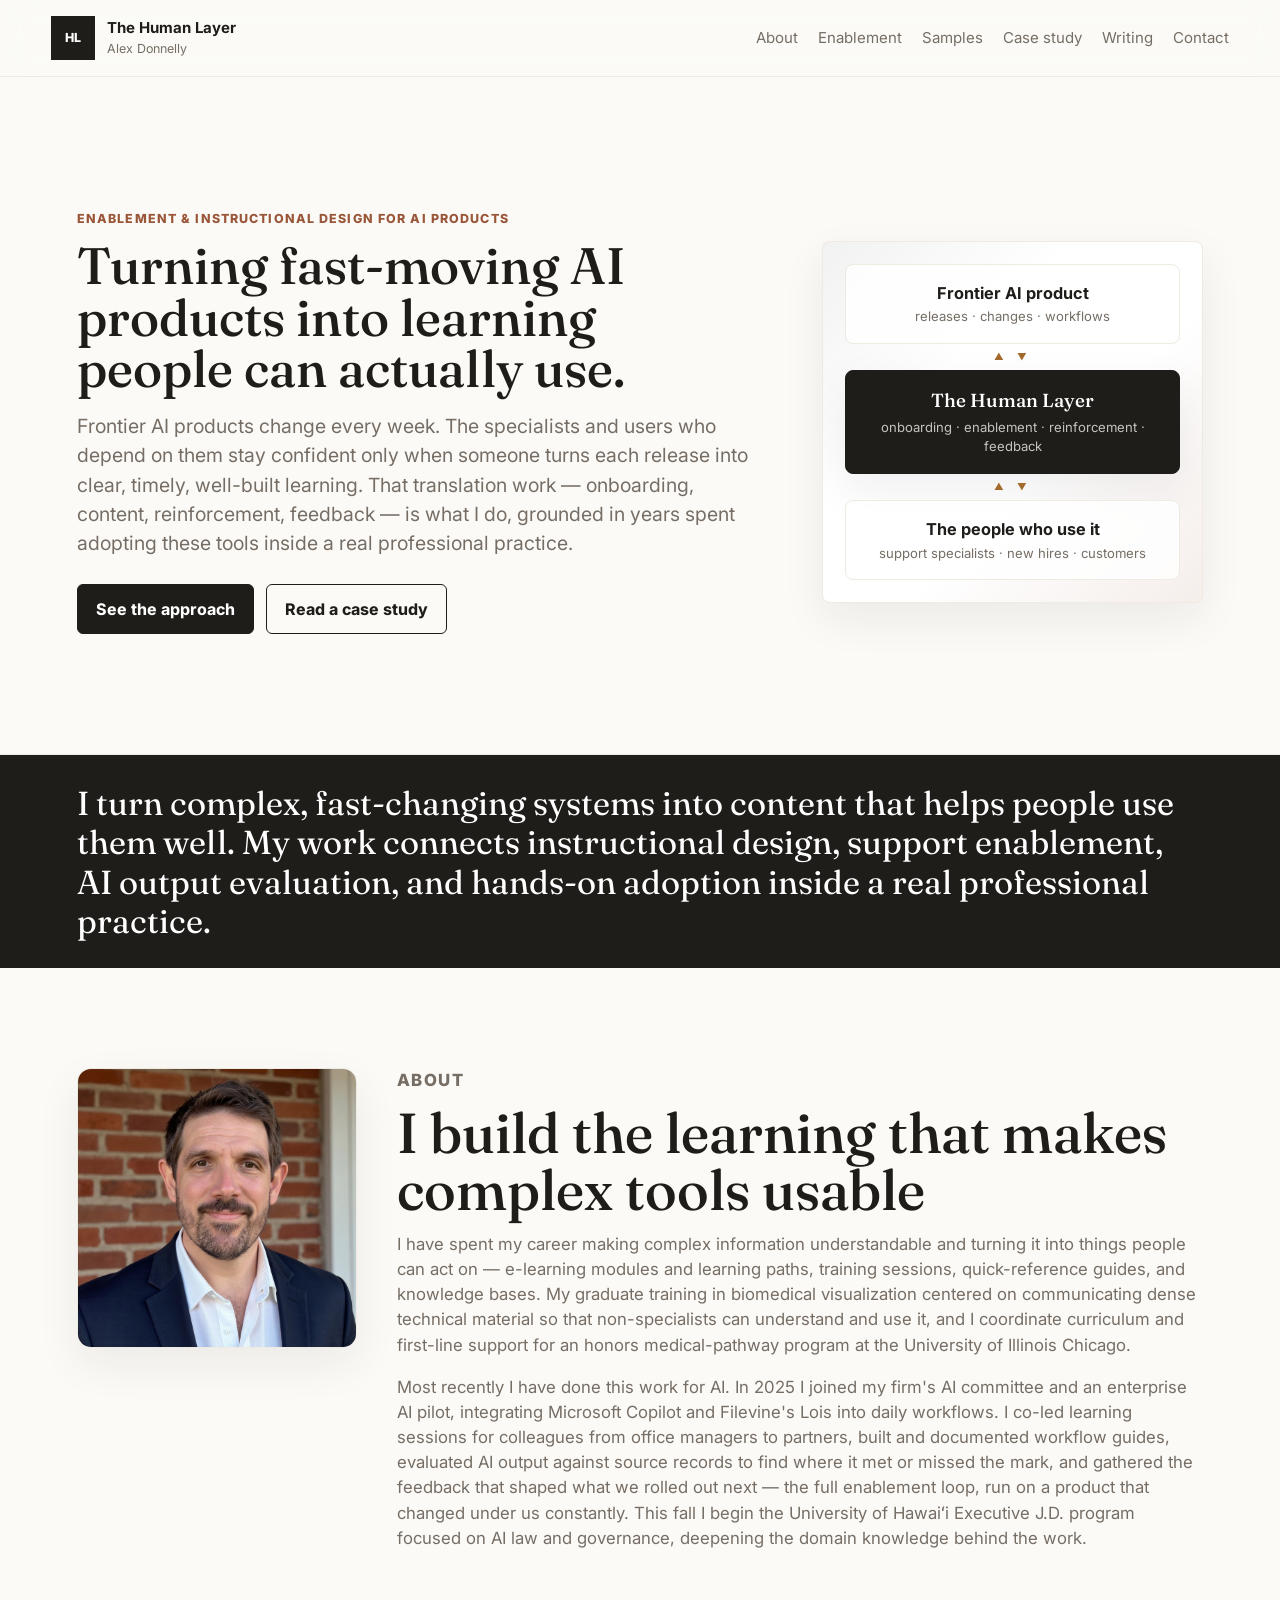
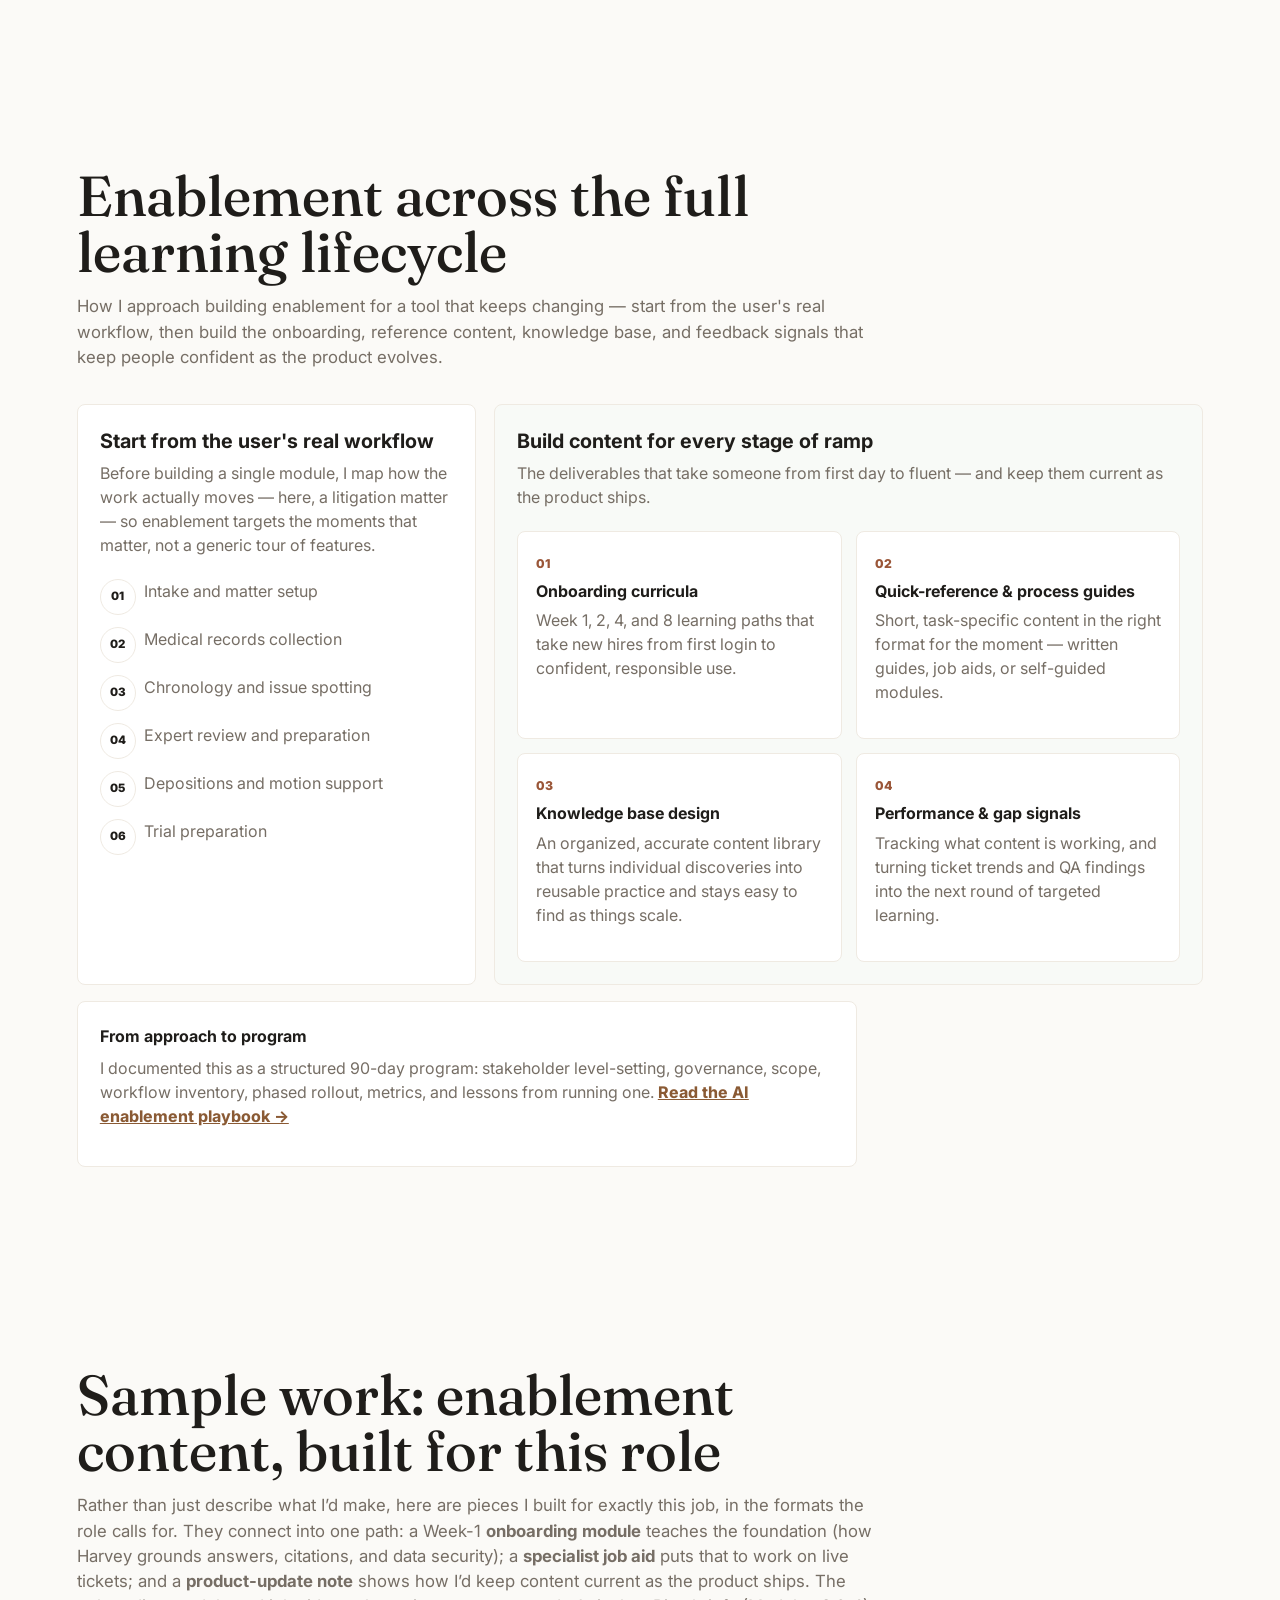
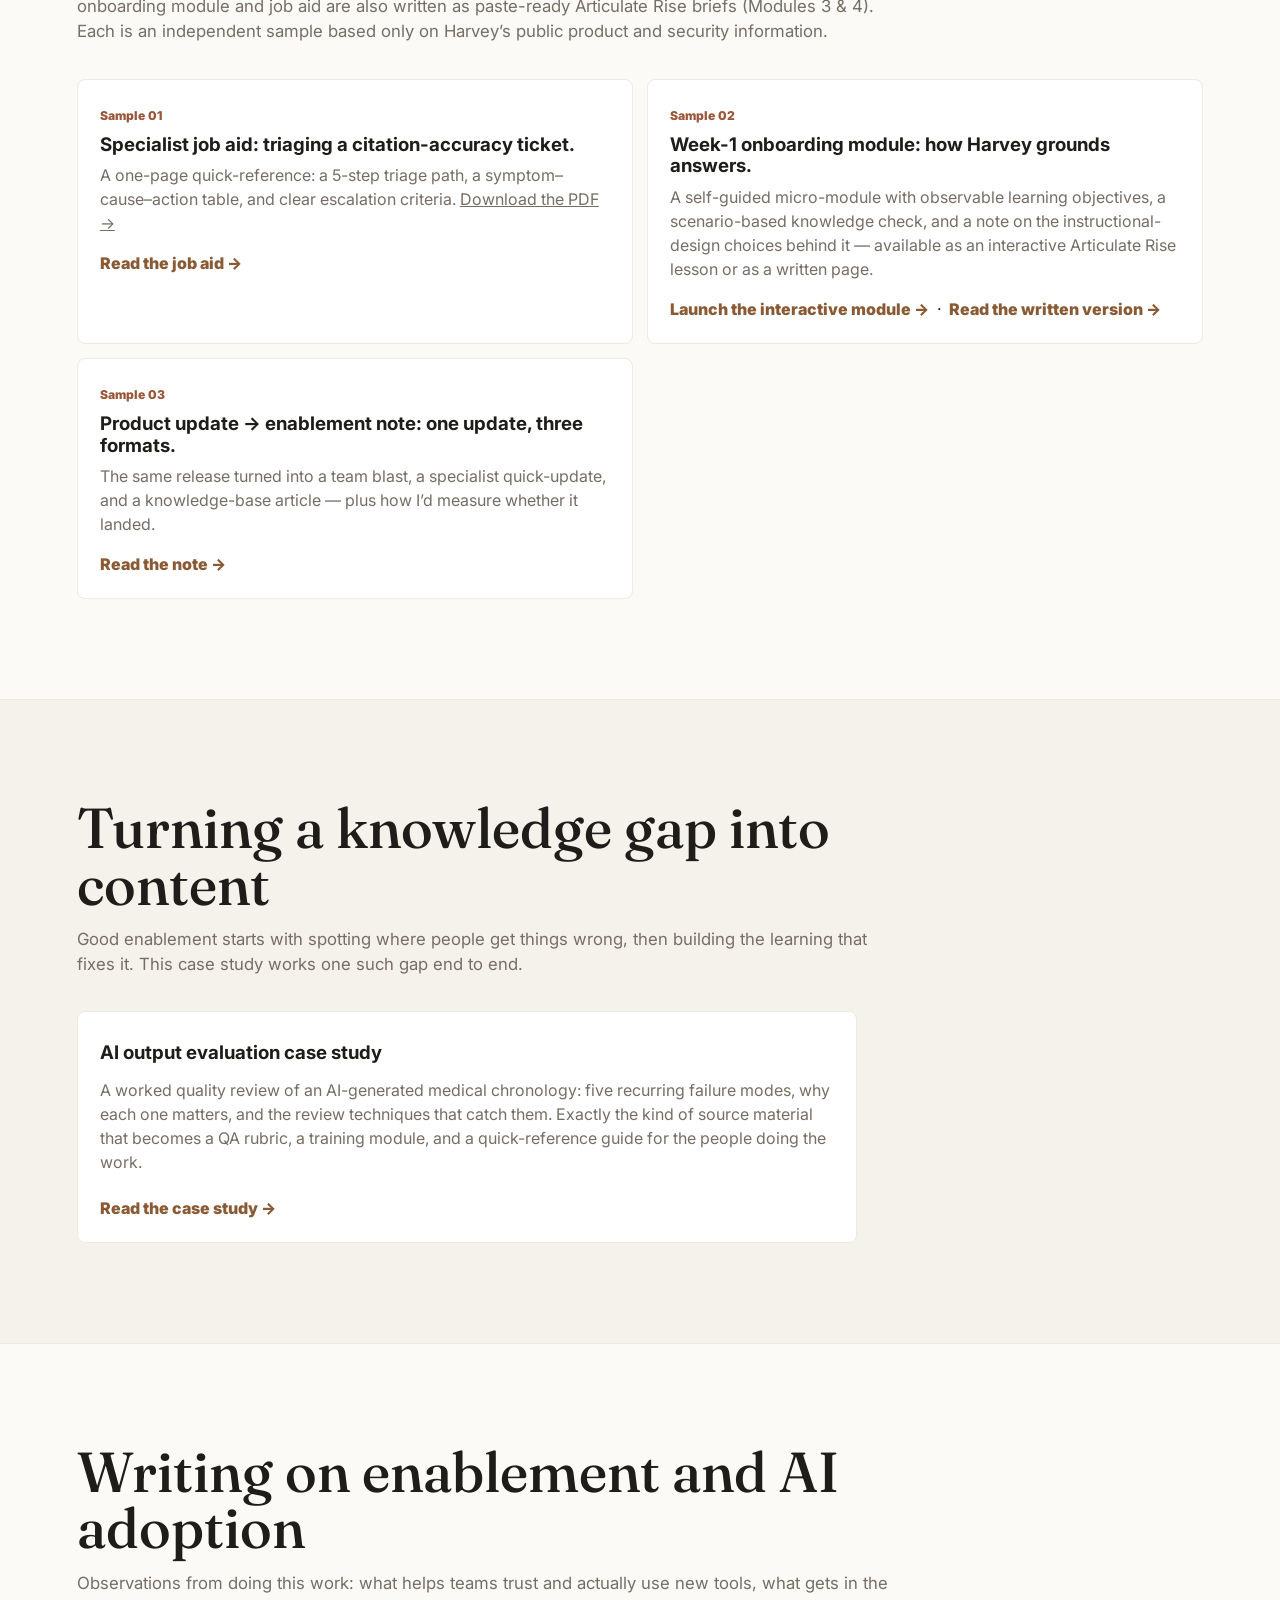
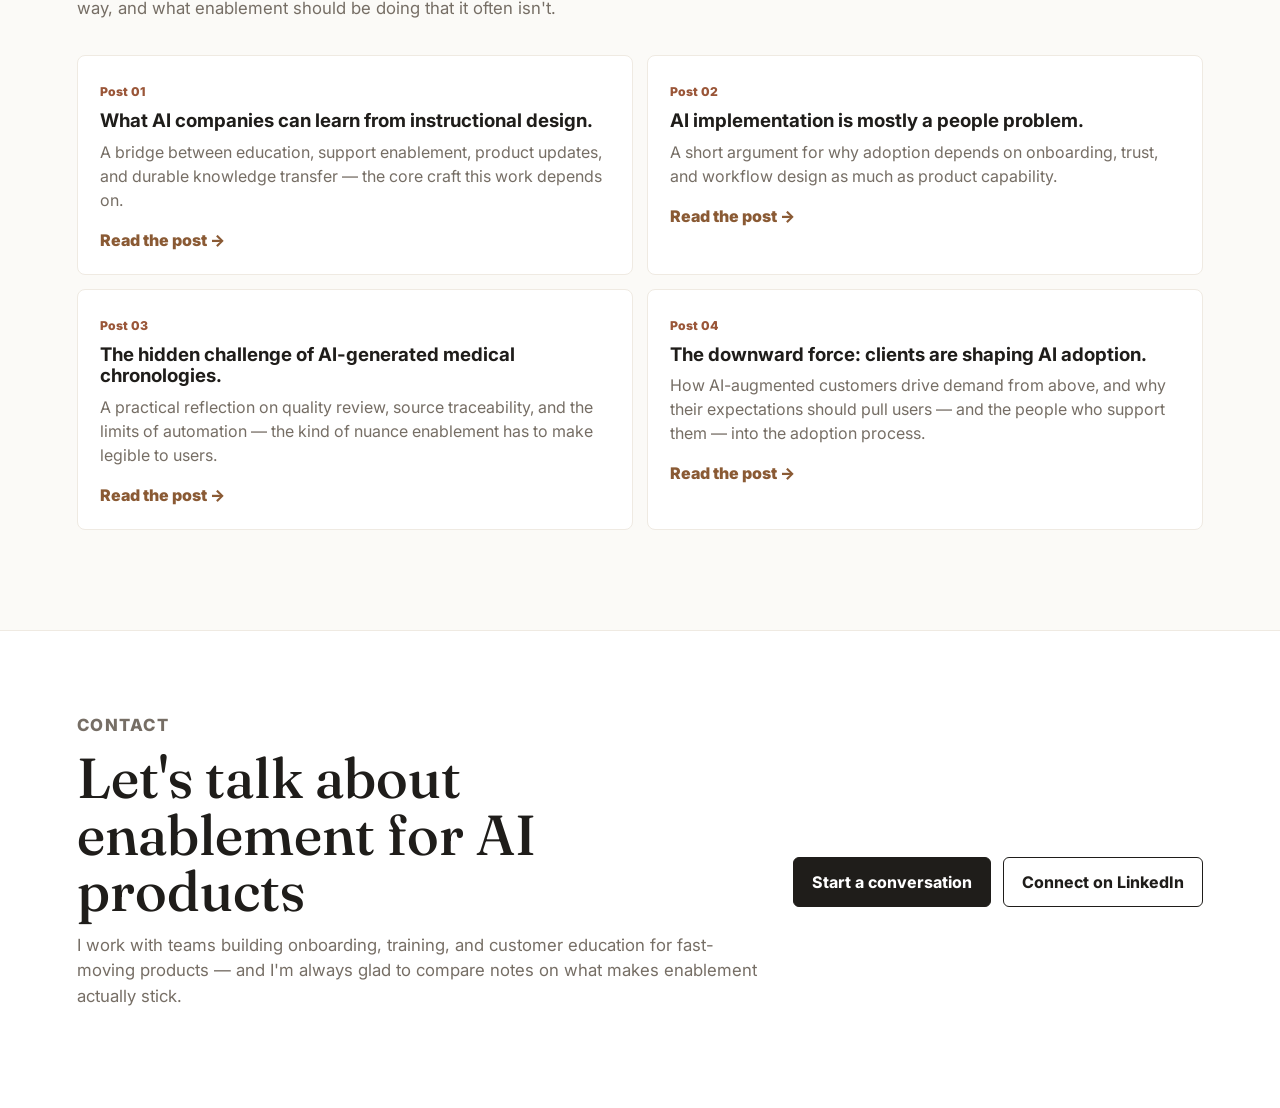
<file: index.html>
<!doctype html>
<html lang="en">
  <head>
    <!-- Google tag (gtag.js) -->
    <script async src="https://www.googletagmanager.com/gtag/js?id=G-5SEJFHV82K"></script>
    <script>
      window.dataLayer = window.dataLayer || [];
      function gtag(){dataLayer.push(arguments);}
      gtag('js', new Date());
      gtag('config', 'G-5SEJFHV82K');
    </script>
    <meta charset="utf-8">
    <meta name="viewport" content="width=device-width, initial-scale=1">
    <title>The Human Layer | Alex Donnelly — Enablement &amp; Instructional Design</title>
    <meta
      name="description"
      content="Support enablement and instructional design for fast-moving AI products: onboarding, training content, knowledge bases, and AI output evaluation — grounded in real adoption work."
    >
    <link rel="icon" href="favicon.svg" type="image/svg+xml">
    <link rel="icon" href="favicon.png" sizes="48x48">
    <link rel="apple-touch-icon" href="apple-touch-icon.png">
    <link rel="preconnect" href="https://fonts.googleapis.com">
    <link rel="preconnect" href="https://fonts.gstatic.com" crossorigin>
    <link href="https://fonts.googleapis.com/css2?family=Fraunces:opsz,wght@9..144,400;9..144,500;9..144,600&family=Inter:wght@400;500;600;700;800&display=swap" rel="stylesheet">
    <link rel="stylesheet" href="styles.css?v=5">
  </head>
  <body>
    <header class="site-header">
      <a class="brand" href="#top" aria-label="The Human Layer home">
        <span class="brand-mark" aria-hidden="true">HL</span>
        <span>
          <strong>The Human Layer</strong>
          <small>Alex Donnelly</small>
        </span>
      </a>

      <nav class="nav" aria-label="Primary navigation">
        <a href="#about">About</a>
        <a href="#blueprint">Enablement</a>
        <a href="#samples">Samples</a>
        <a href="#workflows">Case study</a>
        <a href="#takeaways">Writing</a>
        <a href="#contact">Contact</a>
      </nav>
    </header>

    <main id="top">
      <section class="hero">
        <div class="hero-copy">
          <p class="eyebrow">Enablement &amp; instructional design for AI products</p>
          <h1>Turning fast-moving AI products into learning people can actually use.</h1>
          <p class="lede">
            Frontier AI products change every week. The specialists and users who depend on them stay
            confident only when someone turns each release into clear, timely, well-built learning. That
            translation work — onboarding, content, reinforcement, feedback — is what I do, grounded in
            years spent adopting these tools inside a real professional practice.
          </p>
          <div class="hero-actions" aria-label="Primary actions">
            <a class="button primary" href="#blueprint">See the approach</a>
            <a class="button secondary" href="#workflows">Read a case study</a>
          </div>
        </div>

        <aside class="systems-panel" aria-label="Diagram: AI products reach the people who use them through the human layer">
          <div class="stack">
            <div class="stack-layer">
              <strong>Frontier AI product</strong>
              <span>releases &middot; changes &middot; workflows</span>
            </div>
            <div class="stack-flow" aria-hidden="true">&#9650;&ensp;&#9660;</div>
            <div class="stack-layer human-layer">
              <strong>The Human Layer</strong>
              <span>onboarding &middot; enablement &middot; reinforcement &middot; feedback</span>
            </div>
            <div class="stack-flow" aria-hidden="true">&#9650;&ensp;&#9660;</div>
            <div class="stack-layer">
              <strong>The people who use it</strong>
              <span>support specialists &middot; new hires &middot; customers</span>
            </div>
          </div>
        </aside>
      </section>

      <section class="thesis-band" aria-label="Positioning statement">
        <p>
          I turn complex, fast-changing systems into content that helps people use them well. My work
          connects instructional design, support enablement, AI output evaluation, and hands-on adoption
          inside a real professional practice.
        </p>
      </section>

      <section id="about" class="section">
        <div class="about-layout">
          <img
            class="about-photo"
            src="headshot.jpg"
            alt="Portrait of Alex Donnelly"
            width="280"
            height="280"
            loading="lazy"
          >
          <div class="section-heading about-copy">
          <p class="eyebrow">About</p>
          <h2>I build the learning that makes complex tools usable</h2>
          <p>
            I have spent my career making complex information understandable and turning it into things
            people can act on — e-learning modules and learning paths, training sessions, quick-reference
            guides, and knowledge bases. My graduate training in biomedical visualization centered on
            communicating dense technical material so that non-specialists can understand and use it,
            and I coordinate curriculum and first-line support for an honors medical-pathway program at
            the University of Illinois Chicago.
          </p>
          <p>
            Most recently I have done this work for AI. In 2025 I joined my firm's AI committee and an
            enterprise AI pilot, integrating Microsoft Copilot and Filevine's Lois into daily workflows.
            I co-led learning sessions for colleagues from office managers to partners, built and
            documented workflow guides, evaluated AI output against source records to find where it met
            or missed the mark, and gathered the feedback that shaped what we rolled out next — the full
            enablement loop, run on a product that changed under us constantly. This fall I begin the
            University of Hawai&#x2bb;i Executive J.D. program focused on AI law and governance, deepening
            the domain knowledge behind the work.
          </p>
          </div>
        </div>
      </section>

      <section id="blueprint" class="section">
        <div class="section-heading">
          <h2>Enablement across the full learning lifecycle</h2>
          <p>
            How I approach building enablement for a tool that keeps changing — start from the user's
            real workflow, then build the onboarding, reference content, knowledge base, and feedback
            signals that keep people confident as the product evolves.
          </p>
        </div>

        <div class="blueprint-layout">
          <div class="blueprint-stage">
            <div class="stage-header">
              <h3>Start from the user's real workflow</h3>
              <p>Before building a single module, I map how the work actually moves — here, a litigation
              matter — so enablement targets the moments that matter, not a generic tour of features.</p>
            </div>
            <ol class="timeline">
              <li>Intake and matter setup</li>
              <li>Medical records collection</li>
              <li>Chronology and issue spotting</li>
              <li>Expert review and preparation</li>
              <li>Depositions and motion support</li>
              <li>Trial preparation</li>
            </ol>
          </div>

          <div class="blueprint-stage emphasized">
            <div class="stage-header">
              <h3>Build content for every stage of ramp</h3>
              <p>The deliverables that take someone from first day to fluent — and keep them current as
              the product ships.</p>
            </div>
            <div class="enablement-cards">
              <article>
                <span>01</span>
                <h4>Onboarding curricula</h4>
                <p>Week 1, 2, 4, and 8 learning paths that take new hires from first login to confident,
                responsible use.</p>
              </article>
              <article>
                <span>02</span>
                <h4>Quick-reference &amp; process guides</h4>
                <p>Short, task-specific content in the right format for the moment — written guides, job
                aids, or self-guided modules.</p>
              </article>
              <article>
                <span>03</span>
                <h4>Knowledge base design</h4>
                <p>An organized, accurate content library that turns individual discoveries into reusable
                practice and stays easy to find as things scale.</p>
              </article>
              <article>
                <span>04</span>
                <h4>Performance &amp; gap signals</h4>
                <p>Tracking what content is working, and turning ticket trends and QA findings into the
                next round of targeted learning.</p>
              </article>
            </div>
          </div>
        </div>

        <div class="project-preview blueprint-cta">
          <strong>From approach to program</strong>
          <p>
            I documented this as a structured 90-day program: stakeholder level-setting, governance,
            scope, workflow inventory, phased rollout, metrics, and lessons from running one.
            <a href="playbook.html">Read the AI enablement playbook &rarr;</a>
          </p>
        </div>
      </section>

      <section id="samples" class="section">
        <div class="section-heading">
          <h2>Sample work: enablement content, built for this role</h2>
          <p>
            Rather than just describe what I&rsquo;d make, here are pieces I built for exactly this job, in
            the formats the role calls for. They connect into one path: a Week-1 <strong>onboarding
            module</strong> teaches the foundation (how Harvey grounds answers, citations, and data
            security); a <strong>specialist job aid</strong> puts that to work on live tickets; and a
            <strong>product-update note</strong> shows how I&rsquo;d keep content current as the product
            ships. The onboarding module and job aid are also written as paste-ready Articulate Rise
            briefs (Modules 3 &amp; 4). Each is an independent sample based only on Harvey&rsquo;s public
            product and security information.
          </p>
        </div>

        <div class="writing-list">
          <article>
            <span>Sample 01</span>
            <h3><a href="support-job-aid.html">Specialist job aid: triaging a citation-accuracy ticket.</a></h3>
            <p>
              A one-page quick-reference: a 5-step triage path, a symptom&ndash;cause&ndash;action table,
              and clear escalation criteria. <a href="Specialist_Job_Aid_Citation_Accuracy.pdf">Download the PDF &rarr;</a>
            </p>
            <a class="text-button" href="support-job-aid.html">Read the job aid →</a>
          </article>
          <article>
            <span>Sample 02</span>
            <h3><a href="rise-module.html">Week-1 onboarding module: how Harvey grounds answers.</a></h3>
            <p>
              A self-guided micro-module with observable learning objectives, a scenario-based knowledge
              check, and a note on the instructional-design choices behind it &mdash; available as an
              interactive Articulate Rise lesson or as a written page.
            </p>
            <a class="text-button" href="rise-module.html">Launch the interactive module →</a>
            &nbsp;&middot;&nbsp;
            <a class="text-button" href="onboarding-module.html">Read the written version →</a>
          </article>
          <article>
            <span>Sample 03</span>
            <h3><a href="product-update-note.html">Product update &rarr; enablement note: one update, three formats.</a></h3>
            <p>
              The same release turned into a team blast, a specialist quick-update, and a knowledge-base
              article &mdash; plus how I&rsquo;d measure whether it landed.
            </p>
            <a class="text-button" href="product-update-note.html">Read the note →</a>
          </article>
        </div>
      </section>

      <section id="workflows" class="section muted">
        <div class="section-heading">
          <h2>Turning a knowledge gap into content</h2>
          <p>
            Good enablement starts with spotting where people get things wrong, then building the
            learning that fixes it. This case study works one such gap end to end.
          </p>
        </div>

        <div class="project-grid single">
          <article class="project-card">
            <h3>AI output evaluation case study</h3>
            <p>
              A worked quality review of an AI-generated medical chronology: five recurring failure
              modes, why each one matters, and the review techniques that catch them. Exactly the kind
              of source material that becomes a QA rubric, a training module, and a quick-reference
              guide for the people doing the work.
            </p>
            <a class="text-button" href="evaluation.html">Read the case study →</a>
          </article>
        </div>
      </section>

      <section id="takeaways" class="section">
        <div class="section-heading">
          <h2>Writing on enablement and AI adoption</h2>
          <p>
            Observations from doing this work: what helps teams trust and actually use new tools, what
            gets in the way, and what enablement should be doing that it often isn't.
          </p>
        </div>

        <div class="writing-list">
          <article>
            <span>Post 01</span>
            <h3><a href="instructional-design.html">What AI companies can learn from instructional design.</a></h3>
            <p>
              A bridge between education, support enablement, product updates, and durable knowledge
              transfer — the core craft this work depends on.
            </p>
            <a class="text-button" href="instructional-design.html">Read the post →</a>
          </article>
          <article>
            <span>Post 02</span>
            <h3><a href="people-problem.html">AI implementation is mostly a people problem.</a></h3>
            <p>
              A short argument for why adoption depends on onboarding, trust, and workflow design as much
              as product capability.
            </p>
            <a class="text-button" href="people-problem.html">Read the post →</a>
          </article>
          <article>
            <span>Post 03</span>
            <h3><a href="chronology-challenge.html">The hidden challenge of AI-generated medical chronologies.</a></h3>
            <p>
              A practical reflection on quality review, source traceability, and the limits of automation
              — the kind of nuance enablement has to make legible to users.
            </p>
            <a class="text-button" href="chronology-challenge.html">Read the post →</a>
          </article>
          <article>
            <span>Post 04</span>
            <h3><a href="downward-force.html">The downward force: clients are shaping AI adoption.</a></h3>
            <p>
              How AI-augmented customers drive demand from above, and why their expectations should pull
              users — and the people who support them — into the adoption process.
            </p>
            <a class="text-button" href="downward-force.html">Read the post →</a>
          </article>
        </div>
      </section>

      <section id="contact" class="contact-section">
        <div>
          <p class="eyebrow">Contact</p>
          <h2>Let's talk about enablement for AI products</h2>
          <p>
            I work with teams building onboarding, training, and customer education for fast-moving
            products — and I'm always glad to compare notes on what makes enablement actually stick.
          </p>
        </div>
        <div class="hero-actions">
          <a class="button primary" href="mailto:a.james.donnelly@gmail.com">Start a conversation</a>
          <a class="button secondary" href="https://www.linkedin.com/in/alexjdonnelly">Connect on LinkedIn</a>
        </div>
      </section>
    </main>

  </body>
</html>
</file>
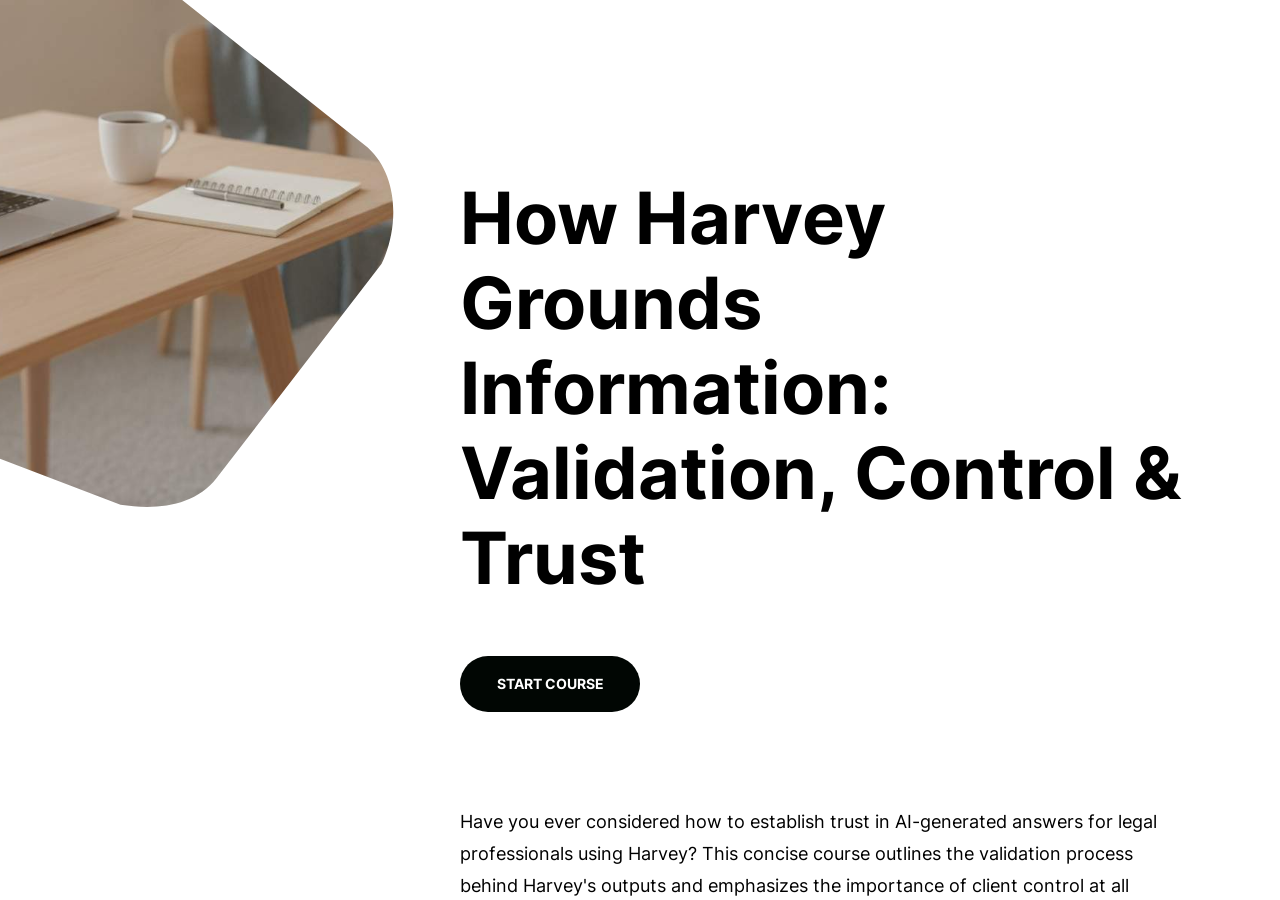
<file: rise-module/index.html>
<!doctype html>
<!-- 
course package version: Alpb0s1s
rise_frontend sha: 0ab0a196c4b95fd932a14095912745d4fe95b87a
learn_distribution_frontend sha: 44a5407326fbb1c8bf0bc3de2f35b549efcdd189
mondrian sha: 3f24b16ccc34adc21a1424efacfe6b013ea2a2da
sandbox sha: 42753f3391b109fa3788c525c22880445ab48325
 -->
<html lang="en">
  <head>
    <meta charset="utf-8">
    <meta name="viewport" content="width=device-width,initial-scale=1">
    <title>How Harvey Grounds Information: Validation, Control &amp; Trust</title>
    
    <script type="application/json" id="__CONFIG__">
      {"remoteManifest":{"learn_distribution_frontend":{".js":["learn_dist/entry.js"]},"mondrian":{".js":["mondrian/entry.js"]}},"assetTargetPrefixes":{"media":"assets","font":"lib/fonts"}}
    </script>
    
    <script src="lib/dist/6915d1e9.js"></script>
  </head>
  <body>
    <div id="app"></div>
    
      <script src="lib/rise/d14831fd.js"></script>
    
  </body>
</html>
</file>
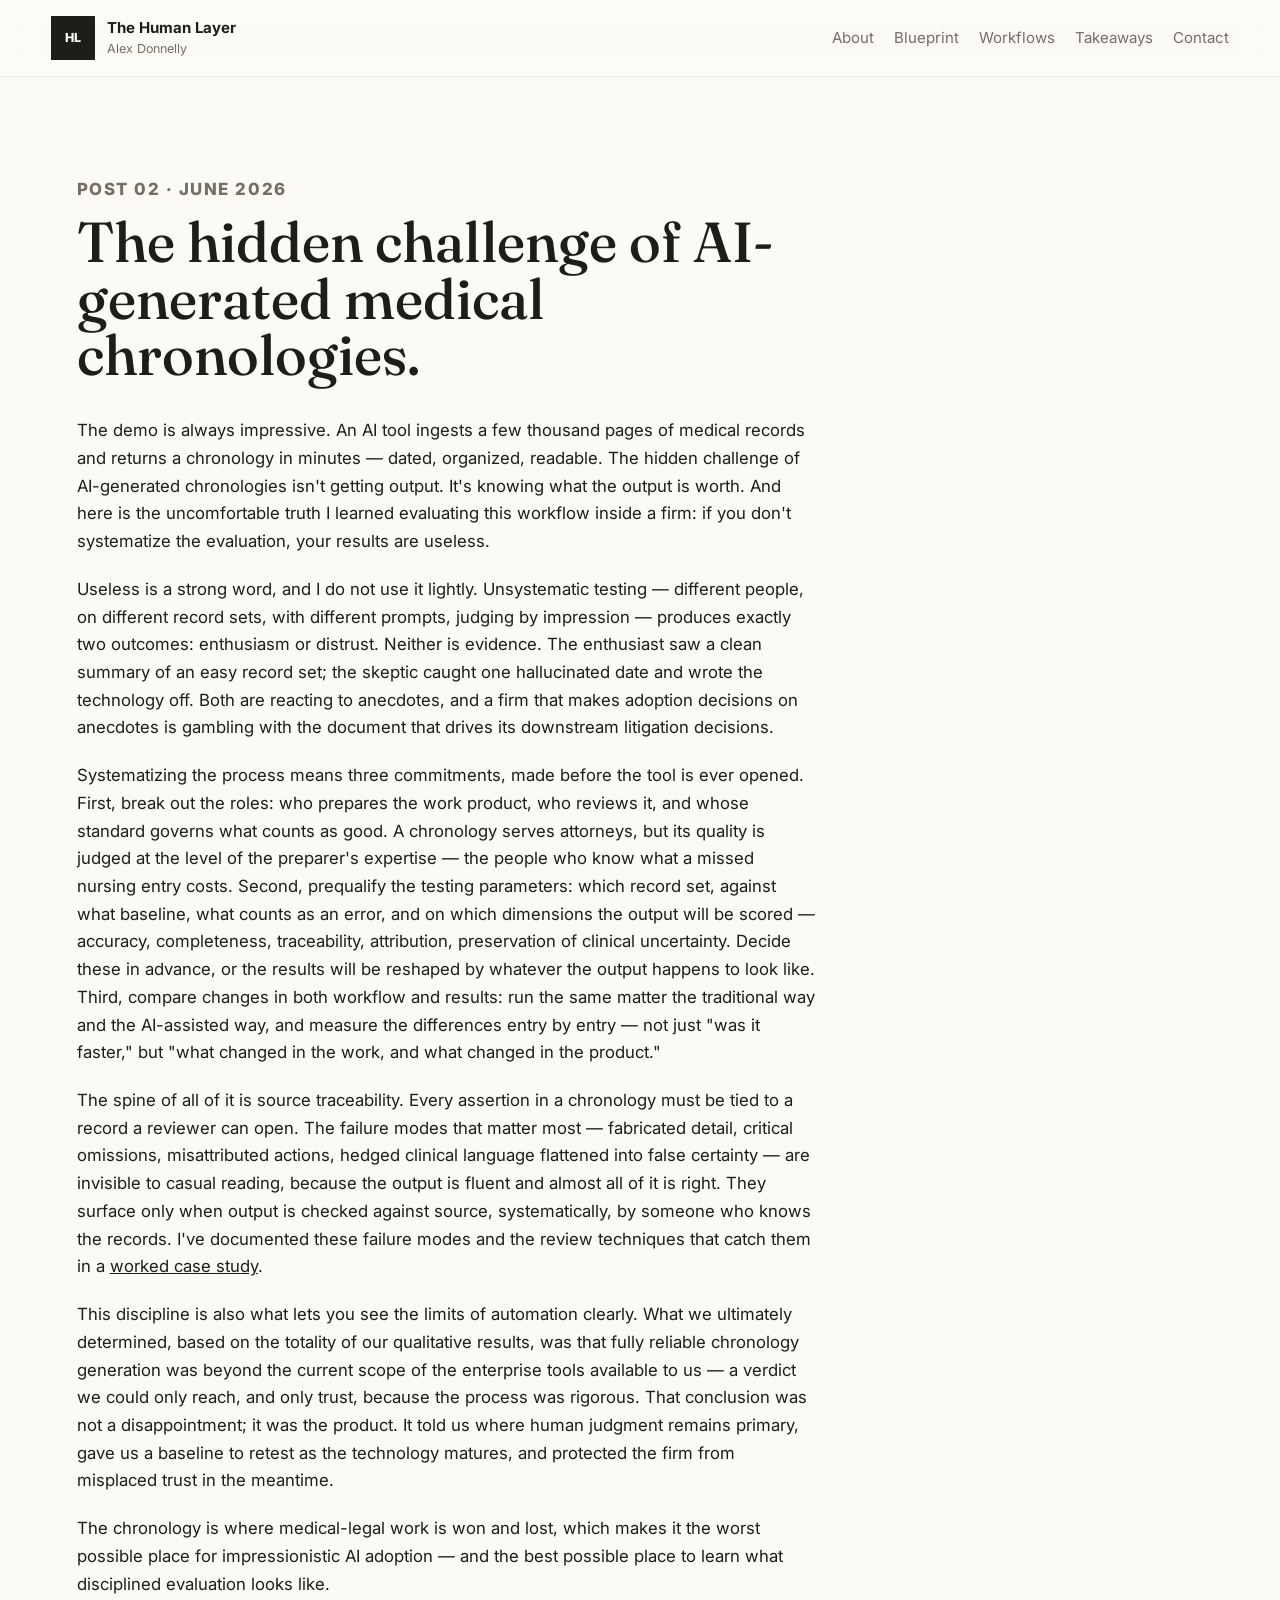
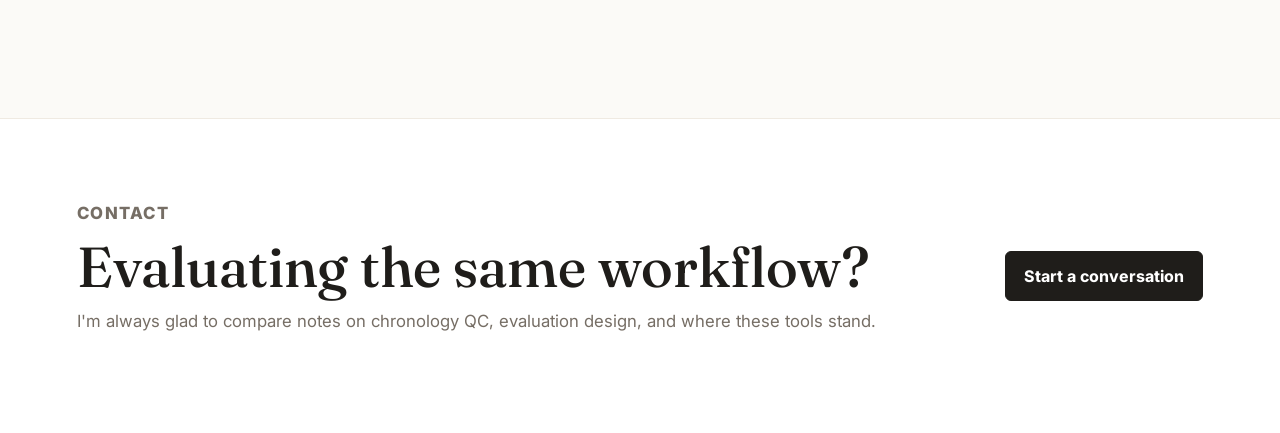
<file: chronology-challenge.html>
<!doctype html>
<html lang="en">
  <head>
    <!-- Google tag (gtag.js) -->
    <script async src="https://www.googletagmanager.com/gtag/js?id=G-5SEJFHV82K"></script>
    <script>
      window.dataLayer = window.dataLayer || [];
      function gtag(){dataLayer.push(arguments);}
      gtag('js', new Date());
      gtag('config', 'G-5SEJFHV82K');
    </script>
    <meta charset="utf-8">
    <meta name="viewport" content="width=device-width, initial-scale=1">
    <title>The Hidden Challenge of AI-Generated Medical Chronologies | Alex Donnelly</title>
    <meta
      name="description"
      content="Why unsystematic testing of AI-generated medical chronologies produces useless results — and what disciplined evaluation requires: defined roles, prequalified parameters, and before/after comparison."
    >
    <link rel="icon" href="favicon.svg" type="image/svg+xml">
    <link rel="icon" href="favicon.png" sizes="48x48">
    <link rel="apple-touch-icon" href="apple-touch-icon.png">
    <link rel="preconnect" href="https://fonts.googleapis.com">
    <link rel="preconnect" href="https://fonts.gstatic.com" crossorigin>
    <link href="https://fonts.googleapis.com/css2?family=Fraunces:opsz,wght@9..144,400;9..144,500;9..144,600&family=Inter:wght@400;500;600;700;800&display=swap" rel="stylesheet">
    <link rel="stylesheet" href="styles.css?v=5">
  </head>
  <body>
    <header class="site-header">
      <a class="brand" href="index.html" aria-label="The Human Layer home">
        <span class="brand-mark" aria-hidden="true">HL</span>
        <span>
          <strong>The Human Layer</strong>
          <small>Alex Donnelly</small>
        </span>
      </a>

      <nav class="nav" aria-label="Primary navigation">
        <a href="index.html#about">About</a>
        <a href="index.html#blueprint">Blueprint</a>
        <a href="index.html#workflows">Workflows</a>
        <a href="index.html#takeaways">Takeaways</a>
        <a href="index.html#contact">Contact</a>
      </nav>
    </header>

    <main id="top">
      <section class="section">
        <div class="section-heading">
          <p class="eyebrow">Post 02 &middot; June 2026</p>
          <h2>The hidden challenge of AI-generated medical chronologies.</h2>
        </div>

        <div class="post-body">
          <p>
            The demo is always impressive. An AI tool ingests a few thousand pages of medical records
            and returns a chronology in minutes — dated, organized, readable. The hidden challenge of
            AI-generated chronologies isn't getting output. It's knowing what the output is worth. And
            here is the uncomfortable truth I learned evaluating this workflow inside a firm: if you
            don't systematize the evaluation, your results are useless.
          </p>
          <p>
            Useless is a strong word, and I do not use it lightly. Unsystematic testing — different people, on
            different record sets, with different prompts, judging by impression — produces exactly two
            outcomes: enthusiasm or distrust. Neither is evidence. The enthusiast saw a clean summary of
            an easy record set; the skeptic caught one hallucinated date and wrote the technology off.
            Both are reacting to anecdotes, and a firm that makes adoption decisions on anecdotes is
            gambling with the document that drives its downstream litigation decisions.
          </p>
          <p>
            Systematizing the process means three commitments, made before the tool is ever opened.
            First, break out the roles: who prepares the work product, who reviews it, and whose
            standard governs what counts as good. A chronology serves attorneys, but its quality is
            judged at the level of the preparer's expertise — the people who know what a missed nursing
            entry costs. Second, prequalify the testing parameters: which record set, against what
            baseline, what counts as an error, and on which dimensions the output will be scored —
            accuracy, completeness, traceability, attribution, preservation of clinical uncertainty.
            Decide these in advance, or the results will be reshaped by whatever the output happens to
            look like. Third, compare changes in both workflow and results: run the same matter the
            traditional way and the AI-assisted way, and measure the differences entry by entry — not
            just "was it faster," but "what changed in the work, and what changed in the product."
          </p>
          <p>
            The spine of all of it is source traceability. Every assertion in a chronology must be
            tied to a record a reviewer can open. The failure modes that matter most — fabricated
            detail, critical omissions, misattributed actions, hedged clinical language flattened into
            false certainty — are invisible to casual reading, because the output is fluent and almost
            all of it is right. They surface only when output is checked against source,
            systematically, by someone who knows the records. I've documented these failure modes and
            the review techniques that catch them in a
            <a href="evaluation.html">worked case study</a>.
          </p>
          <p>
            This discipline is also what lets you see the limits of automation clearly. What we
            ultimately determined, based on the totality of our qualitative results, was that fully
            reliable chronology generation was beyond the current scope of the enterprise tools
            available to us — a verdict we could only reach, and only trust, because the process was
            rigorous. That conclusion was not a disappointment; it was the product. It told us where
            human judgment remains primary, gave us a baseline to retest as the technology matures, and
            protected the firm from misplaced trust in the meantime.
          </p>
          <p>
            The chronology is where medical-legal work is won and lost, which makes it the worst
            possible place for impressionistic AI adoption — and the best possible place to learn what
            disciplined evaluation looks like.
          </p>
        </div>
      </section>

      <section class="contact-section">
        <div>
          <p class="eyebrow">Contact</p>
          <h2>Evaluating the same workflow?</h2>
          <p>
            I'm always glad to compare notes on chronology QC, evaluation design, and where these tools
            stand.
          </p>
        </div>
        <a class="button primary" href="mailto:a.james.donnelly@gmail.com">Start a conversation</a>
      </section>
    </main>
  </body>
</html>
</file>
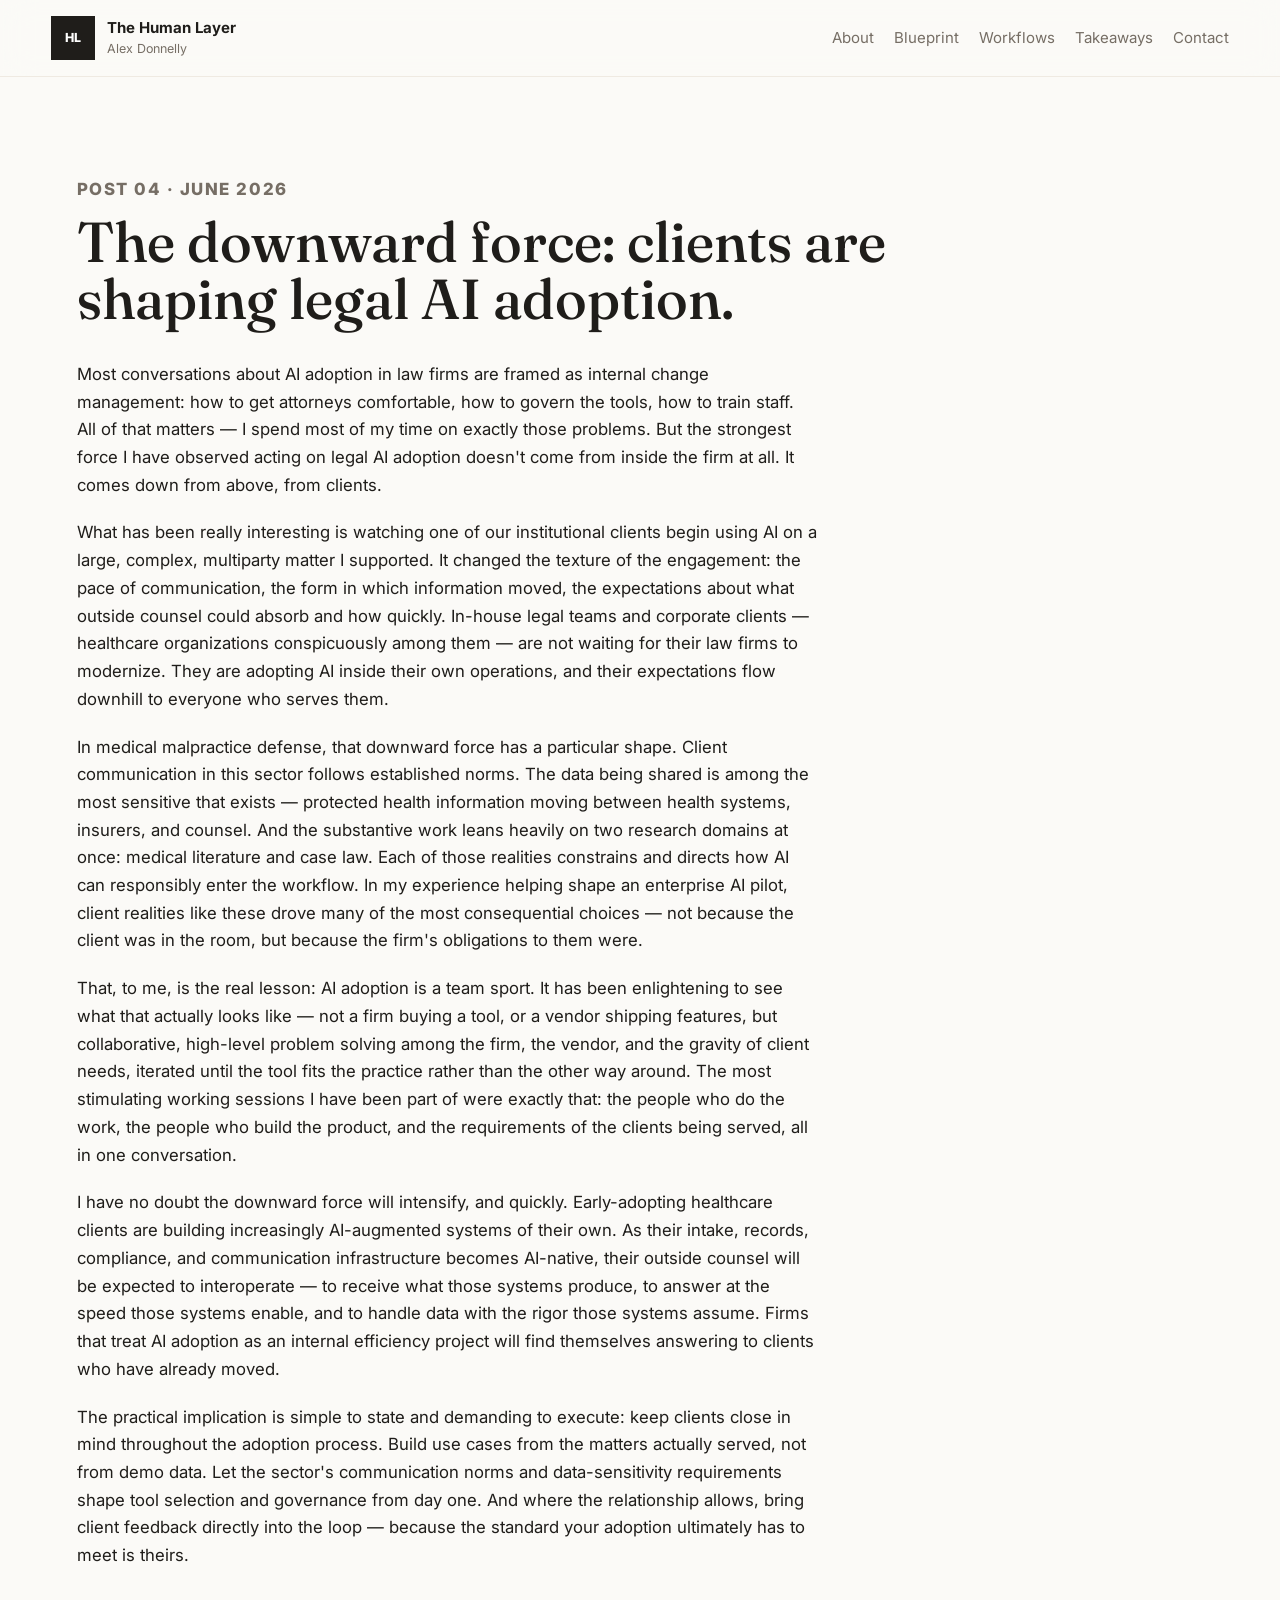
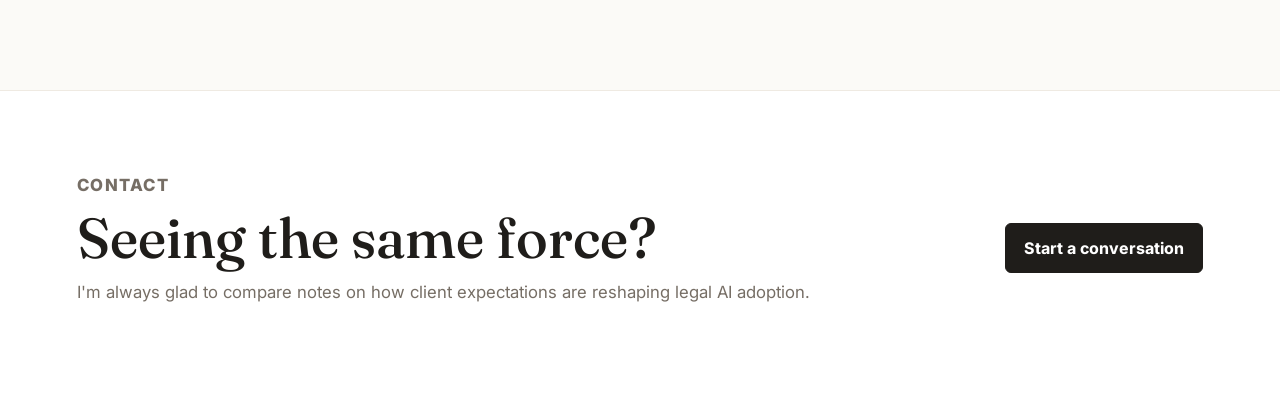
<file: downward-force.html>
<!doctype html>
<html lang="en">
  <head>
    <!-- Google tag (gtag.js) -->
    <script async src="https://www.googletagmanager.com/gtag/js?id=G-5SEJFHV82K"></script>
    <script>
      window.dataLayer = window.dataLayer || [];
      function gtag(){dataLayer.push(arguments);}
      gtag('js', new Date());
      gtag('config', 'G-5SEJFHV82K');
    </script>
    <meta charset="utf-8">
    <meta name="viewport" content="width=device-width, initial-scale=1">
    <title>The Downward Force: Clients Are Shaping Legal AI Adoption | Alex Donnelly</title>
    <meta
      name="description"
      content="AI-augmented corporate and healthcare clients are driving legal AI demand from above the firm — and adoption should be designed with clients close in mind."
    >
    <link rel="icon" href="favicon.svg" type="image/svg+xml">
    <link rel="icon" href="favicon.png" sizes="48x48">
    <link rel="apple-touch-icon" href="apple-touch-icon.png">
    <link rel="preconnect" href="https://fonts.googleapis.com">
    <link rel="preconnect" href="https://fonts.gstatic.com" crossorigin>
    <link href="https://fonts.googleapis.com/css2?family=Fraunces:opsz,wght@9..144,400;9..144,500;9..144,600&family=Inter:wght@400;500;600;700;800&display=swap" rel="stylesheet">
    <link rel="stylesheet" href="styles.css?v=5">
  </head>
  <body>
    <header class="site-header">
      <a class="brand" href="index.html" aria-label="The Human Layer home">
        <span class="brand-mark" aria-hidden="true">HL</span>
        <span>
          <strong>The Human Layer</strong>
          <small>Alex Donnelly</small>
        </span>
      </a>

      <nav class="nav" aria-label="Primary navigation">
        <a href="index.html#about">About</a>
        <a href="index.html#blueprint">Blueprint</a>
        <a href="index.html#workflows">Workflows</a>
        <a href="index.html#takeaways">Takeaways</a>
        <a href="index.html#contact">Contact</a>
      </nav>
    </header>

    <main id="top">
      <section class="section">
        <div class="section-heading">
          <p class="eyebrow">Post 04 · June 2026</p>
          <h2>The downward force: clients are shaping legal AI adoption.</h2>
        </div>

        <div class="post-body">
          <p>
            Most conversations about AI adoption in law firms are framed as internal change management:
            how to get attorneys comfortable, how to govern the tools, how to train staff. All of that
            matters — I spend most of my time on exactly those problems. But the strongest force I have
            observed acting on legal AI adoption doesn't come from inside the firm at all. It comes down
            from above, from clients.
          </p>
          <p>
            What has been really interesting is watching one of our institutional clients begin using
            AI on a large, complex, multiparty matter I supported. It changed the texture of the
            engagement: the pace of communication, the form in which information moved, the
            expectations about what outside counsel could absorb and how quickly. In-house legal teams
            and corporate clients — healthcare organizations conspicuously among them — are not waiting
            for their law firms to modernize. They are adopting AI inside their own operations, and
            their expectations flow downhill to everyone who serves them.
          </p>
          <p>
            In medical malpractice defense, that downward force has a particular shape. Client
            communication in this sector follows established norms. The data being shared is among the
            most sensitive that exists — protected health information moving between health systems,
            insurers, and counsel. And the substantive work leans heavily on two research domains at
            once: medical literature and case law. Each of those realities constrains and directs how AI
            can responsibly enter the workflow. In my experience helping shape an enterprise AI pilot,
            client realities like these drove many of the most consequential choices — not because the
            client was in the room, but because the firm's obligations to them were.
          </p>
          <p>
            That, to me, is the real lesson: AI adoption is a team sport. It has been enlightening to
            see what that actually looks like — not a firm buying a tool, or a vendor shipping
            features, but collaborative, high-level problem solving among the firm, the vendor, and the
            gravity of client needs, iterated until the tool fits the practice rather than the other
            way around. The most stimulating working sessions I have been part of were exactly that:
            the people who do the work, the people who build the product, and the requirements of the
            clients being served, all in one conversation.
          </p>
          <p>
            I have no doubt the downward force will intensify, and quickly. Early-adopting healthcare clients are
            building increasingly AI-augmented systems of their own. As their intake, records,
            compliance, and communication infrastructure becomes AI-native, their outside counsel will
            be expected to interoperate — to receive what those systems produce, to answer at the speed
            those systems enable, and to handle data with the rigor those systems assume. Firms that
            treat AI adoption as an internal efficiency project will find themselves answering to
            clients who have already moved.
          </p>
          <p>
            The practical implication is simple to state and demanding to execute: keep clients close in
            mind throughout the adoption process. Build use cases from the matters actually served, not
            from demo data. Let the sector's communication norms and data-sensitivity requirements shape
            tool selection and governance from day one. And where the relationship allows, bring client
            feedback directly into the loop — because the standard your adoption ultimately has to meet
            is theirs.
          </p>
        </div>
      </section>

      <section class="contact-section">
        <div>
          <p class="eyebrow">Contact</p>
          <h2>Seeing the same force?</h2>
          <p>
            I'm always glad to compare notes on how client expectations are reshaping legal AI adoption.
          </p>
        </div>
        <a class="button primary" href="mailto:a.james.donnelly@gmail.com">Start a conversation</a>
      </section>
    </main>
  </body>
</html>
</file>
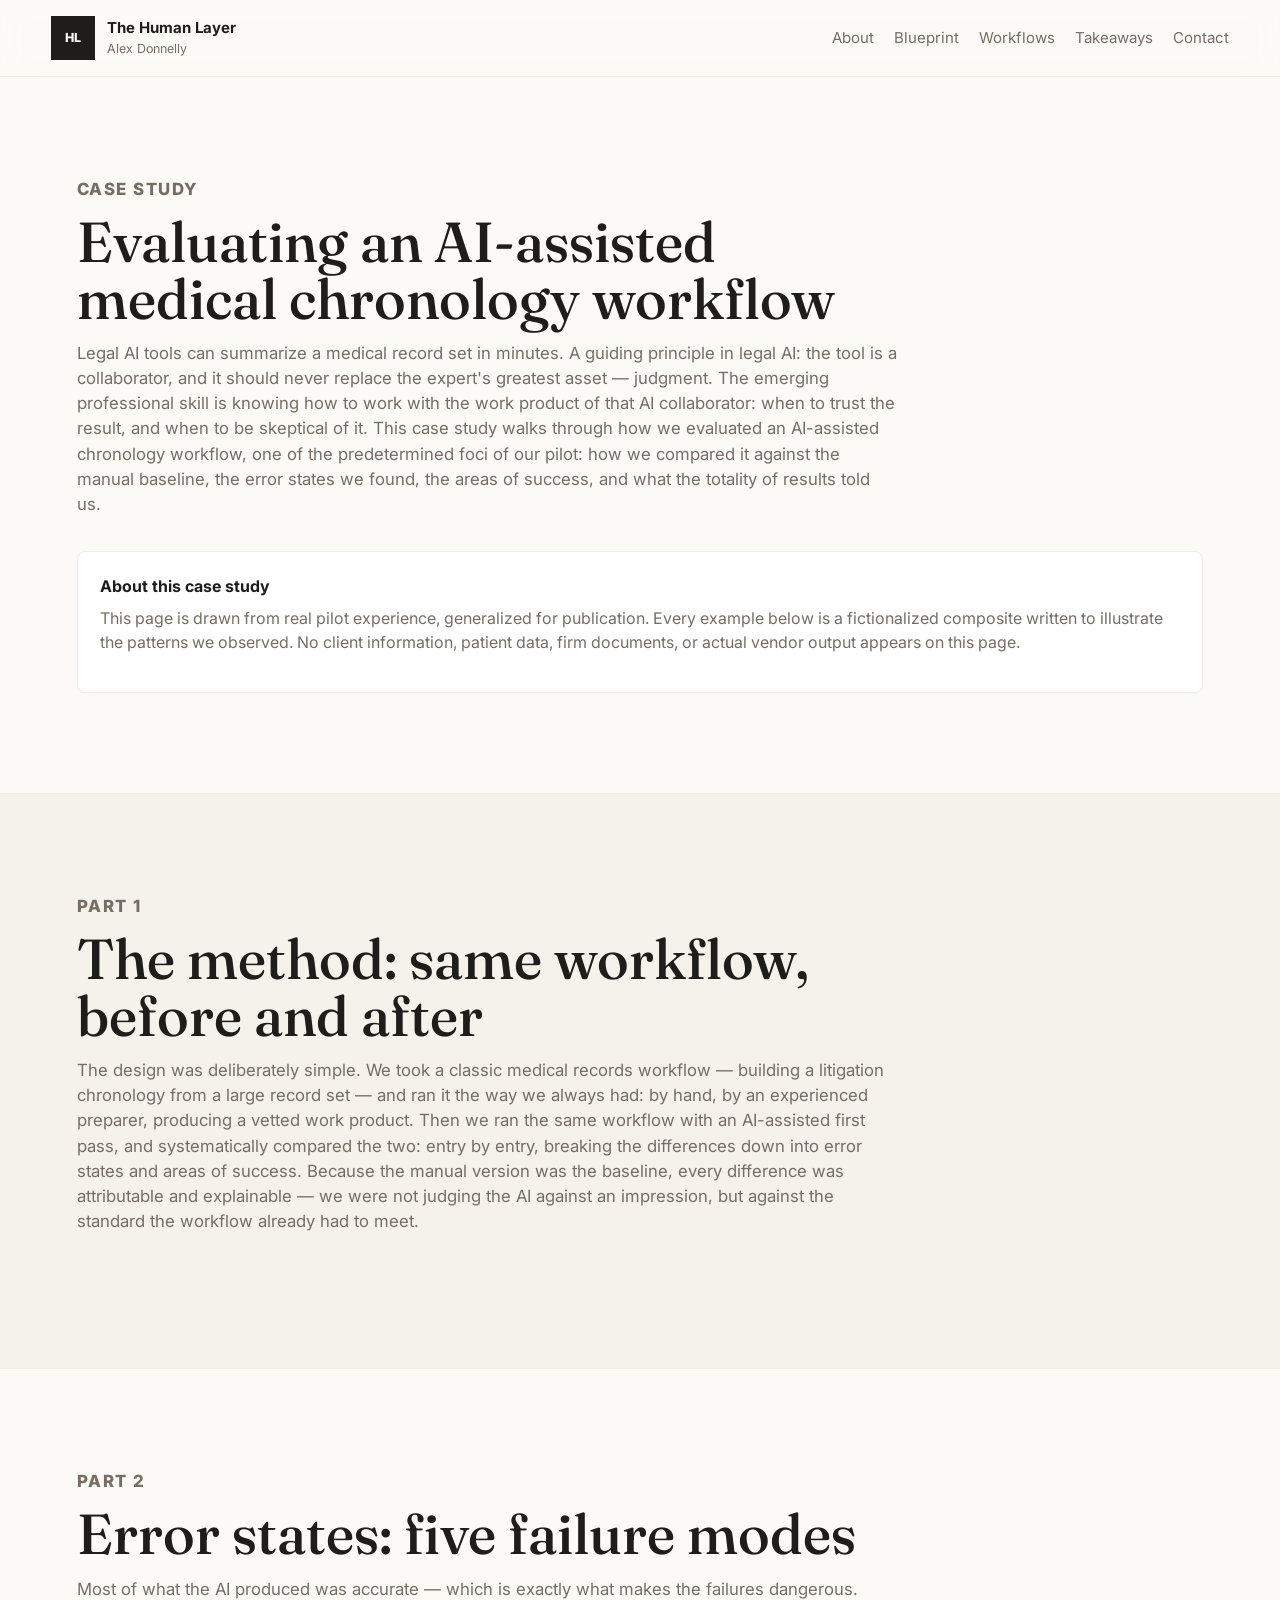
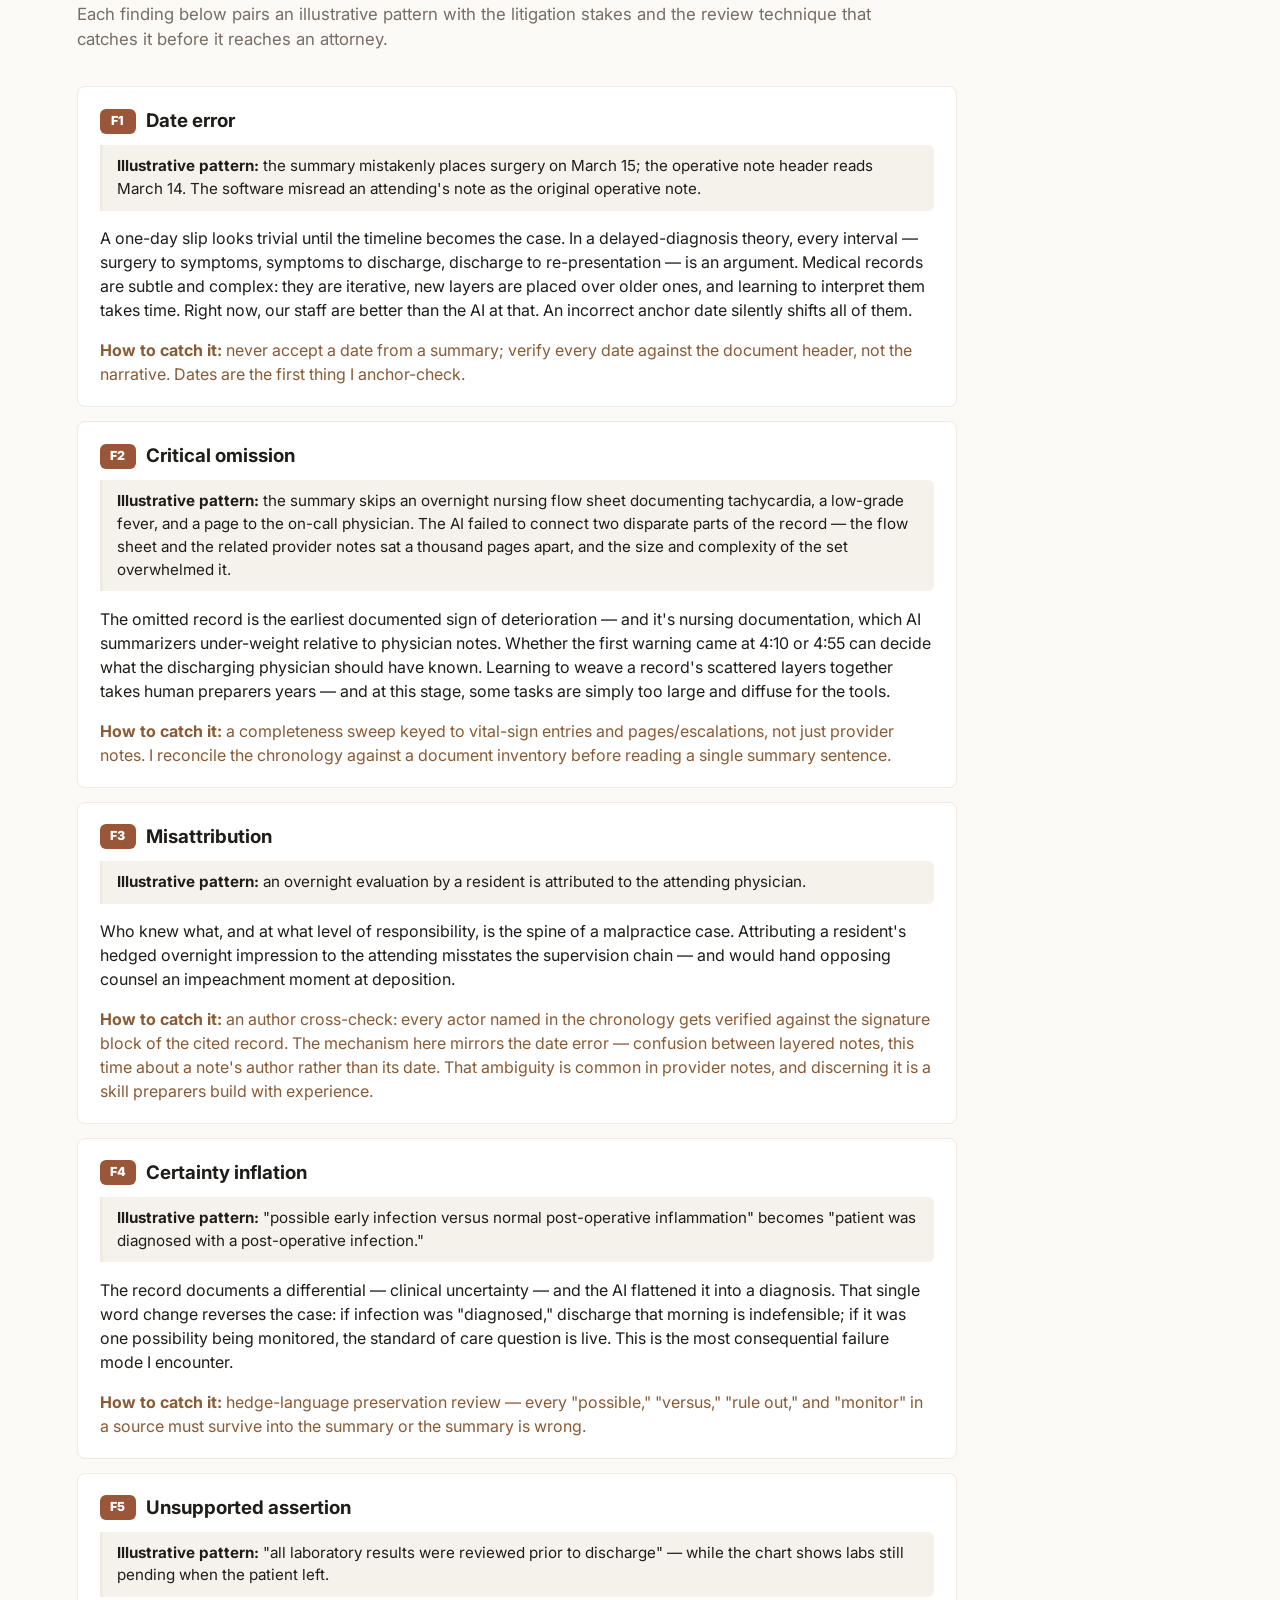
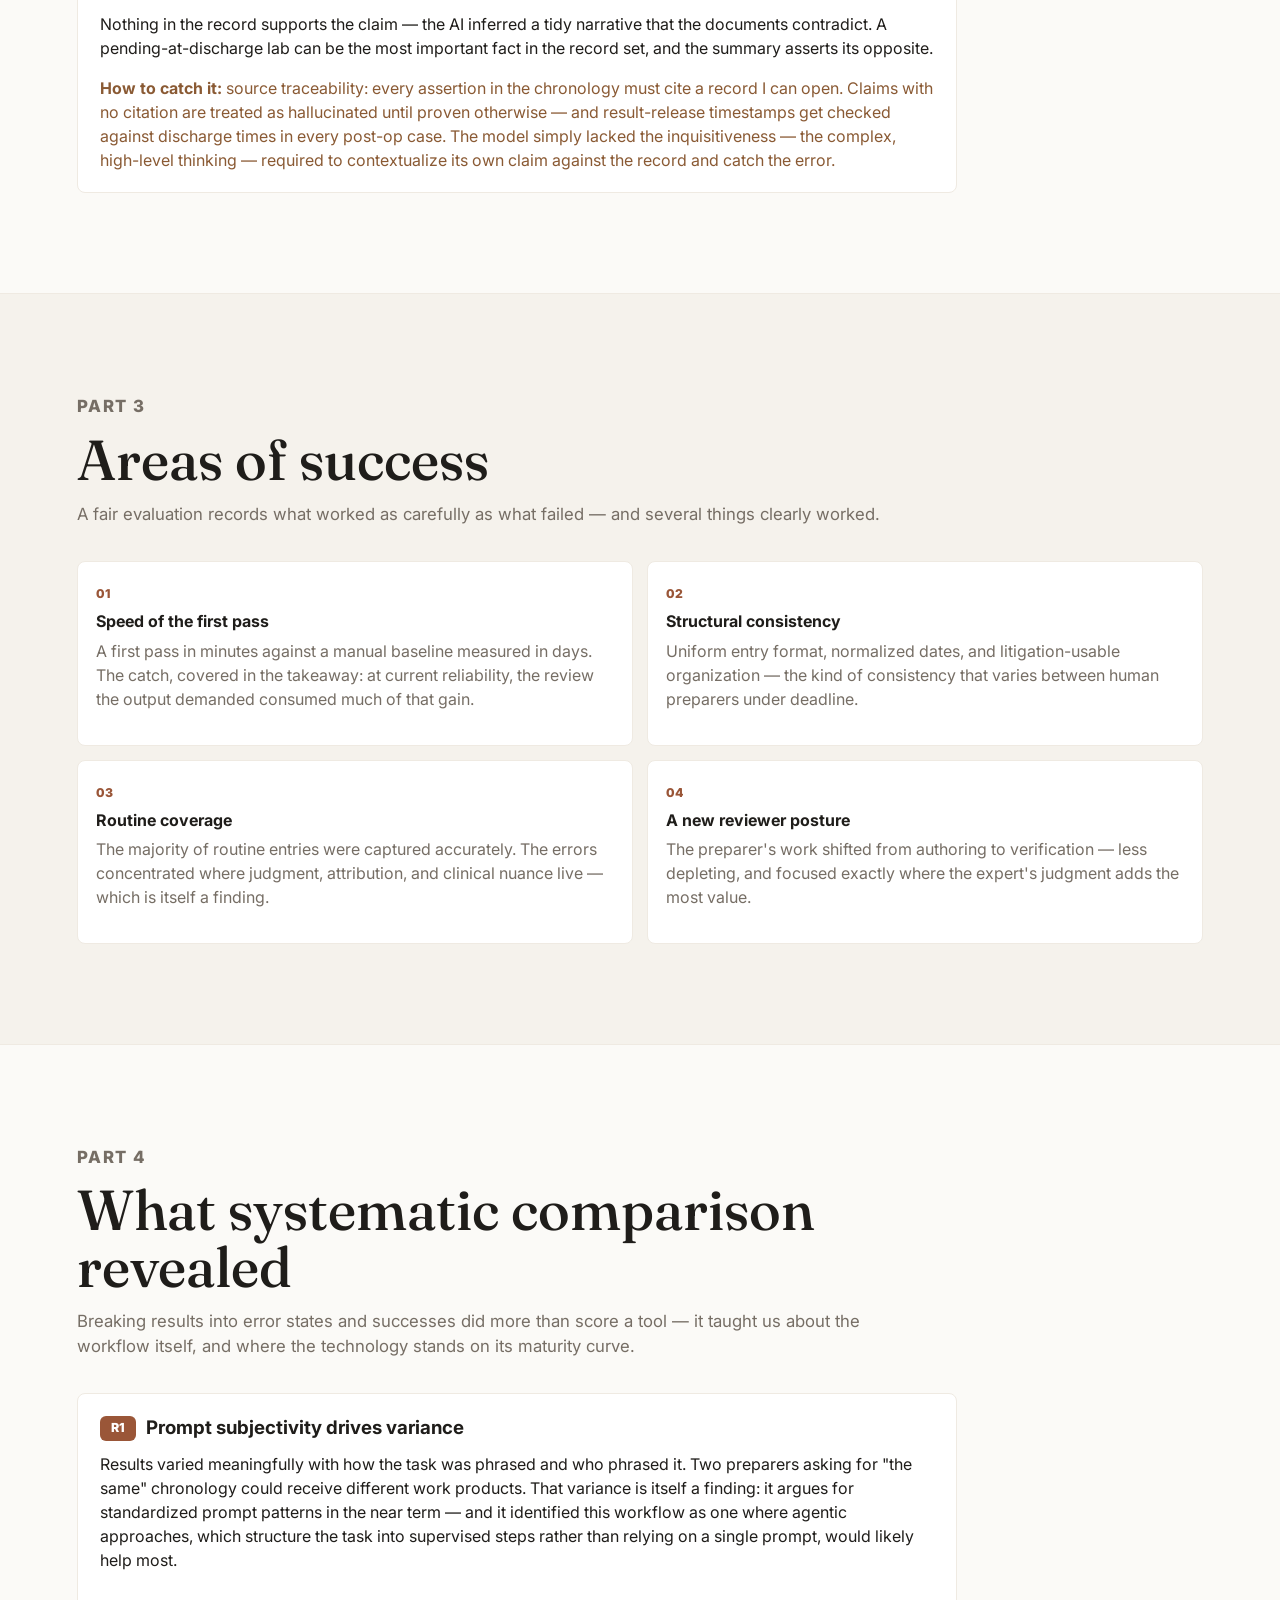
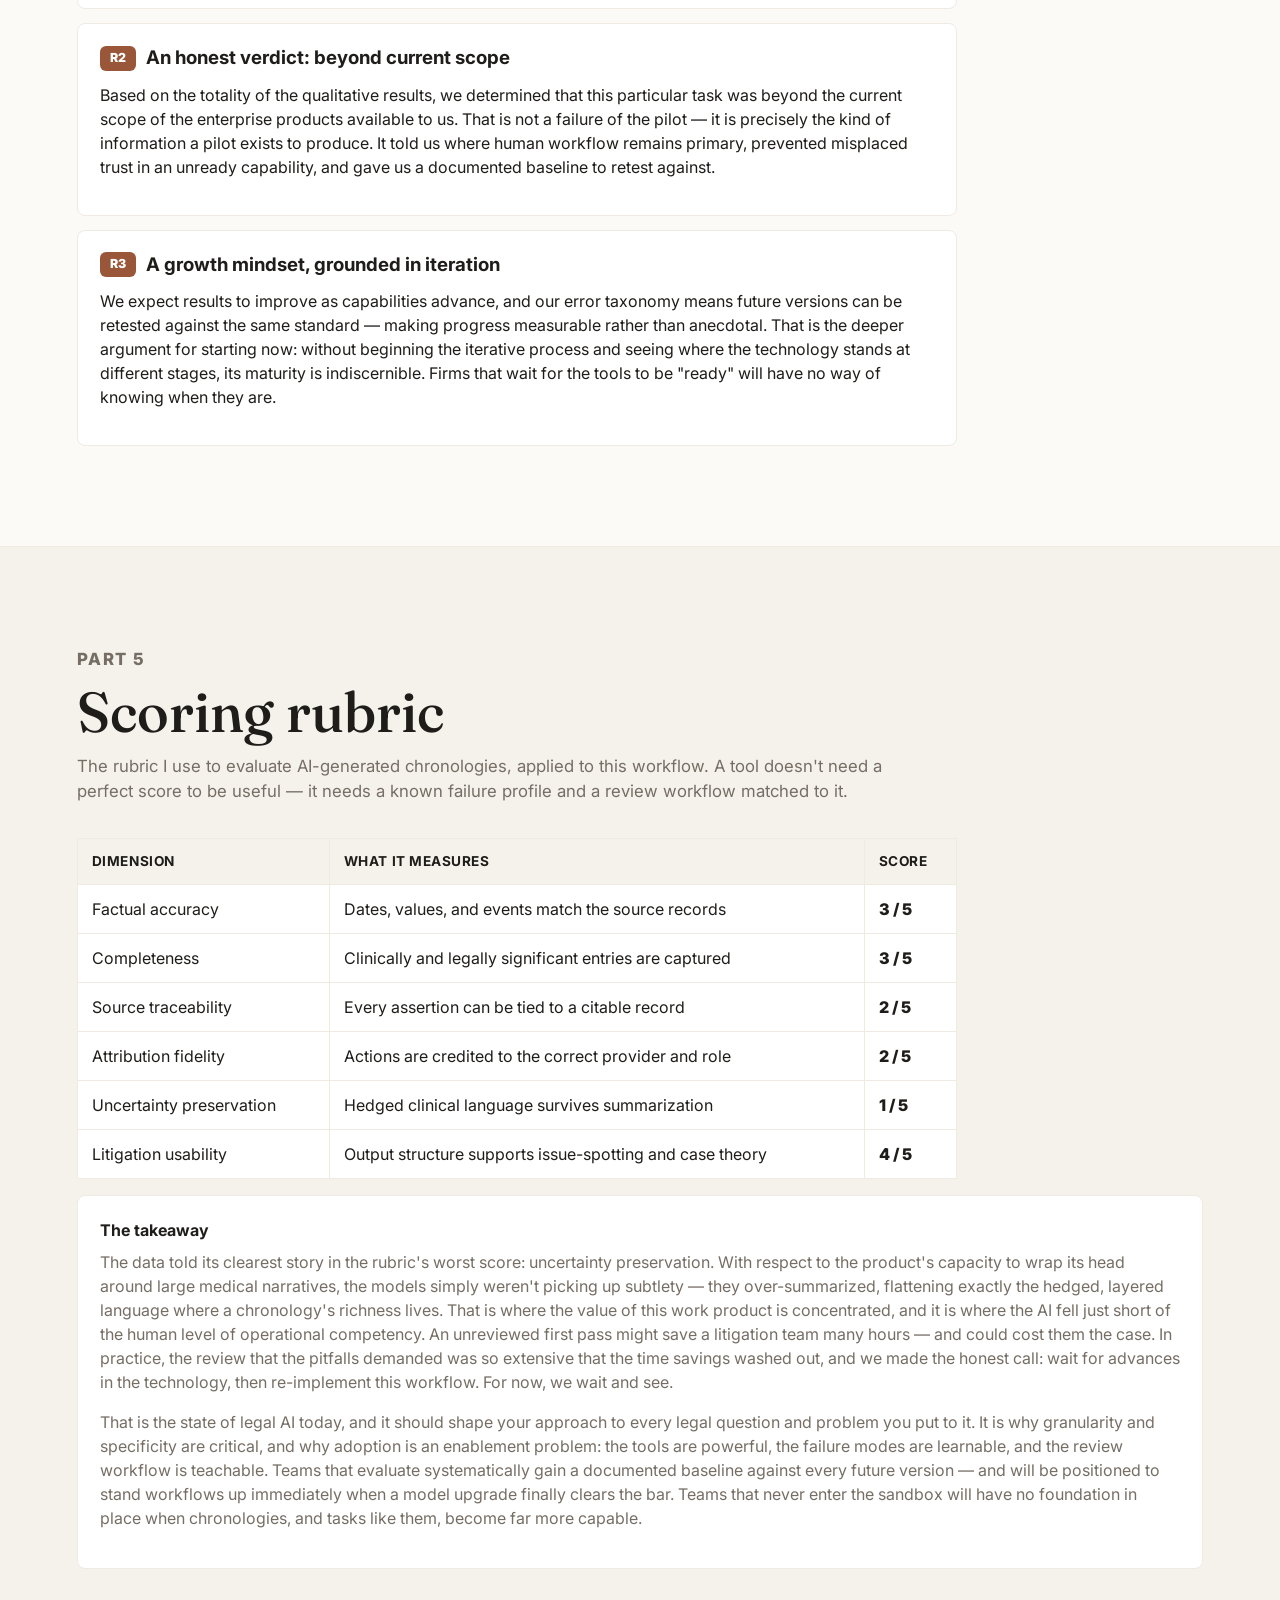
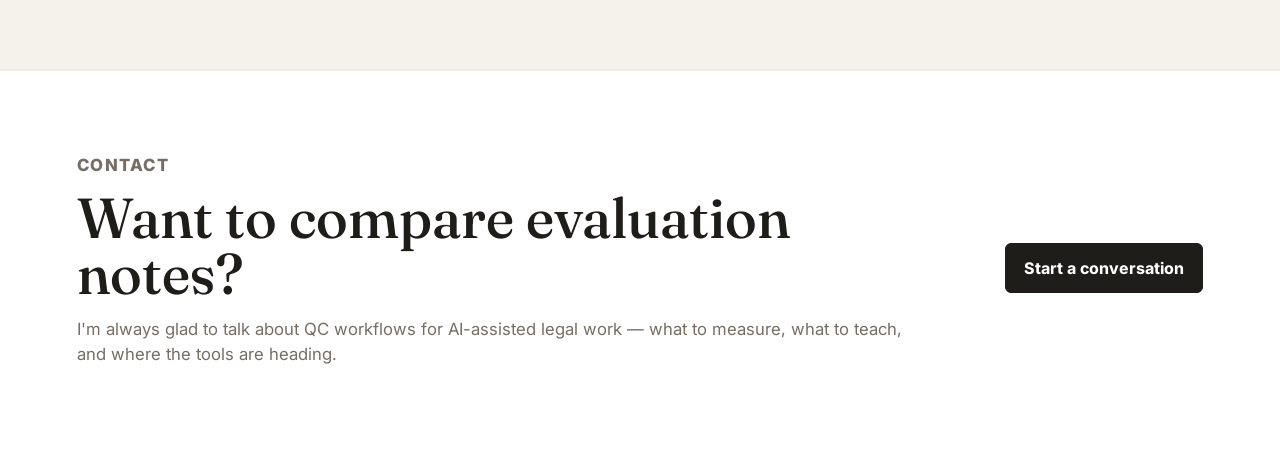
<file: evaluation.html>
<!doctype html>
<html lang="en">
  <head>
    <!-- Google tag (gtag.js) -->
    <script async src="https://www.googletagmanager.com/gtag/js?id=G-5SEJFHV82K"></script>
    <script>
      window.dataLayer = window.dataLayer || [];
      function gtag(){dataLayer.push(arguments);}
      gtag('js', new Date());
      gtag('config', 'G-5SEJFHV82K');
    </script>
    <meta charset="utf-8">
    <meta name="viewport" content="width=device-width, initial-scale=1">
    <title>AI Chronology Evaluation Case Study | Alex Donnelly</title>
    <meta
      name="description"
      content="A worked case study: evaluating an AI-assisted medical chronology workflow against its manual baseline — error states, areas of success, and what systematic comparison revealed."
    >
    <link rel="icon" href="favicon.svg" type="image/svg+xml">
    <link rel="icon" href="favicon.png" sizes="48x48">
    <link rel="apple-touch-icon" href="apple-touch-icon.png">
    <link rel="preconnect" href="https://fonts.googleapis.com">
    <link rel="preconnect" href="https://fonts.gstatic.com" crossorigin>
    <link href="https://fonts.googleapis.com/css2?family=Fraunces:opsz,wght@9..144,400;9..144,500;9..144,600&family=Inter:wght@400;500;600;700;800&display=swap" rel="stylesheet">
    <link rel="stylesheet" href="styles.css?v=5">
  </head>
  <body>
    <header class="site-header">
      <a class="brand" href="index.html" aria-label="The Human Layer home">
        <span class="brand-mark" aria-hidden="true">HL</span>
        <span>
          <strong>The Human Layer</strong>
          <small>Alex Donnelly</small>
        </span>
      </a>

      <nav class="nav" aria-label="Primary navigation">
        <a href="index.html#about">About</a>
        <a href="index.html#blueprint">Blueprint</a>
        <a href="index.html#workflows">Workflows</a>
        <a href="index.html#takeaways">Takeaways</a>
        <a href="index.html#contact">Contact</a>
      </nav>
    </header>

    <main id="top">
      <section class="section">
        <div class="section-heading">
          <p class="eyebrow">Case study</p>
          <h2>Evaluating an AI-assisted medical chronology workflow</h2>
          <p>
            Legal AI tools can summarize a medical record set in minutes. A guiding principle in legal
            AI: the tool is a collaborator, and it should never replace the expert's greatest asset —
            judgment. The emerging professional skill is knowing how to work with the work product of
            that AI collaborator: when to trust the result, and when to be skeptical of it. This case
            study walks through how we evaluated an AI-assisted chronology workflow, one of the
            predetermined foci of our pilot: how we compared it against the manual baseline, the error
            states we found, the areas of success, and what the totality of results told us.
          </p>
        </div>

        <div class="project-preview" role="note">
          <strong>About this case study</strong>
          <p>
            This page is drawn from real pilot experience, generalized for publication. Every example
            below is a fictionalized composite written to illustrate the patterns we observed. No client
            information, patient data, firm documents, or actual vendor output appears on this page.
          </p>
        </div>
      </section>

      <section class="section muted">
        <div class="section-heading">
          <p class="eyebrow">Part 1</p>
          <h2>The method: same workflow, before and after</h2>
          <p>
            The design was deliberately simple. We took a classic medical records workflow — building a
            litigation chronology from a large record set — and ran it the way we always had: by hand,
            by an experienced preparer, producing a vetted work product. Then we ran the same workflow
            with an AI-assisted first pass, and systematically compared the two: entry by entry,
            breaking the differences down into error states and areas of success. Because the manual
            version was the baseline, every difference was attributable and explainable — we were not
            judging the AI against an impression, but against the standard the workflow already had
            to meet.
          </p>
        </div>
      </section>

      <section class="section">
        <div class="section-heading">
          <p class="eyebrow">Part 2</p>
          <h2>Error states: five failure modes</h2>
          <p>
            Most of what the AI produced was accurate — which is exactly what makes the failures
            dangerous. Each finding below pairs an illustrative pattern with the litigation stakes and
            the review technique that catches it before it reaches an attorney.
          </p>
        </div>

        <div class="findings-list">
          <article class="finding">
            <h3><span>F1</span> Date error</h3>
            <p class="vs"><strong>Illustrative pattern:</strong> the summary mistakenly places surgery
            on March 15; the operative note header reads March 14. The software misread an attending's
            note as the original operative note.</p>
            <p>
              A one-day slip looks trivial until the timeline becomes the case. In a delayed-diagnosis
              theory, every interval — surgery to symptoms, symptoms to discharge, discharge to
              re-presentation — is an argument. Medical records are subtle and complex: they are
              iterative, new layers are placed over older ones, and learning to interpret them takes
              time. Right now, our staff are better than the AI at that. An incorrect anchor date
              silently shifts all of them.
            </p>
            <p class="catch"><strong>How to catch it:</strong> never accept a date from a summary; verify every
            date against the document header, not the narrative. Dates are the first thing I anchor-check.</p>
          </article>

          <article class="finding">
            <h3><span>F2</span> Critical omission</h3>
            <p class="vs"><strong>Illustrative pattern:</strong> the summary skips an overnight nursing
            flow sheet documenting tachycardia, a low-grade fever, and a page to the on-call physician.
            The AI failed to connect two disparate parts of the record — the flow sheet and the related
            provider notes sat a thousand pages apart, and the size and complexity of the set
            overwhelmed it.</p>
            <p>
              The omitted record is the earliest documented sign of deterioration — and it's nursing
              documentation, which AI summarizers under-weight relative to physician notes. Whether the
              first warning came at 4:10 or 4:55 can decide what the discharging physician should have
              known. Learning to weave a record's scattered layers together takes human preparers years —
              and at this stage, some tasks are simply too large and diffuse for the tools.
            </p>
            <p class="catch"><strong>How to catch it:</strong> a completeness sweep keyed to vital-sign
            entries and pages/escalations, not just provider notes. I reconcile the chronology against a
            document inventory before reading a single summary sentence.</p>
          </article>

          <article class="finding">
            <h3><span>F3</span> Misattribution</h3>
            <p class="vs"><strong>Illustrative pattern:</strong> an overnight evaluation by a resident is
            attributed to the attending physician.</p>
            <p>
              Who knew what, and at what level of responsibility, is the spine of a malpractice case.
              Attributing a resident's hedged overnight impression to the attending misstates the
              supervision chain — and would hand opposing counsel an impeachment moment at deposition.
            </p>
            <p class="catch"><strong>How to catch it:</strong> an author cross-check: every actor named in the
            chronology gets verified against the signature block of the cited record. The mechanism here
            mirrors the date error — confusion between layered notes, this time about a note's author
            rather than its date. That ambiguity is common in provider notes, and discerning it is a
            skill preparers build with experience.</p>
          </article>

          <article class="finding">
            <h3><span>F4</span> Certainty inflation</h3>
            <p class="vs"><strong>Illustrative pattern:</strong> "possible early infection versus normal
            post-operative inflammation" becomes "patient was diagnosed with a post-operative infection."</p>
            <p>
              The record documents a differential — clinical uncertainty — and the AI flattened it into a
              diagnosis. That single word change reverses the case: if infection was "diagnosed," discharge
              that morning is indefensible; if it was one possibility being monitored, the standard
              of care question is live. This is the most consequential failure mode I encounter.
            </p>
            <p class="catch"><strong>How to catch it:</strong> hedge-language preservation review — every
            "possible," "versus," "rule out," and "monitor" in a source must survive into the summary or the
            summary is wrong.</p>
          </article>

          <article class="finding">
            <h3><span>F5</span> Unsupported assertion</h3>
            <p class="vs"><strong>Illustrative pattern:</strong> "all laboratory results were reviewed prior
            to discharge" — while the chart shows labs still pending when the patient left.</p>
            <p>
              Nothing in the record supports the claim — the AI inferred a tidy narrative that the documents
              contradict. A pending-at-discharge lab can be the most important fact in the record set,
              and the summary asserts its opposite.
            </p>
            <p class="catch"><strong>How to catch it:</strong> source traceability: every assertion in the
            chronology must cite a record I can open. Claims with no citation are treated as hallucinated
            until proven otherwise — and result-release timestamps get checked against discharge times in
            every post-op case. The model simply lacked the inquisitiveness — the complex, high-level
            thinking — required to contextualize its own claim against the record and catch the error.</p>
          </article>
        </div>
      </section>

      <section class="section muted">
        <div class="section-heading">
          <p class="eyebrow">Part 3</p>
          <h2>Areas of success</h2>
          <p>
            A fair evaluation records what worked as carefully as what failed — and several things
            clearly worked.
          </p>
        </div>

        <div class="enablement-cards">
          <article>
            <span>01</span>
            <h4>Speed of the first pass</h4>
            <p>A first pass in minutes against a manual baseline measured in days. The catch, covered in
            the takeaway: at current reliability, the review the output demanded consumed much of that
            gain.</p>
          </article>
          <article>
            <span>02</span>
            <h4>Structural consistency</h4>
            <p>Uniform entry format, normalized dates, and litigation-usable organization — the kind of
            consistency that varies between human preparers under deadline.</p>
          </article>
          <article>
            <span>03</span>
            <h4>Routine coverage</h4>
            <p>The majority of routine entries were captured accurately. The errors concentrated where
            judgment, attribution, and clinical nuance live — which is itself a finding.</p>
          </article>
          <article>
            <span>04</span>
            <h4>A new reviewer posture</h4>
            <p>The preparer's work shifted from authoring to verification — less depleting, and focused
            exactly where the expert's judgment adds the most value.</p>
          </article>
        </div>
      </section>

      <section class="section">
        <div class="section-heading">
          <p class="eyebrow">Part 4</p>
          <h2>What systematic comparison revealed</h2>
          <p>
            Breaking results into error states and successes did more than score a tool — it taught us
            about the workflow itself, and where the technology stands on its maturity curve.
          </p>
        </div>

        <div class="findings-list">
          <article class="finding">
            <h3><span>R1</span> Prompt subjectivity drives variance</h3>
            <p>
              Results varied meaningfully with how the task was phrased and who phrased it. Two
              preparers asking for "the same" chronology could receive different work products. That
              variance is itself a finding: it argues for standardized prompt patterns in the near term —
              and it identified this workflow as one where agentic approaches, which structure the task
              into supervised steps rather than relying on a single prompt, would likely help most.
            </p>
          </article>
          <article class="finding">
            <h3><span>R2</span> An honest verdict: beyond current scope</h3>
            <p>
              Based on the totality of the qualitative results, we determined that this particular task
              was beyond the current scope of the enterprise products available to us. That is not a
              failure of the pilot — it is precisely the kind of information a pilot exists to produce.
              It told us where human workflow remains primary, prevented misplaced trust in an unready
              capability, and gave us a documented baseline to retest against.
            </p>
          </article>
          <article class="finding">
            <h3><span>R3</span> A growth mindset, grounded in iteration</h3>
            <p>
              We expect results to improve as capabilities advance, and our error taxonomy means future
              versions can be retested against the same standard — making progress measurable rather
              than anecdotal. That is the deeper argument for starting now: without beginning the
              iterative process and seeing where the technology stands at different stages, its maturity
              is indiscernible. Firms that wait for the tools to be "ready" will have no way of knowing
              when they are.
            </p>
          </article>
        </div>
      </section>

      <section class="section muted">
        <div class="section-heading">
          <p class="eyebrow">Part 5</p>
          <h2>Scoring rubric</h2>
          <p>
            The rubric I use to evaluate AI-generated chronologies, applied to this workflow. A tool
            doesn't need a perfect score to be useful — it needs a known failure profile and a review
            workflow matched to it.
          </p>
        </div>

        <table class="rubric">
          <thead>
            <tr><th>Dimension</th><th>What it measures</th><th>Score</th></tr>
          </thead>
          <tbody>
            <tr><td>Factual accuracy</td><td>Dates, values, and events match the source records</td><td>3 / 5</td></tr>
            <tr><td>Completeness</td><td>Clinically and legally significant entries are captured</td><td>3 / 5</td></tr>
            <tr><td>Source traceability</td><td>Every assertion can be tied to a citable record</td><td>2 / 5</td></tr>
            <tr><td>Attribution fidelity</td><td>Actions are credited to the correct provider and role</td><td>2 / 5</td></tr>
            <tr><td>Uncertainty preservation</td><td>Hedged clinical language survives summarization</td><td>1 / 5</td></tr>
            <tr><td>Litigation usability</td><td>Output structure supports issue-spotting and case theory</td><td>4 / 5</td></tr>
          </tbody>
        </table>

        <div class="project-preview" role="note">
          <strong>The takeaway</strong>
          <p>
            The data told its clearest story in the rubric's worst score: uncertainty preservation. With
            respect to the product's capacity to wrap its head around large medical narratives, the
            models simply weren't picking up subtlety — they over-summarized, flattening exactly the
            hedged, layered language where a chronology's richness lives. That is where the value of
            this work product is concentrated, and it is where the AI fell just short of the human
            level of operational competency. An unreviewed first pass might save a litigation team many
            hours — and could cost them the case. In practice, the review that the pitfalls demanded
            was so extensive that the time savings washed out, and we made the honest call: wait for
            advances in the technology, then re-implement this workflow. For now, we wait and see.
          </p>
          <p>
            That is the state of legal AI today, and it should shape your approach to every legal
            question and problem you put to it. It is why granularity and specificity are critical, and
            why adoption is an enablement problem: the tools are powerful, the failure modes are
            learnable, and the review workflow is teachable. Teams that evaluate systematically gain a
            documented baseline against every future version — and will be positioned to stand workflows
            up immediately when a model upgrade finally clears the bar. Teams that never enter the
            sandbox will have no foundation in place when chronologies, and tasks like them, become far
            more capable.
          </p>
        </div>
      </section>

      <section class="contact-section">
        <div>
          <p class="eyebrow">Contact</p>
          <h2>Want to compare evaluation notes?</h2>
          <p>
            I'm always glad to talk about QC workflows for AI-assisted legal work — what to measure,
            what to teach, and where the tools are heading.
          </p>
        </div>
        <a class="button primary" href="mailto:a.james.donnelly@gmail.com">Start a conversation</a>
      </section>
    </main>
  </body>
</html>
</file>
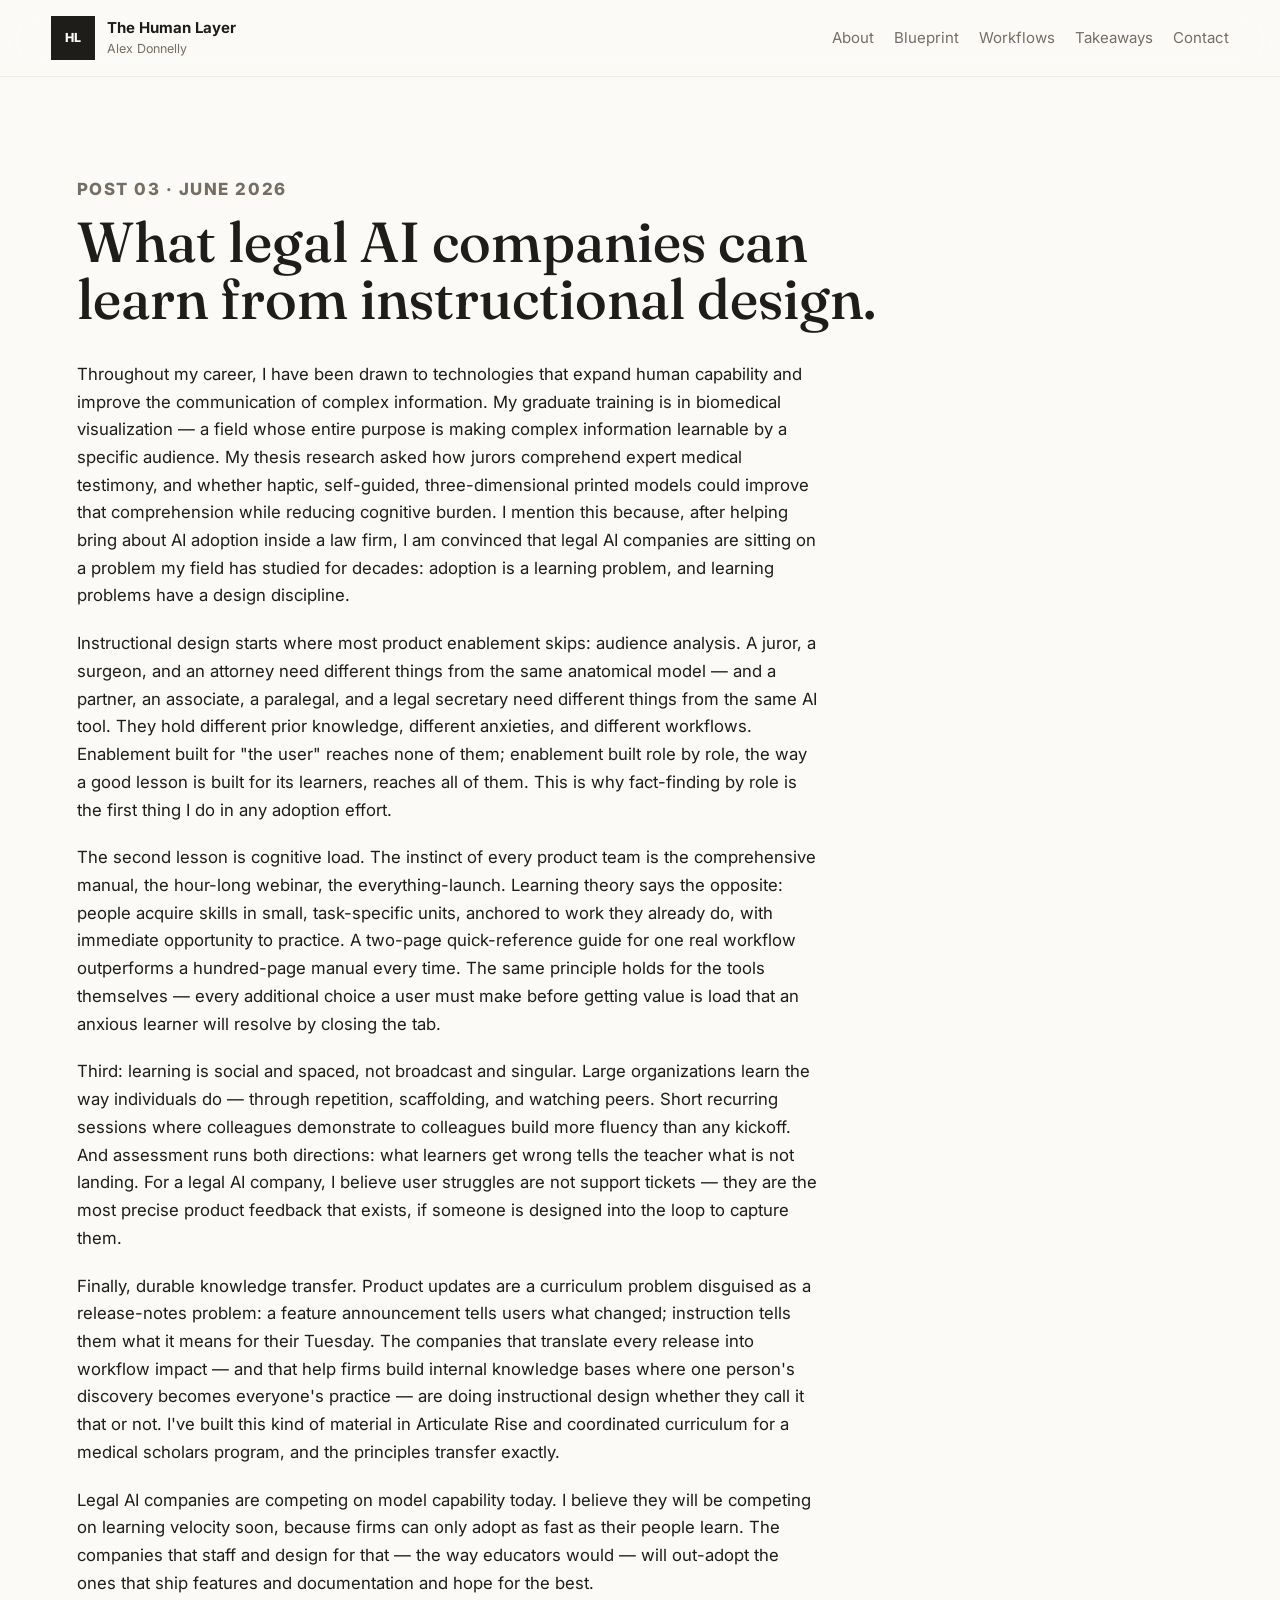
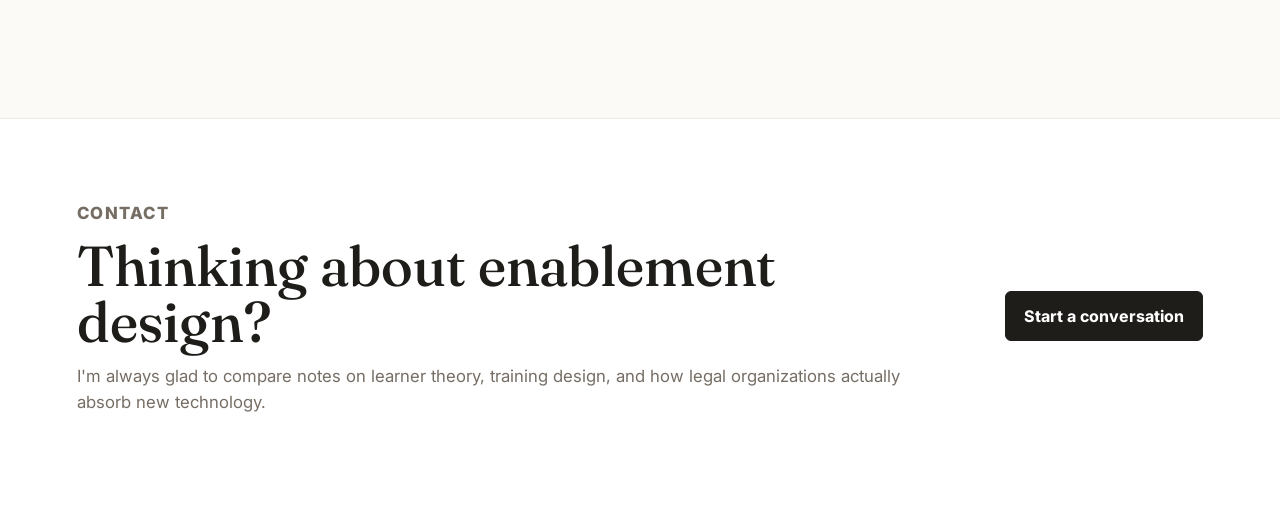
<file: instructional-design.html>
<!doctype html>
<html lang="en">
  <head>
    <!-- Google tag (gtag.js) -->
    <script async src="https://www.googletagmanager.com/gtag/js?id=G-5SEJFHV82K"></script>
    <script>
      window.dataLayer = window.dataLayer || [];
      function gtag(){dataLayer.push(arguments);}
      gtag('js', new Date());
      gtag('config', 'G-5SEJFHV82K');
    </script>
    <meta charset="utf-8">
    <meta name="viewport" content="width=device-width, initial-scale=1">
    <title>What Legal AI Companies Can Learn from Instructional Design | Alex Donnelly</title>
    <meta
      name="description"
      content="Learner theory, cognitive load, and audience analysis — what a biomedical visualization education teaches about how large legal organizations actually learn new technology."
    >
    <link rel="icon" href="favicon.svg" type="image/svg+xml">
    <link rel="icon" href="favicon.png" sizes="48x48">
    <link rel="apple-touch-icon" href="apple-touch-icon.png">
    <link rel="preconnect" href="https://fonts.googleapis.com">
    <link rel="preconnect" href="https://fonts.gstatic.com" crossorigin>
    <link href="https://fonts.googleapis.com/css2?family=Fraunces:opsz,wght@9..144,400;9..144,500;9..144,600&family=Inter:wght@400;500;600;700;800&display=swap" rel="stylesheet">
    <link rel="stylesheet" href="styles.css?v=5">
  </head>
  <body>
    <header class="site-header">
      <a class="brand" href="index.html" aria-label="The Human Layer home">
        <span class="brand-mark" aria-hidden="true">HL</span>
        <span>
          <strong>The Human Layer</strong>
          <small>Alex Donnelly</small>
        </span>
      </a>

      <nav class="nav" aria-label="Primary navigation">
        <a href="index.html#about">About</a>
        <a href="index.html#blueprint">Blueprint</a>
        <a href="index.html#workflows">Workflows</a>
        <a href="index.html#takeaways">Takeaways</a>
        <a href="index.html#contact">Contact</a>
      </nav>
    </header>

    <main id="top">
      <section class="section">
        <div class="section-heading">
          <p class="eyebrow">Post 03 &middot; June 2026</p>
          <h2>What legal AI companies can learn from instructional design.</h2>
        </div>

        <div class="post-body">
          <p>
            Throughout my career, I have been drawn to technologies that expand human capability and
            improve the communication of complex information. My graduate training is in biomedical
            visualization — a field whose entire purpose is making complex information learnable by a
            specific audience. My thesis research asked how jurors comprehend expert medical testimony,
            and whether haptic, self-guided, three-dimensional printed models could improve that
            comprehension while reducing cognitive burden. I mention this because, after helping bring
            about AI adoption inside a law firm, I am convinced that legal AI companies are sitting on
            a problem my field has studied for decades: adoption is a learning problem, and learning
            problems have a design discipline.
          </p>
          <p>
            Instructional design starts where most product enablement skips: audience analysis. A juror,
            a surgeon, and an attorney need different things from the same anatomical model — and a
            partner, an associate, a paralegal, and a legal secretary need different things from the
            same AI tool. They hold different prior knowledge, different anxieties, and different
            workflows. Enablement built for "the user" reaches none of them; enablement built role by
            role, the way a good lesson is built for its learners, reaches all of them. This is why
            fact-finding by role is the first thing I do in any adoption effort.
          </p>
          <p>
            The second lesson is cognitive load. The instinct of every product team is the comprehensive
            manual, the hour-long webinar, the everything-launch. Learning theory says the opposite:
            people acquire skills in small, task-specific units, anchored to work they already do, with
            immediate opportunity to practice. A two-page quick-reference guide for one real workflow
            outperforms a hundred-page manual every time. The same principle holds for the tools
            themselves — every additional choice a user must make before getting value is load that an
            anxious learner will resolve by closing the tab.
          </p>
          <p>
            Third: learning is social and spaced, not broadcast and singular. Large organizations learn
            the way individuals do — through repetition, scaffolding, and watching peers. Short
            recurring sessions where colleagues demonstrate to colleagues build more fluency than any
            kickoff. And assessment runs both directions: what learners get wrong tells the teacher what
            is not landing. For a legal AI company, I believe user struggles are not support tickets —
            they are the most precise product feedback that exists, if someone is designed into the loop
            to capture them.
          </p>
          <p>
            Finally, durable knowledge transfer. Product updates are a curriculum problem disguised as a
            release-notes problem: a feature announcement tells users what changed; instruction tells
            them what it means for their Tuesday. The companies that translate every release into
            workflow impact — and that help firms build internal knowledge bases where one person's
            discovery becomes everyone's practice — are doing instructional design whether they call it
            that or not. I've built this kind of material in Articulate Rise and coordinated curriculum
            for a medical scholars program, and the principles transfer exactly.
          </p>
          <p>
            Legal AI companies are competing on model capability today. I believe they will be competing
            on learning velocity soon, because firms can only adopt as fast as their people learn. The
            companies that staff and design for that — the way educators would — will out-adopt the ones
            that ship features and documentation and hope for the best.
          </p>
        </div>
      </section>

      <section class="contact-section">
        <div>
          <p class="eyebrow">Contact</p>
          <h2>Thinking about enablement design?</h2>
          <p>
            I'm always glad to compare notes on learner theory, training design, and how legal
            organizations actually absorb new technology.
          </p>
        </div>
        <a class="button primary" href="mailto:a.james.donnelly@gmail.com">Start a conversation</a>
      </section>
    </main>
  </body>
</html>
</file>
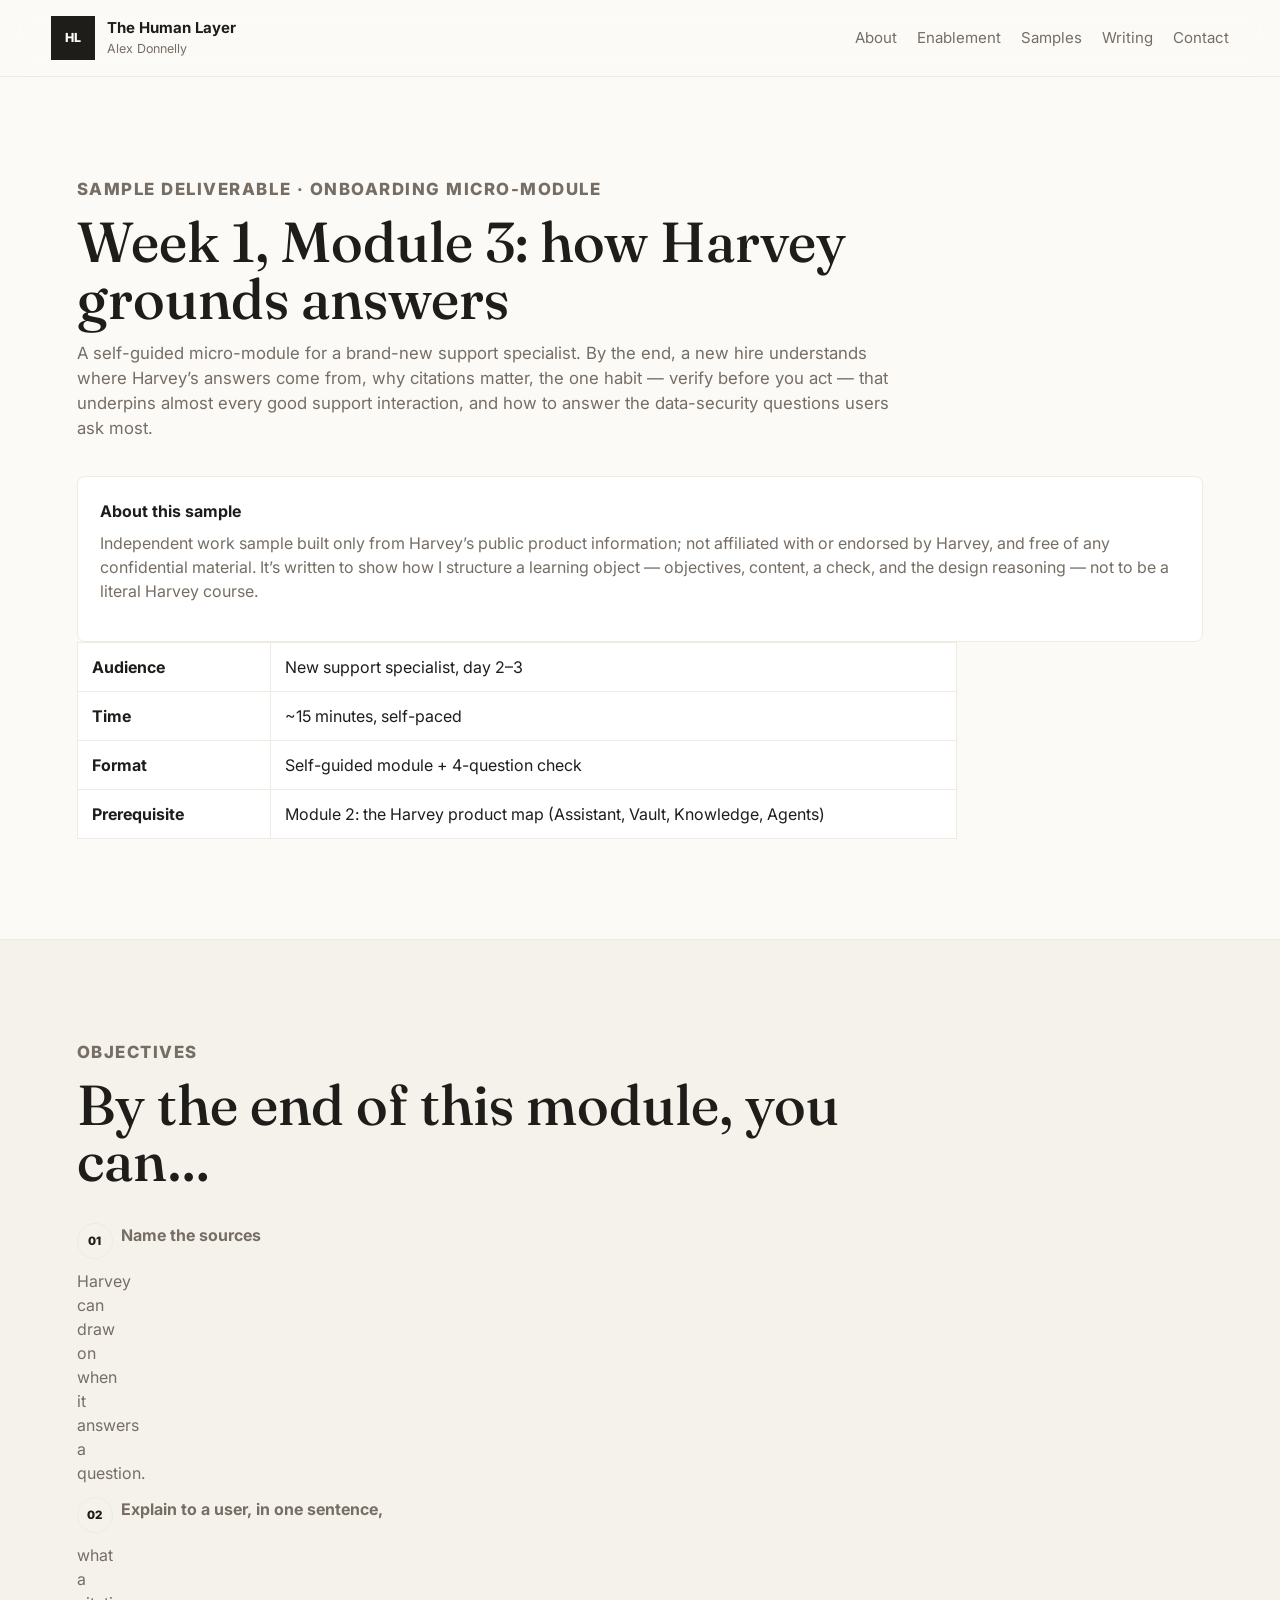
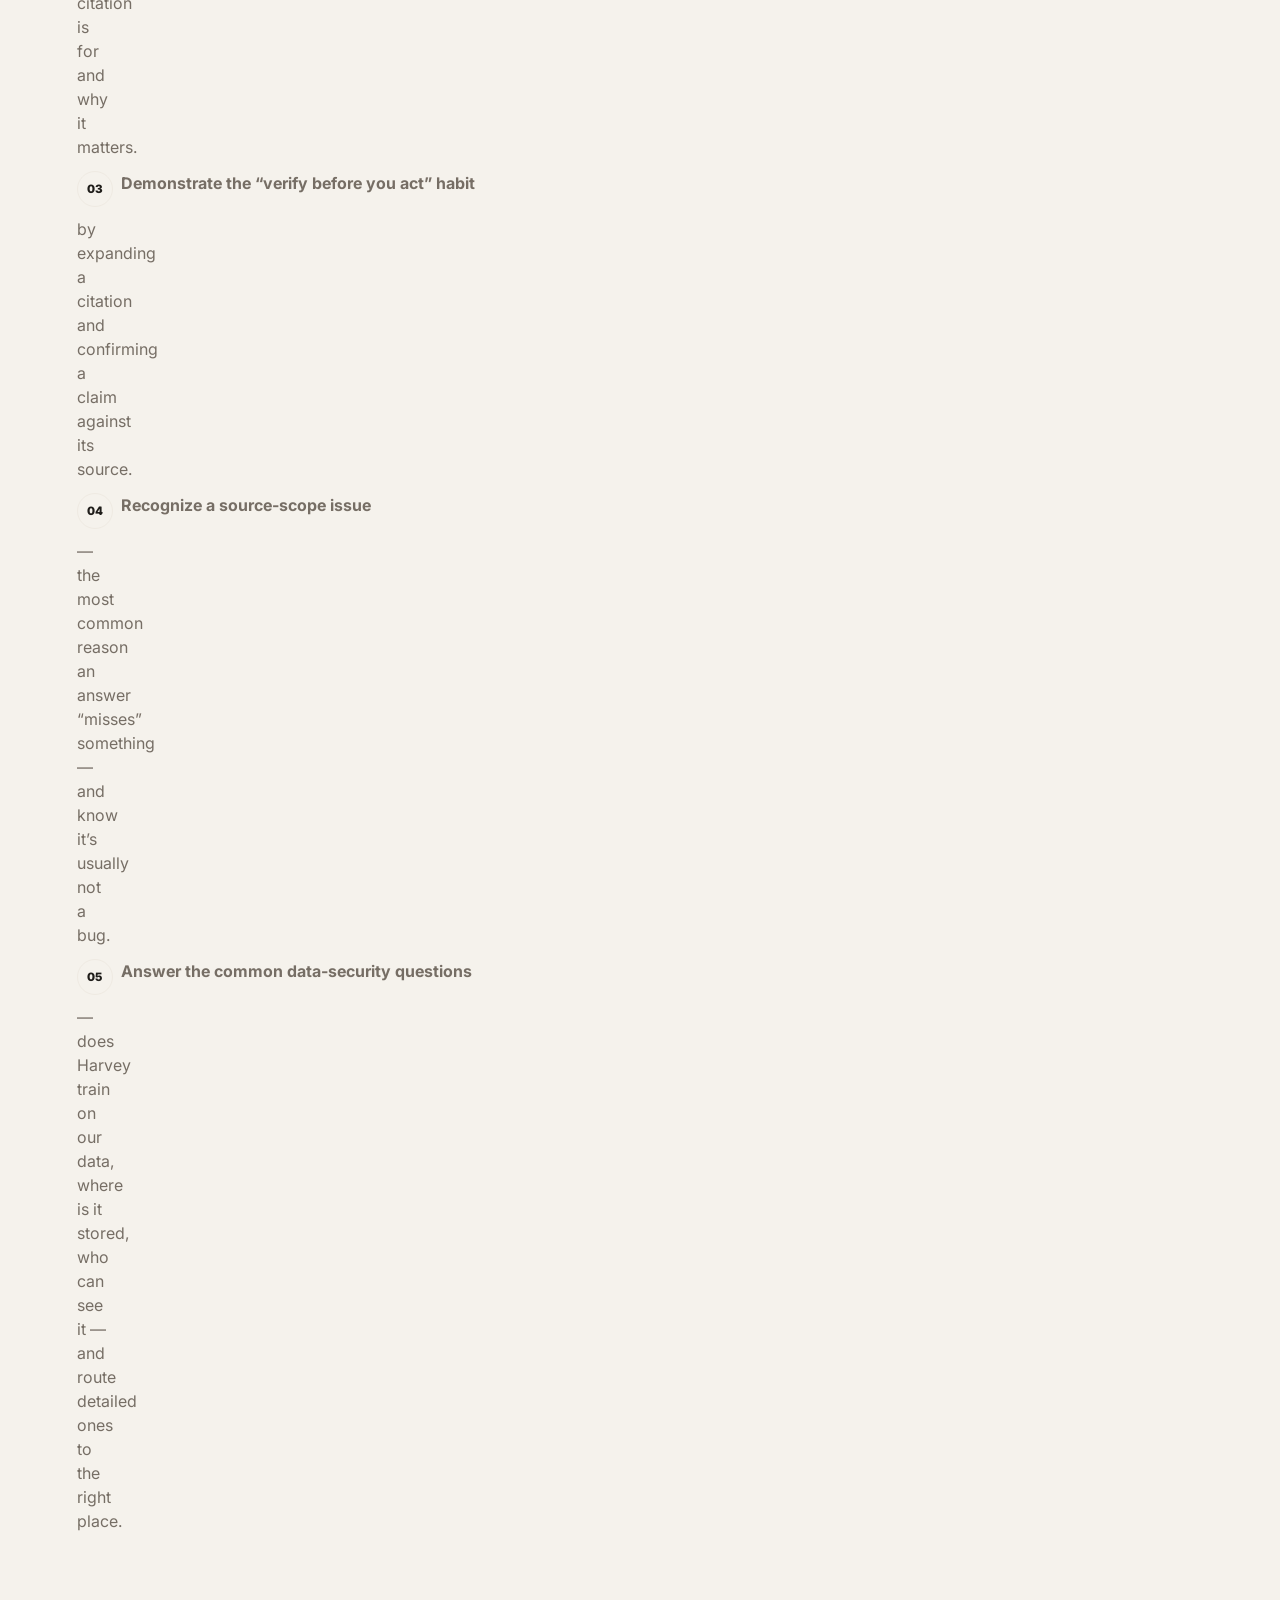
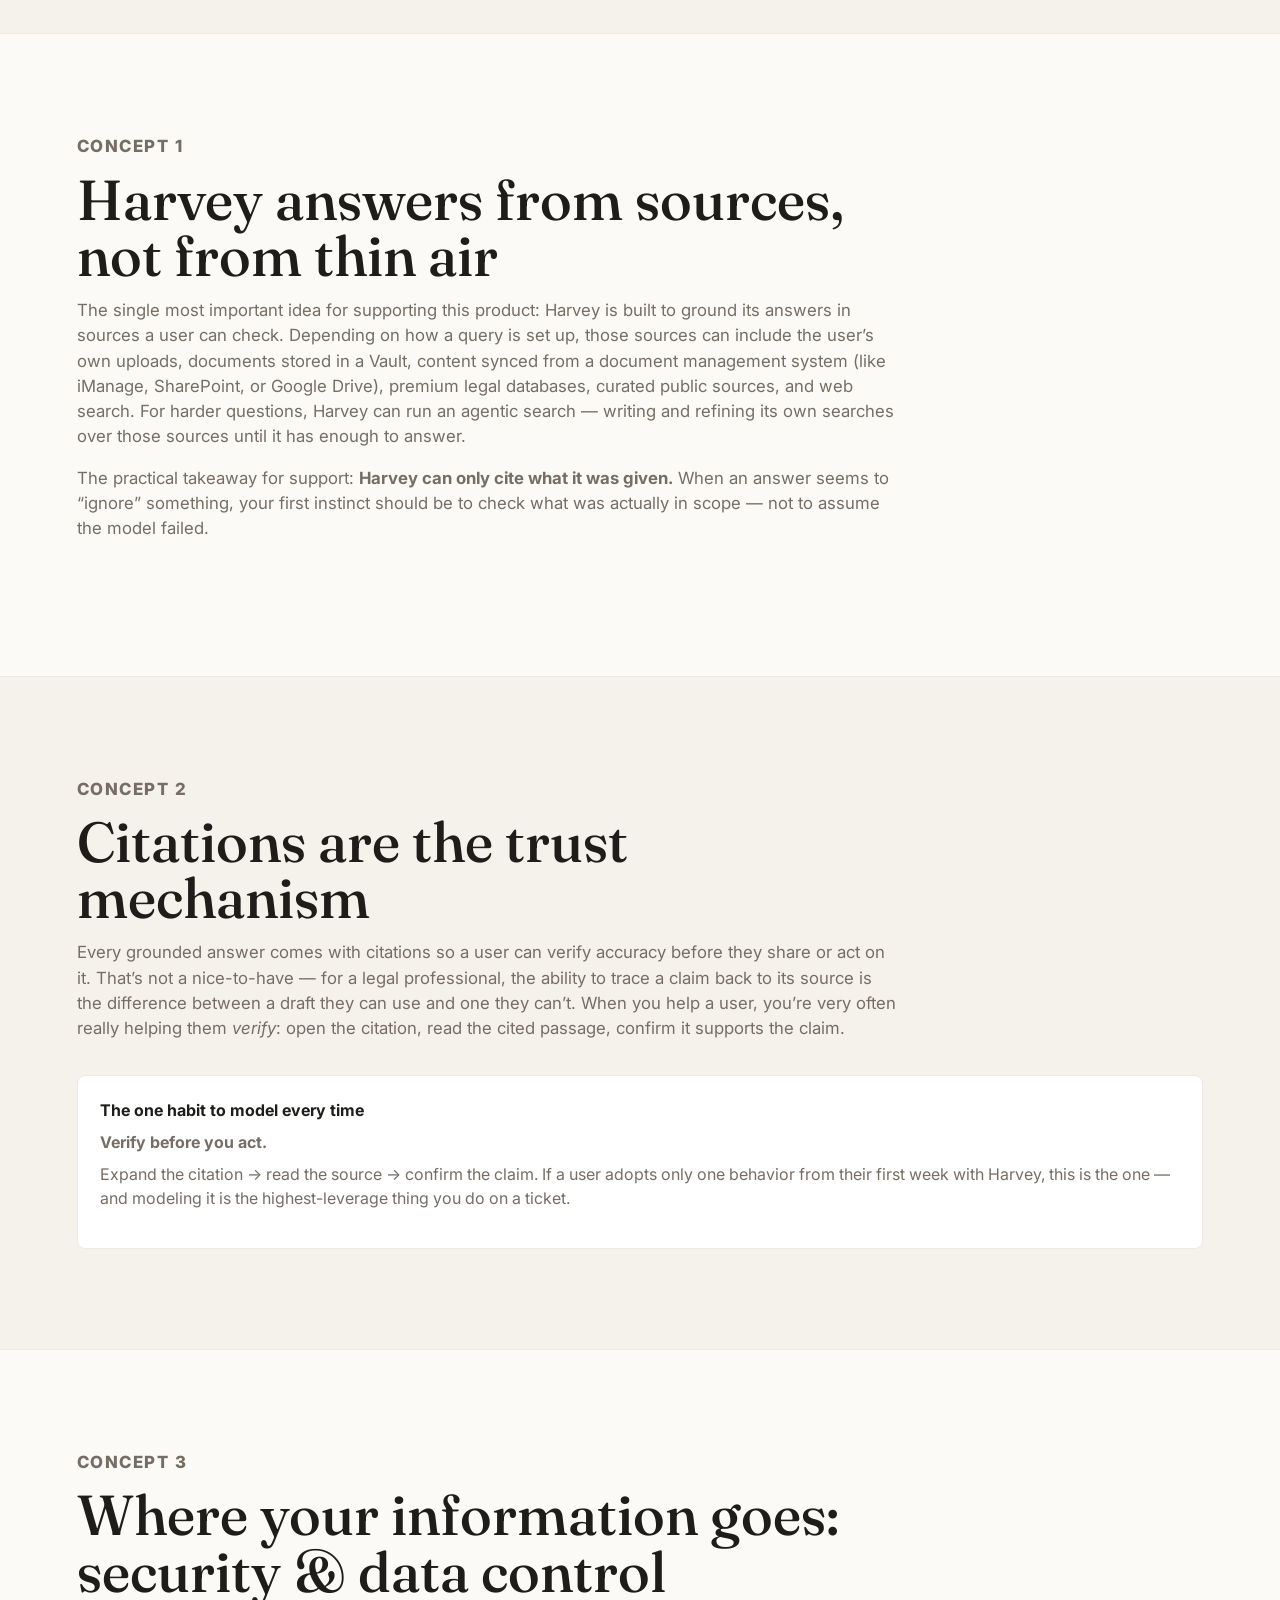
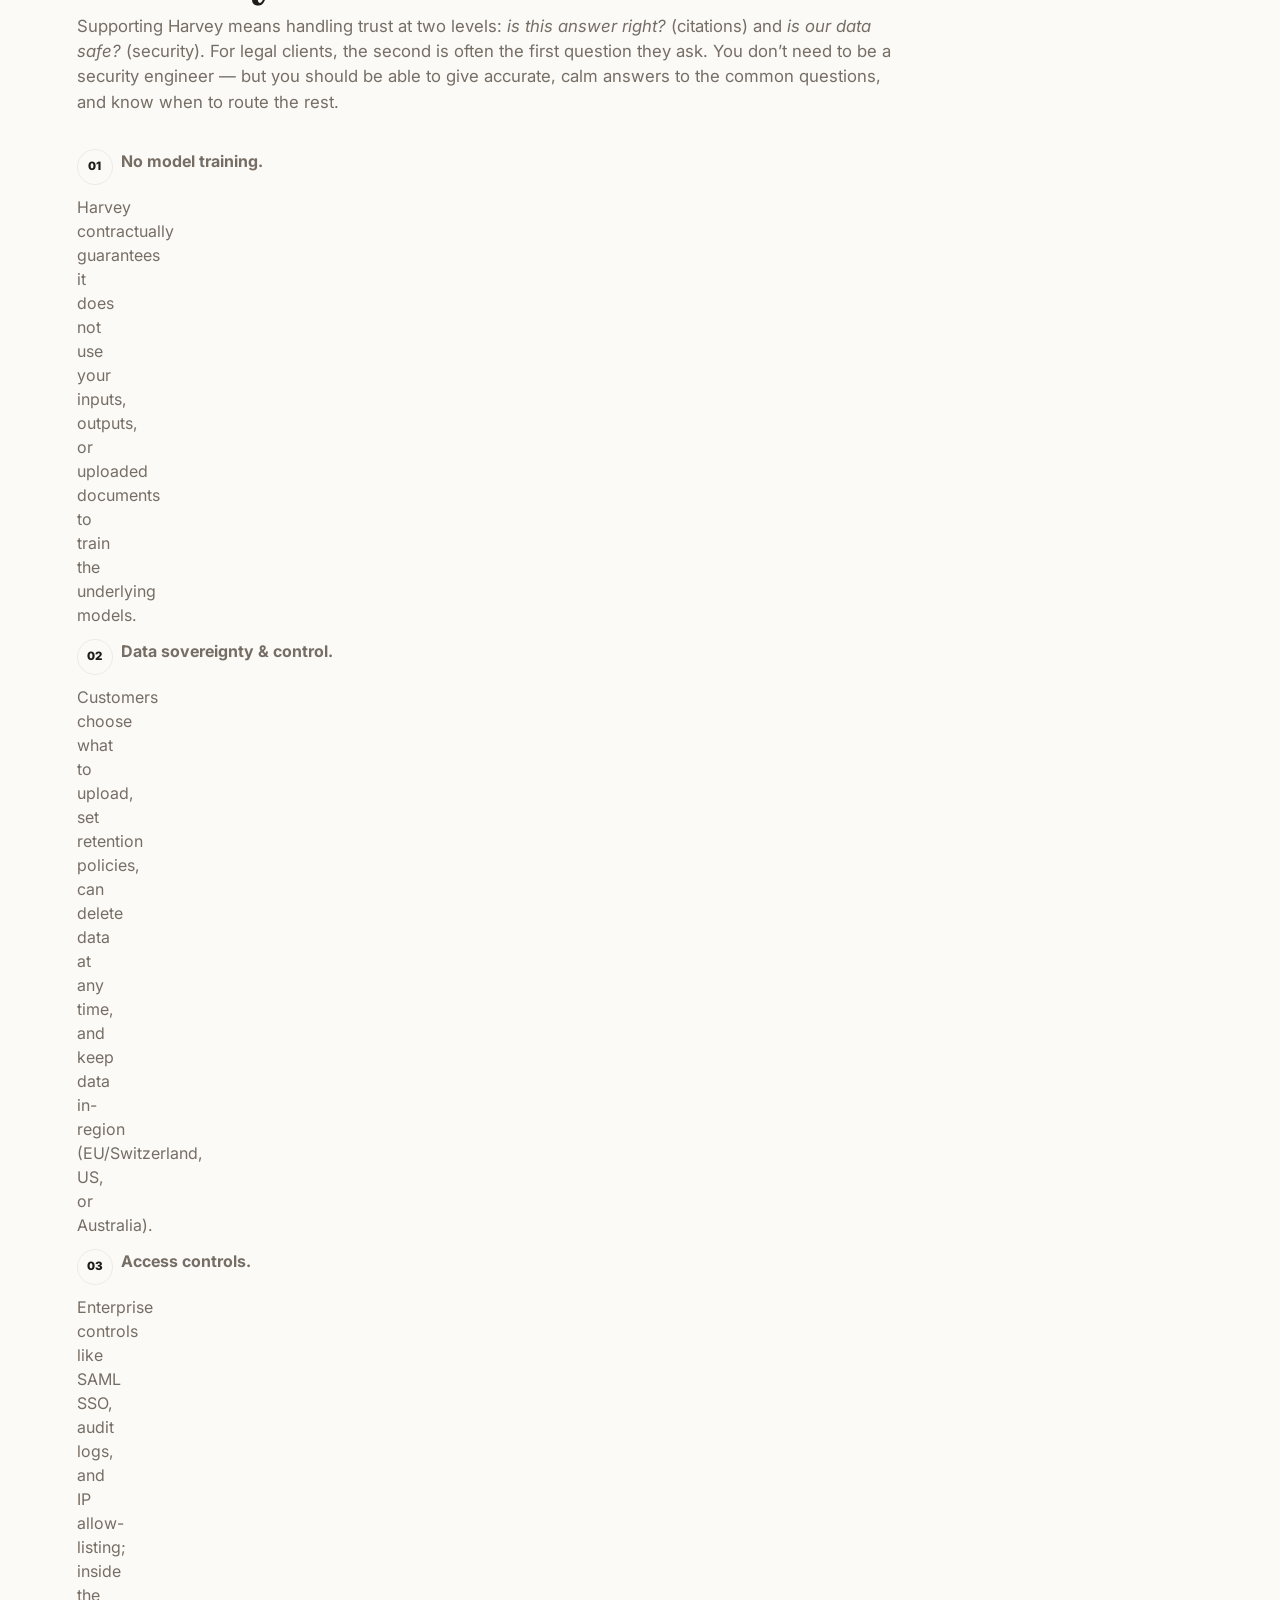
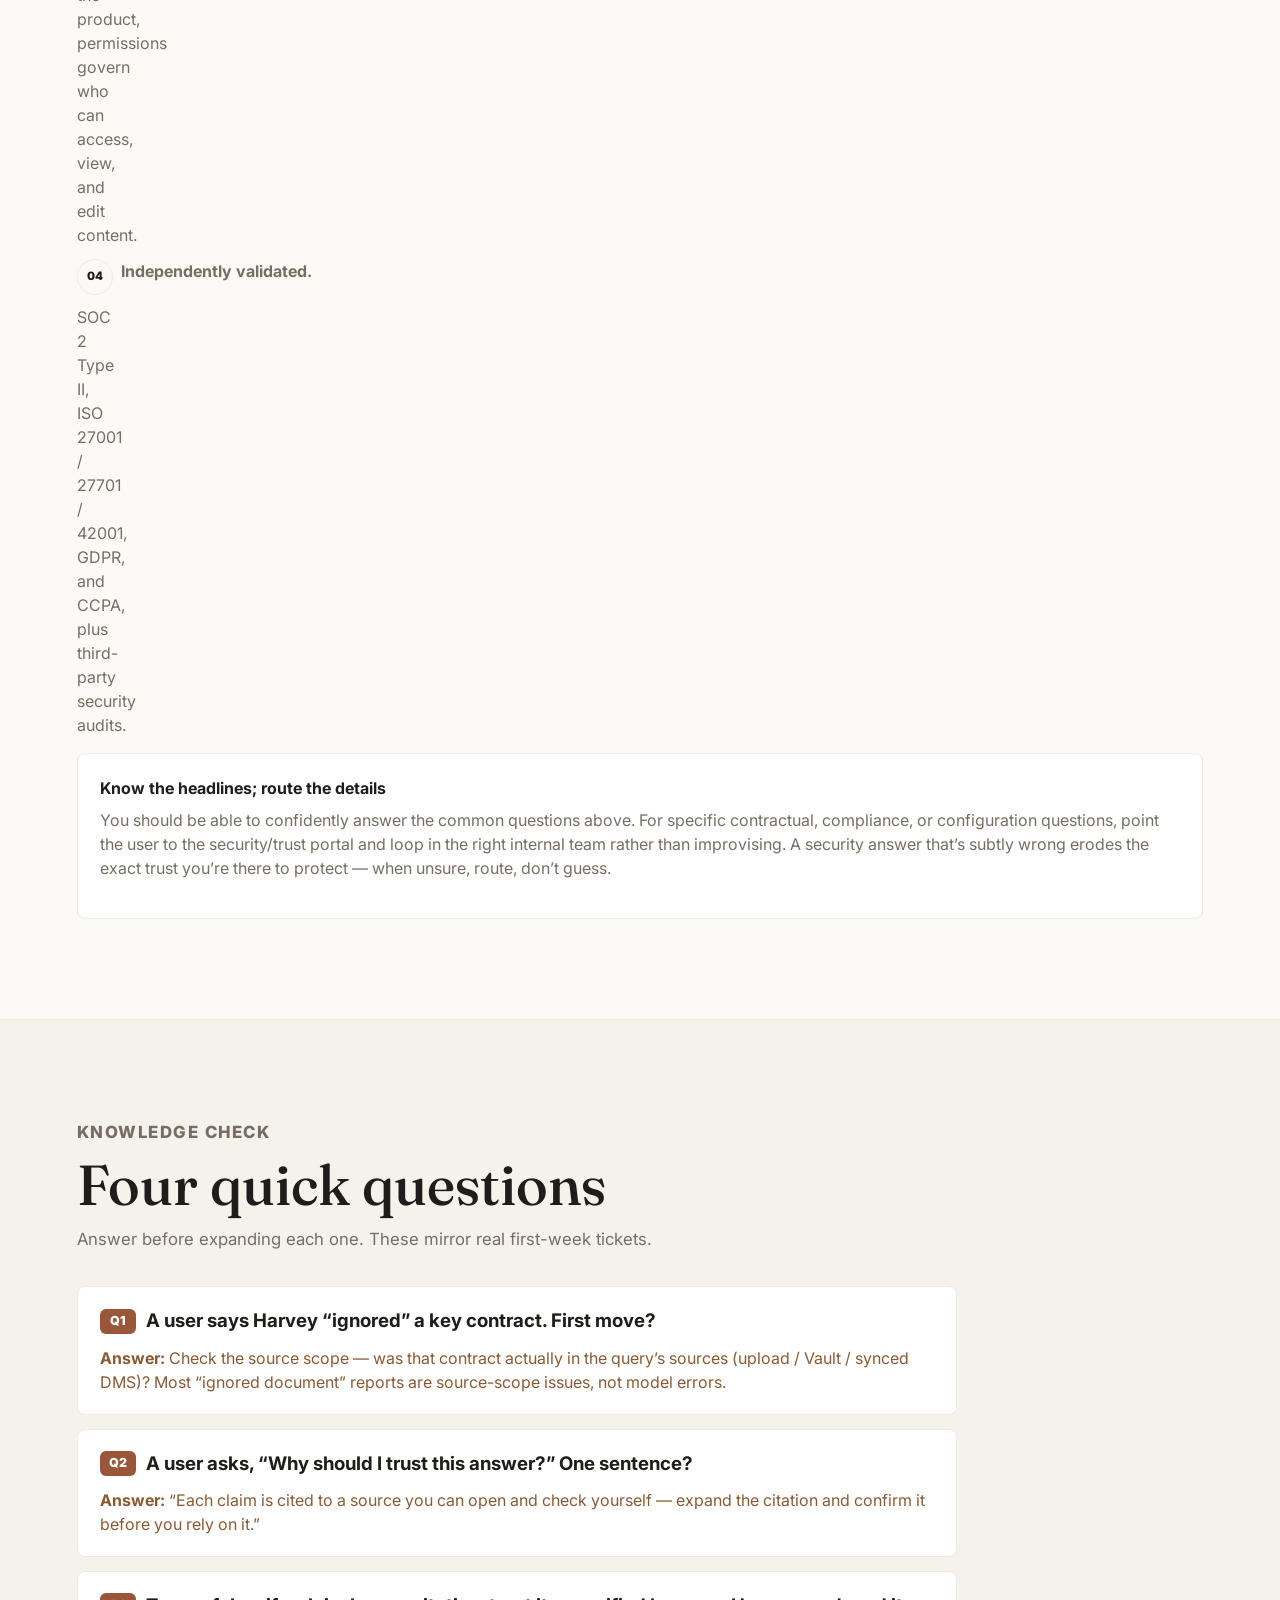
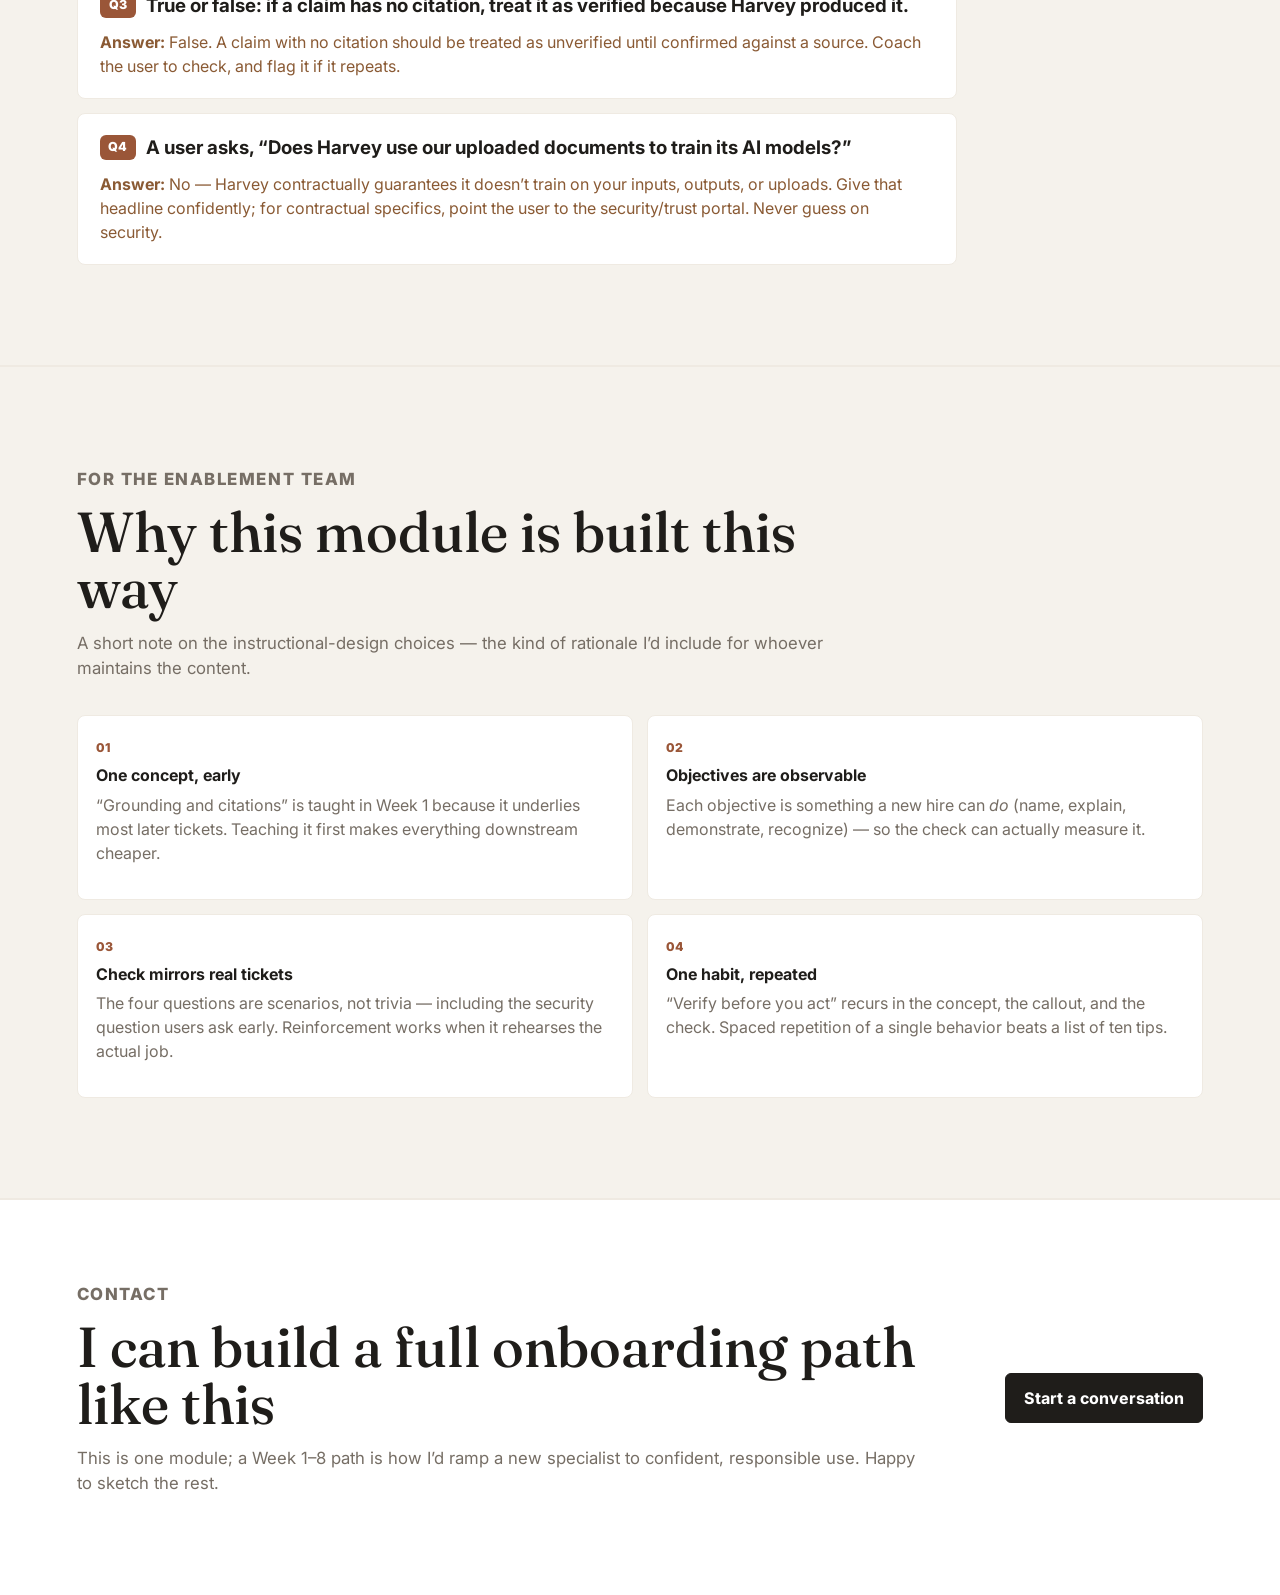
<file: onboarding-module.html>
<!doctype html>
<html lang="en">
  <head>
    <!-- Google tag (gtag.js) -->
    <script async src="https://www.googletagmanager.com/gtag/js?id=G-5SEJFHV82K"></script>
    <script>
      window.dataLayer = window.dataLayer || [];
      function gtag(){dataLayer.push(arguments);}
      gtag('js', new Date());
      gtag('config', 'G-5SEJFHV82K');
    </script>
    <meta charset="utf-8">
    <meta name="viewport" content="width=device-width, initial-scale=1">
    <title>Onboarding Module: How Harvey Grounds Answers | Alex Donnelly</title>
    <meta
      name="description"
      content="A sample self-guided onboarding micro-module for a new Harvey support specialist: sources, citations, and the verify-before-you-act habit."
    >
    <link rel="icon" href="favicon.svg" type="image/svg+xml">
    <link rel="icon" href="favicon.png" sizes="48x48">
    <link rel="apple-touch-icon" href="apple-touch-icon.png">
    <link rel="preconnect" href="https://fonts.googleapis.com">
    <link rel="preconnect" href="https://fonts.gstatic.com" crossorigin>
    <link href="https://fonts.googleapis.com/css2?family=Fraunces:opsz,wght@9..144,400;9..144,500;9..144,600&family=Inter:wght@400;500;600;700;800&display=swap" rel="stylesheet">
    <link rel="stylesheet" href="styles.css?v=5">
  </head>
  <body>
    <header class="site-header">
      <a class="brand" href="index.html" aria-label="The Human Layer home">
        <span class="brand-mark" aria-hidden="true">HL</span>
        <span>
          <strong>The Human Layer</strong>
          <small>Alex Donnelly</small>
        </span>
      </a>

      <nav class="nav" aria-label="Primary navigation">
        <a href="index.html#about">About</a>
        <a href="index.html#blueprint">Enablement</a>
        <a href="index.html#samples">Samples</a>
        <a href="index.html#takeaways">Writing</a>
        <a href="index.html#contact">Contact</a>
      </nav>
    </header>

    <main id="top">
      <section class="section">
        <div class="section-heading">
          <p class="eyebrow">Sample deliverable &middot; Onboarding micro-module</p>
          <h2>Week 1, Module 3: how Harvey grounds answers</h2>
          <p>
            A self-guided micro-module for a brand-new support specialist. By the end, a new hire
            understands where Harvey&rsquo;s answers come from, why citations matter, the one habit
            &mdash; verify before you act &mdash; that underpins almost every good support interaction,
            and how to answer the data-security questions users ask most.
          </p>
        </div>

        <div class="project-preview" role="note">
          <strong>About this sample</strong>
          <p>
            Independent work sample built only from Harvey&rsquo;s public product information; not
            affiliated with or endorsed by Harvey, and free of any confidential material. It&rsquo;s
            written to show how I structure a learning object &mdash; objectives, content, a check, and the
            design reasoning &mdash; not to be a literal Harvey course.
          </p>
        </div>

        <table class="rubric meta">
          <tbody>
            <tr><td><strong>Audience</strong></td><td>New support specialist, day 2&ndash;3</td></tr>
            <tr><td><strong>Time</strong></td><td>~15 minutes, self-paced</td></tr>
            <tr><td><strong>Format</strong></td><td>Self-guided module + 4-question check</td></tr>
            <tr><td><strong>Prerequisite</strong></td><td>Module 2: the Harvey product map (Assistant, Vault, Knowledge, Agents)</td></tr>
          </tbody>
        </table>
      </section>

      <section class="section muted">
        <div class="section-heading">
          <p class="eyebrow">Objectives</p>
          <h2>By the end of this module, you can&hellip;</h2>
        </div>
        <ol class="timeline">
          <li><strong>Name the sources</strong> Harvey can draw on when it answers a question.</li>
          <li><strong>Explain to a user, in one sentence,</strong> what a citation is for and why it
          matters.</li>
          <li><strong>Demonstrate the &ldquo;verify before you act&rdquo; habit</strong> by expanding a
          citation and confirming a claim against its source.</li>
          <li><strong>Recognize a source-scope issue</strong> &mdash; the most common reason an answer
          &ldquo;misses&rdquo; something &mdash; and know it&rsquo;s usually not a bug.</li>
          <li><strong>Answer the common data-security questions</strong> &mdash; does Harvey train on our
          data, where is it stored, who can see it &mdash; and route detailed ones to the right place.</li>
        </ol>
      </section>

      <section class="section">
        <div class="section-heading">
          <p class="eyebrow">Concept 1</p>
          <h2>Harvey answers from sources, not from thin air</h2>
          <p>
            The single most important idea for supporting this product: Harvey is built to ground its
            answers in sources a user can check. Depending on how a query is set up, those sources can
            include the user&rsquo;s own uploads, documents stored in a Vault, content synced from a
            document management system (like iManage, SharePoint, or Google Drive), premium legal
            databases, curated public sources, and web search. For harder questions, Harvey can run an
            agentic search &mdash; writing and refining its own searches over those sources until it has
            enough to answer.
          </p>
          <p>
            The practical takeaway for support: <strong>Harvey can only cite what it was given.</strong>
            When an answer seems to &ldquo;ignore&rdquo; something, your first instinct should be to check
            what was actually in scope &mdash; not to assume the model failed.
          </p>
        </div>
      </section>

      <section class="section muted">
        <div class="section-heading">
          <p class="eyebrow">Concept 2</p>
          <h2>Citations are the trust mechanism</h2>
          <p>
            Every grounded answer comes with citations so a user can verify accuracy before they share or
            act on it. That&rsquo;s not a nice-to-have &mdash; for a legal professional, the ability to
            trace a claim back to its source is the difference between a draft they can use and one they
            can&rsquo;t. When you help a user, you&rsquo;re very often really helping them <em>verify</em>:
            open the citation, read the cited passage, confirm it supports the claim.
          </p>
        </div>
        <div class="project-preview" role="note">
          <strong>The one habit to model every time</strong>
          <p>
            <strong>Verify before you act.</strong> Expand the citation &rarr; read the source &rarr;
            confirm the claim. If a user adopts only one behavior from their first week with Harvey, this
            is the one &mdash; and modeling it is the highest-leverage thing you do on a ticket.
          </p>
        </div>
      </section>

      <section class="section">
        <div class="section-heading">
          <p class="eyebrow">Concept 3</p>
          <h2>Where your information goes: security &amp; data control</h2>
          <p>
            Supporting Harvey means handling trust at two levels: <em>is this answer right?</em>
            (citations) and <em>is our data safe?</em> (security). For legal clients, the second is often
            the first question they ask. You don&rsquo;t need to be a security engineer &mdash; but you
            should be able to give accurate, calm answers to the common questions, and know when to route
            the rest.
          </p>
        </div>
        <ol class="timeline">
          <li><strong>No model training.</strong> Harvey contractually guarantees it does not use your
          inputs, outputs, or uploaded documents to train the underlying models.</li>
          <li><strong>Data sovereignty &amp; control.</strong> Customers choose what to upload, set
          retention policies, can delete data at any time, and keep data in-region (EU/Switzerland, US, or
          Australia).</li>
          <li><strong>Access controls.</strong> Enterprise controls like SAML SSO, audit logs, and IP
          allow-listing; inside the product, permissions govern who can access, view, and edit content.</li>
          <li><strong>Independently validated.</strong> SOC 2 Type II, ISO 27001 / 27701 / 42001, GDPR,
          and CCPA, plus third-party security audits.</li>
        </ol>
        <div class="project-preview" role="note">
          <strong>Know the headlines; route the details</strong>
          <p>
            You should be able to confidently answer the common questions above. For specific contractual,
            compliance, or configuration questions, point the user to the security/trust portal and loop in
            the right internal team rather than improvising. A security answer that&rsquo;s subtly wrong
            erodes the exact trust you&rsquo;re there to protect &mdash; when unsure, route, don&rsquo;t
            guess.
          </p>
        </div>
      </section>

      <section class="section muted">
        <div class="section-heading">
          <p class="eyebrow">Knowledge check</p>
          <h2>Four quick questions</h2>
          <p>Answer before expanding each one. These mirror real first-week tickets.</p>
        </div>
        <div class="findings-list">
          <article class="finding">
            <h3><span>Q1</span> A user says Harvey &ldquo;ignored&rdquo; a key contract. First move?</h3>
            <p class="catch"><strong>Answer:</strong> Check the source scope &mdash; was that contract
            actually in the query&rsquo;s sources (upload / Vault / synced DMS)? Most &ldquo;ignored
            document&rdquo; reports are source-scope issues, not model errors.</p>
          </article>
          <article class="finding">
            <h3><span>Q2</span> A user asks, &ldquo;Why should I trust this answer?&rdquo; One sentence?</h3>
            <p class="catch"><strong>Answer:</strong> &ldquo;Each claim is cited to a source you can open
            and check yourself &mdash; expand the citation and confirm it before you rely on it.&rdquo;</p>
          </article>
          <article class="finding">
            <h3><span>Q3</span> True or false: if a claim has no citation, treat it as verified because
            Harvey produced it.</h3>
            <p class="catch"><strong>Answer:</strong> False. A claim with no citation should be treated as
            unverified until confirmed against a source. Coach the user to check, and flag it if it
            repeats.</p>
          </article>
          <article class="finding">
            <h3><span>Q4</span> A user asks, &ldquo;Does Harvey use our uploaded documents to train its
            AI models?&rdquo;</h3>
            <p class="catch"><strong>Answer:</strong> No &mdash; Harvey contractually guarantees it
            doesn&rsquo;t train on your inputs, outputs, or uploads. Give that headline confidently; for
            contractual specifics, point the user to the security/trust portal. Never guess on security.</p>
          </article>
        </div>
      </section>

      <section class="section muted">
        <div class="section-heading">
          <p class="eyebrow">For the enablement team</p>
          <h2>Why this module is built this way</h2>
          <p>
            A short note on the instructional-design choices &mdash; the kind of rationale I&rsquo;d
            include for whoever maintains the content.
          </p>
        </div>
        <div class="enablement-cards">
          <article>
            <span>01</span>
            <h4>One concept, early</h4>
            <p>&ldquo;Grounding and citations&rdquo; is taught in Week 1 because it underlies most later
            tickets. Teaching it first makes everything downstream cheaper.</p>
          </article>
          <article>
            <span>02</span>
            <h4>Objectives are observable</h4>
            <p>Each objective is something a new hire can <em>do</em> (name, explain, demonstrate,
            recognize) &mdash; so the check can actually measure it.</p>
          </article>
          <article>
            <span>03</span>
            <h4>Check mirrors real tickets</h4>
            <p>The four questions are scenarios, not trivia &mdash; including the security question users
            ask early. Reinforcement works when it rehearses the actual job.</p>
          </article>
          <article>
            <span>04</span>
            <h4>One habit, repeated</h4>
            <p>&ldquo;Verify before you act&rdquo; recurs in the concept, the callout, and the check.
            Spaced repetition of a single behavior beats a list of ten tips.</p>
          </article>
        </div>
      </section>

      <section class="contact-section">
        <div>
          <p class="eyebrow">Contact</p>
          <h2>I can build a full onboarding path like this</h2>
          <p>
            This is one module; a Week 1&ndash;8 path is how I&rsquo;d ramp a new specialist to
            confident, responsible use. Happy to sketch the rest.
          </p>
        </div>
        <a class="button primary" href="mailto:a.james.donnelly@gmail.com">Start a conversation</a>
      </section>
    </main>
  </body>
</html>
</file>
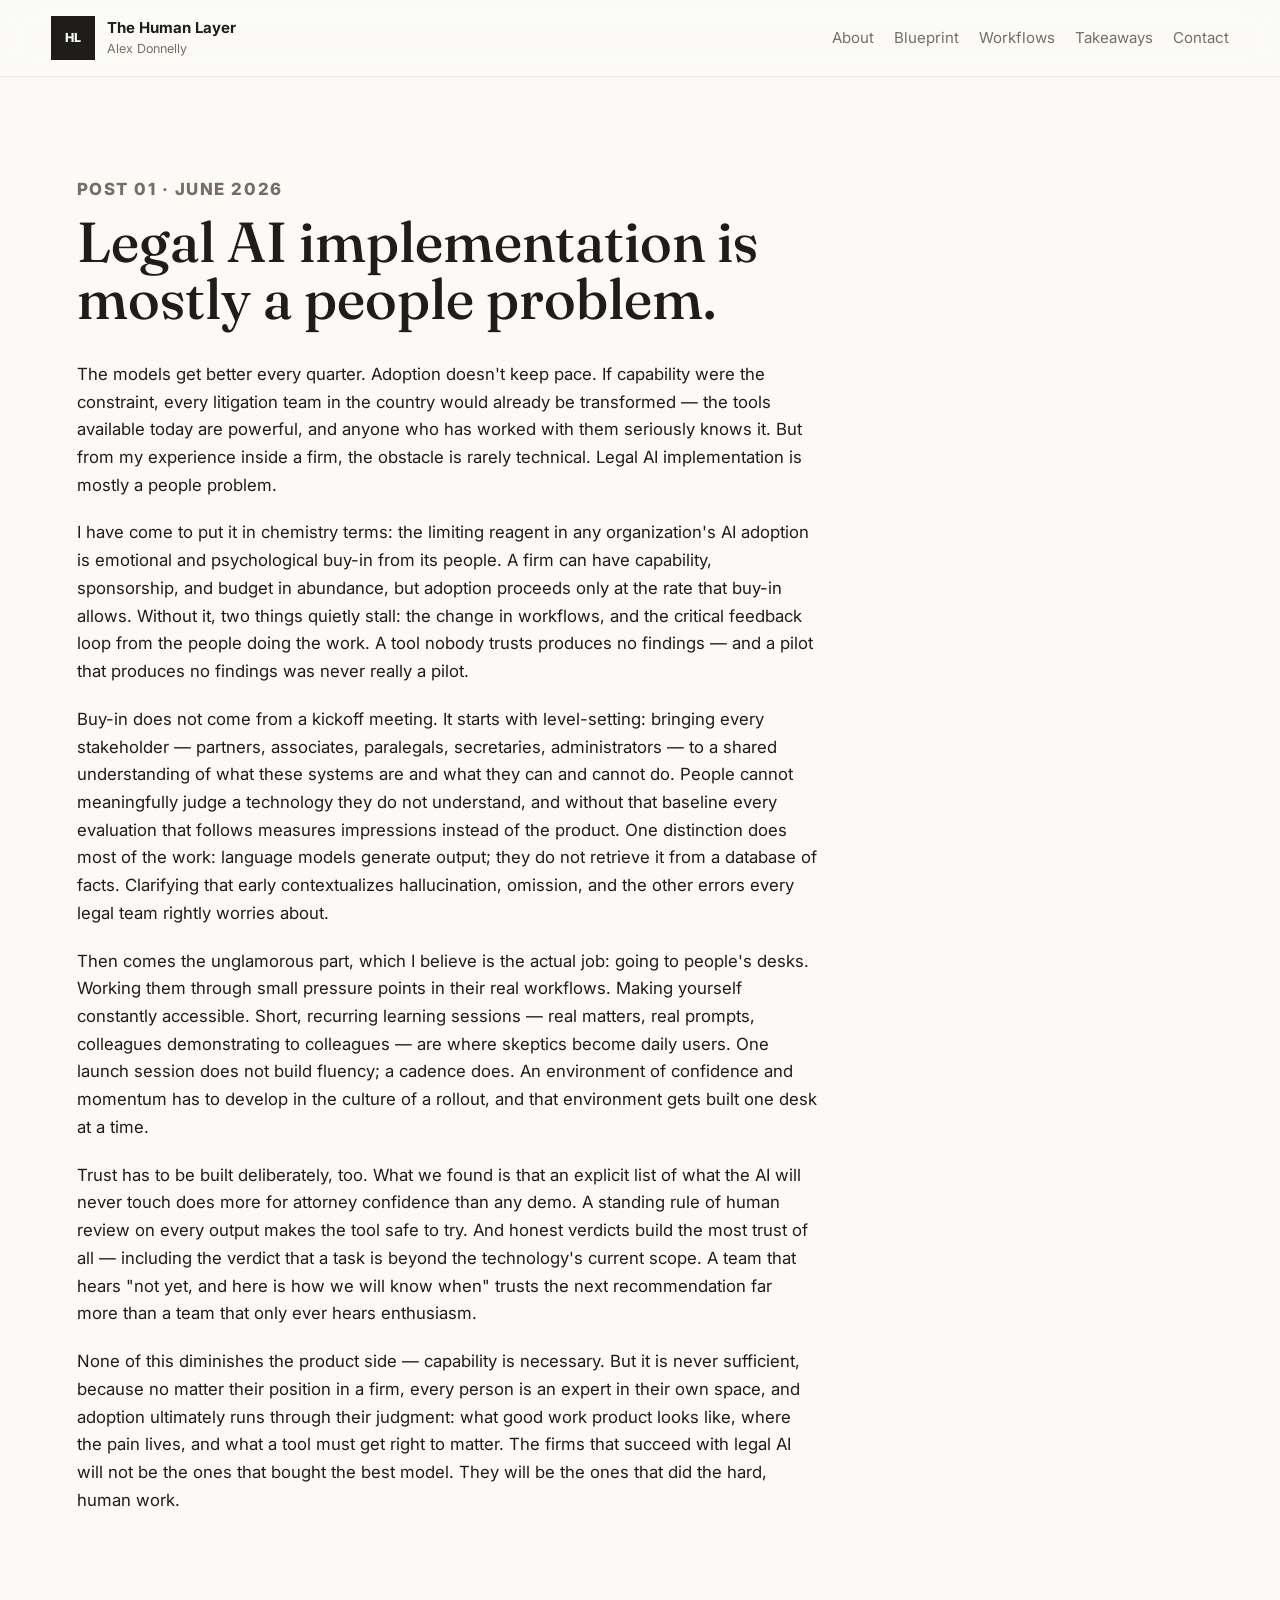
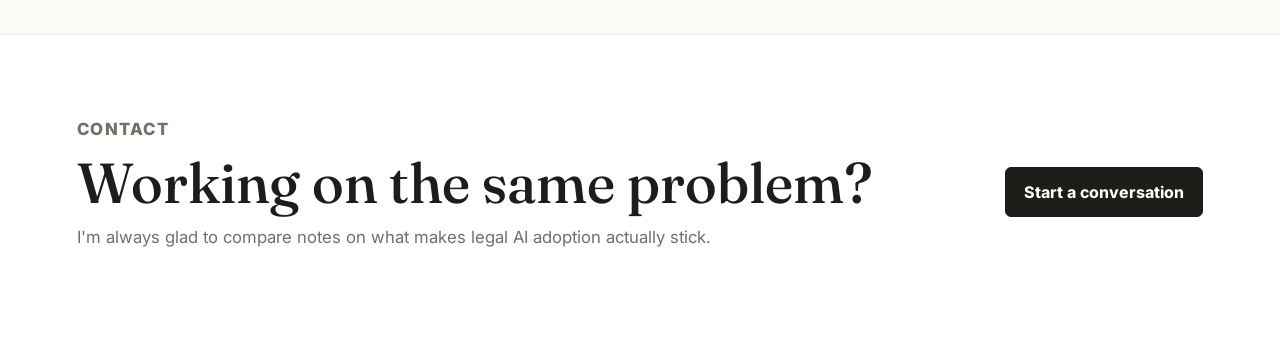
<file: people-problem.html>
<!doctype html>
<html lang="en">
  <head>
    <!-- Google tag (gtag.js) -->
    <script async src="https://www.googletagmanager.com/gtag/js?id=G-5SEJFHV82K"></script>
    <script>
      window.dataLayer = window.dataLayer || [];
      function gtag(){dataLayer.push(arguments);}
      gtag('js', new Date());
      gtag('config', 'G-5SEJFHV82K');
    </script>
    <meta charset="utf-8">
    <meta name="viewport" content="width=device-width, initial-scale=1">
    <title>Legal AI Implementation Is Mostly a People Problem | Alex Donnelly</title>
    <meta
      name="description"
      content="Why legal AI adoption depends on onboarding, trust, and workflow design as much as product capability — lessons from running enablement inside a firm."
    >
    <link rel="icon" href="favicon.svg" type="image/svg+xml">
    <link rel="icon" href="favicon.png" sizes="48x48">
    <link rel="apple-touch-icon" href="apple-touch-icon.png">
    <link rel="preconnect" href="https://fonts.googleapis.com">
    <link rel="preconnect" href="https://fonts.gstatic.com" crossorigin>
    <link href="https://fonts.googleapis.com/css2?family=Fraunces:opsz,wght@9..144,400;9..144,500;9..144,600&family=Inter:wght@400;500;600;700;800&display=swap" rel="stylesheet">
    <link rel="stylesheet" href="styles.css?v=5">
  </head>
  <body>
    <header class="site-header">
      <a class="brand" href="index.html" aria-label="The Human Layer home">
        <span class="brand-mark" aria-hidden="true">HL</span>
        <span>
          <strong>The Human Layer</strong>
          <small>Alex Donnelly</small>
        </span>
      </a>

      <nav class="nav" aria-label="Primary navigation">
        <a href="index.html#about">About</a>
        <a href="index.html#blueprint">Blueprint</a>
        <a href="index.html#workflows">Workflows</a>
        <a href="index.html#takeaways">Takeaways</a>
        <a href="index.html#contact">Contact</a>
      </nav>
    </header>

    <main id="top">
      <section class="section">
        <div class="section-heading">
          <p class="eyebrow">Post 01 &middot; June 2026</p>
          <h2>Legal AI implementation is mostly a people problem.</h2>
        </div>

        <div class="post-body">
          <p>
            The models get better every quarter. Adoption doesn't keep pace. If capability were the
            constraint, every litigation team in the country would already be transformed — the tools
            available today are powerful, and anyone who has worked with them seriously knows it. But
            from my experience inside a firm, the obstacle is rarely technical. Legal AI implementation
            is mostly a people problem.
          </p>
          <p>
            I have come to put it in chemistry terms: the limiting reagent in any organization's AI
            adoption is emotional and psychological buy-in from its people. A firm can have capability,
            sponsorship, and budget in abundance, but adoption proceeds only at the rate that buy-in
            allows. Without it, two things quietly stall: the change in workflows, and the critical
            feedback loop from the people doing the work. A tool nobody trusts produces no findings —
            and a pilot that produces no findings was never really a pilot.
          </p>
          <p>
            Buy-in does not come from a kickoff meeting. It starts with level-setting: bringing every
            stakeholder — partners, associates, paralegals, secretaries, administrators — to a shared
            understanding of what these systems are and what they can and cannot do. People cannot
            meaningfully judge a technology they do not understand, and without that baseline every
            evaluation that follows measures impressions instead of the product. One distinction does
            most of the work: language models generate output; they do not retrieve it from a database
            of facts. Clarifying that early contextualizes hallucination, omission, and the other errors
            every legal team rightly worries about.
          </p>
          <p>
            Then comes the unglamorous part, which I believe is the actual job: going to people's desks.
            Working them through small pressure points in their real workflows. Making yourself
            constantly accessible. Short, recurring learning sessions — real matters, real prompts,
            colleagues demonstrating to colleagues — are where skeptics become daily users. One launch
            session does not build fluency; a cadence does. An environment of confidence and momentum
            has to develop in the culture of a rollout, and that environment gets built one desk at a
            time.
          </p>
          <p>
            Trust has to be built deliberately, too. What we found is that an explicit list of what the
            AI will never touch does more for attorney confidence than any demo. A standing rule of
            human review on every output makes the tool safe to try. And honest verdicts build the most
            trust of all — including the verdict that a task is beyond the technology's current scope.
            A team that hears "not yet, and here is how we will know when" trusts the next
            recommendation far more than a team that only ever hears enthusiasm.
          </p>
          <p>
            None of this diminishes the product side — capability is necessary. But it is never
            sufficient, because no matter their position in a firm, every person is an expert in their
            own space, and adoption ultimately runs through their judgment: what good work product looks
            like, where the pain lives, and what a tool must get right to matter. The firms that succeed
            with legal AI will not be the ones that bought the best model. They will be the ones that
            did the hard, human work.
          </p>
        </div>
      </section>

      <section class="contact-section">
        <div>
          <p class="eyebrow">Contact</p>
          <h2>Working on the same problem?</h2>
          <p>
            I'm always glad to compare notes on what makes legal AI adoption actually stick.
          </p>
        </div>
        <a class="button primary" href="mailto:a.james.donnelly@gmail.com">Start a conversation</a>
      </section>
    </main>
  </body>
</html>
</file>
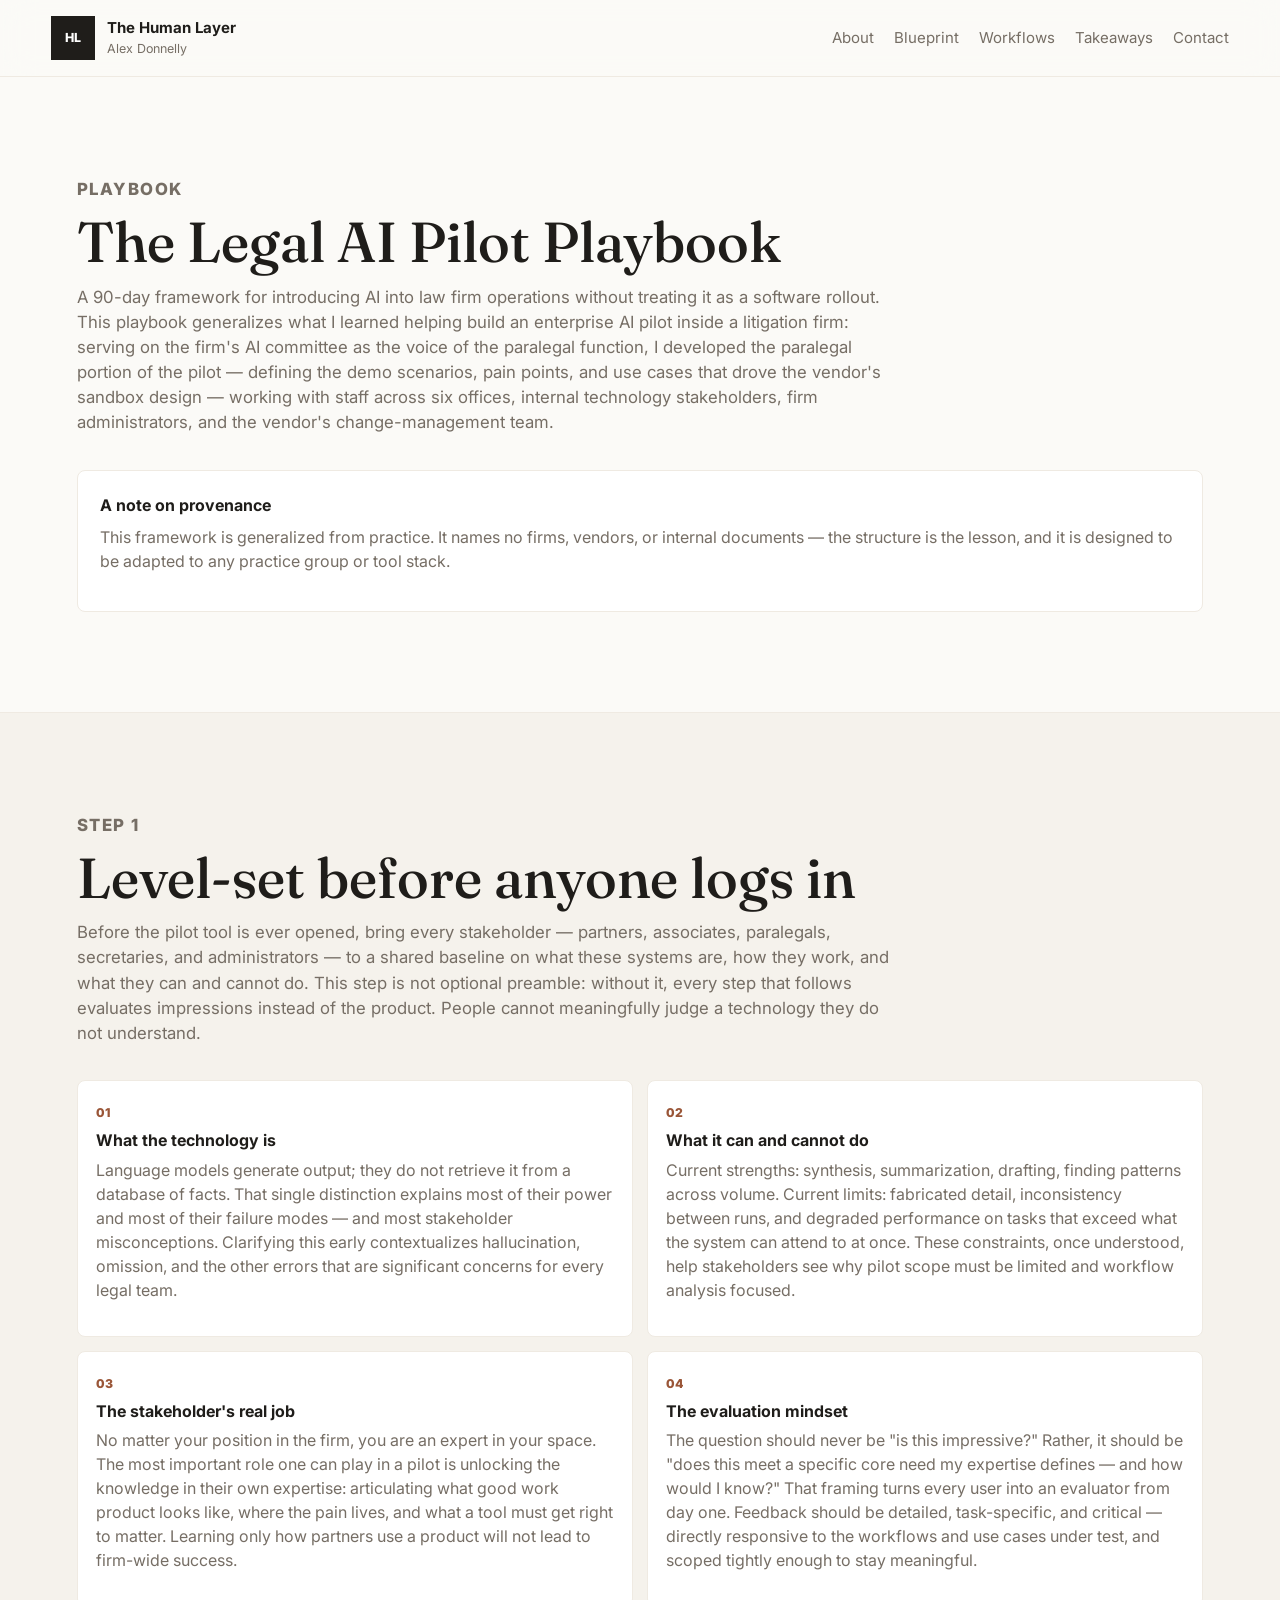
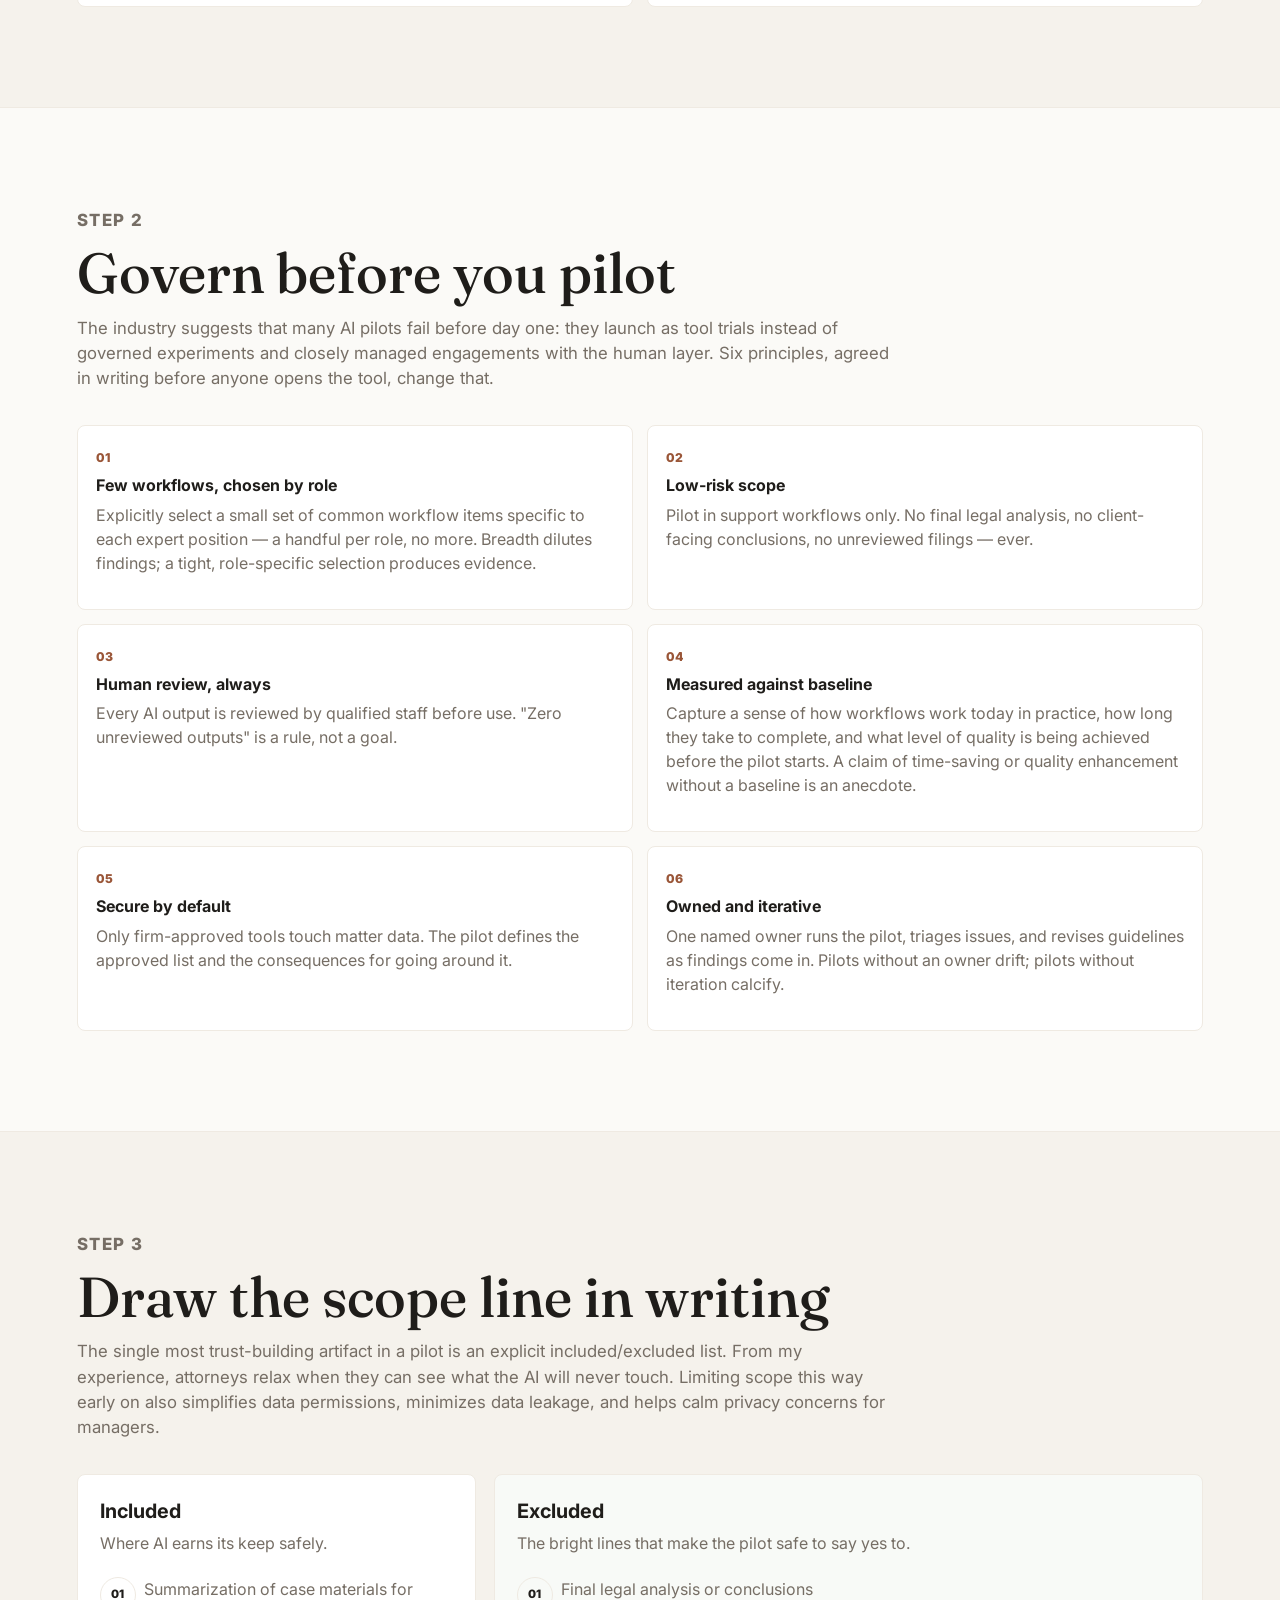
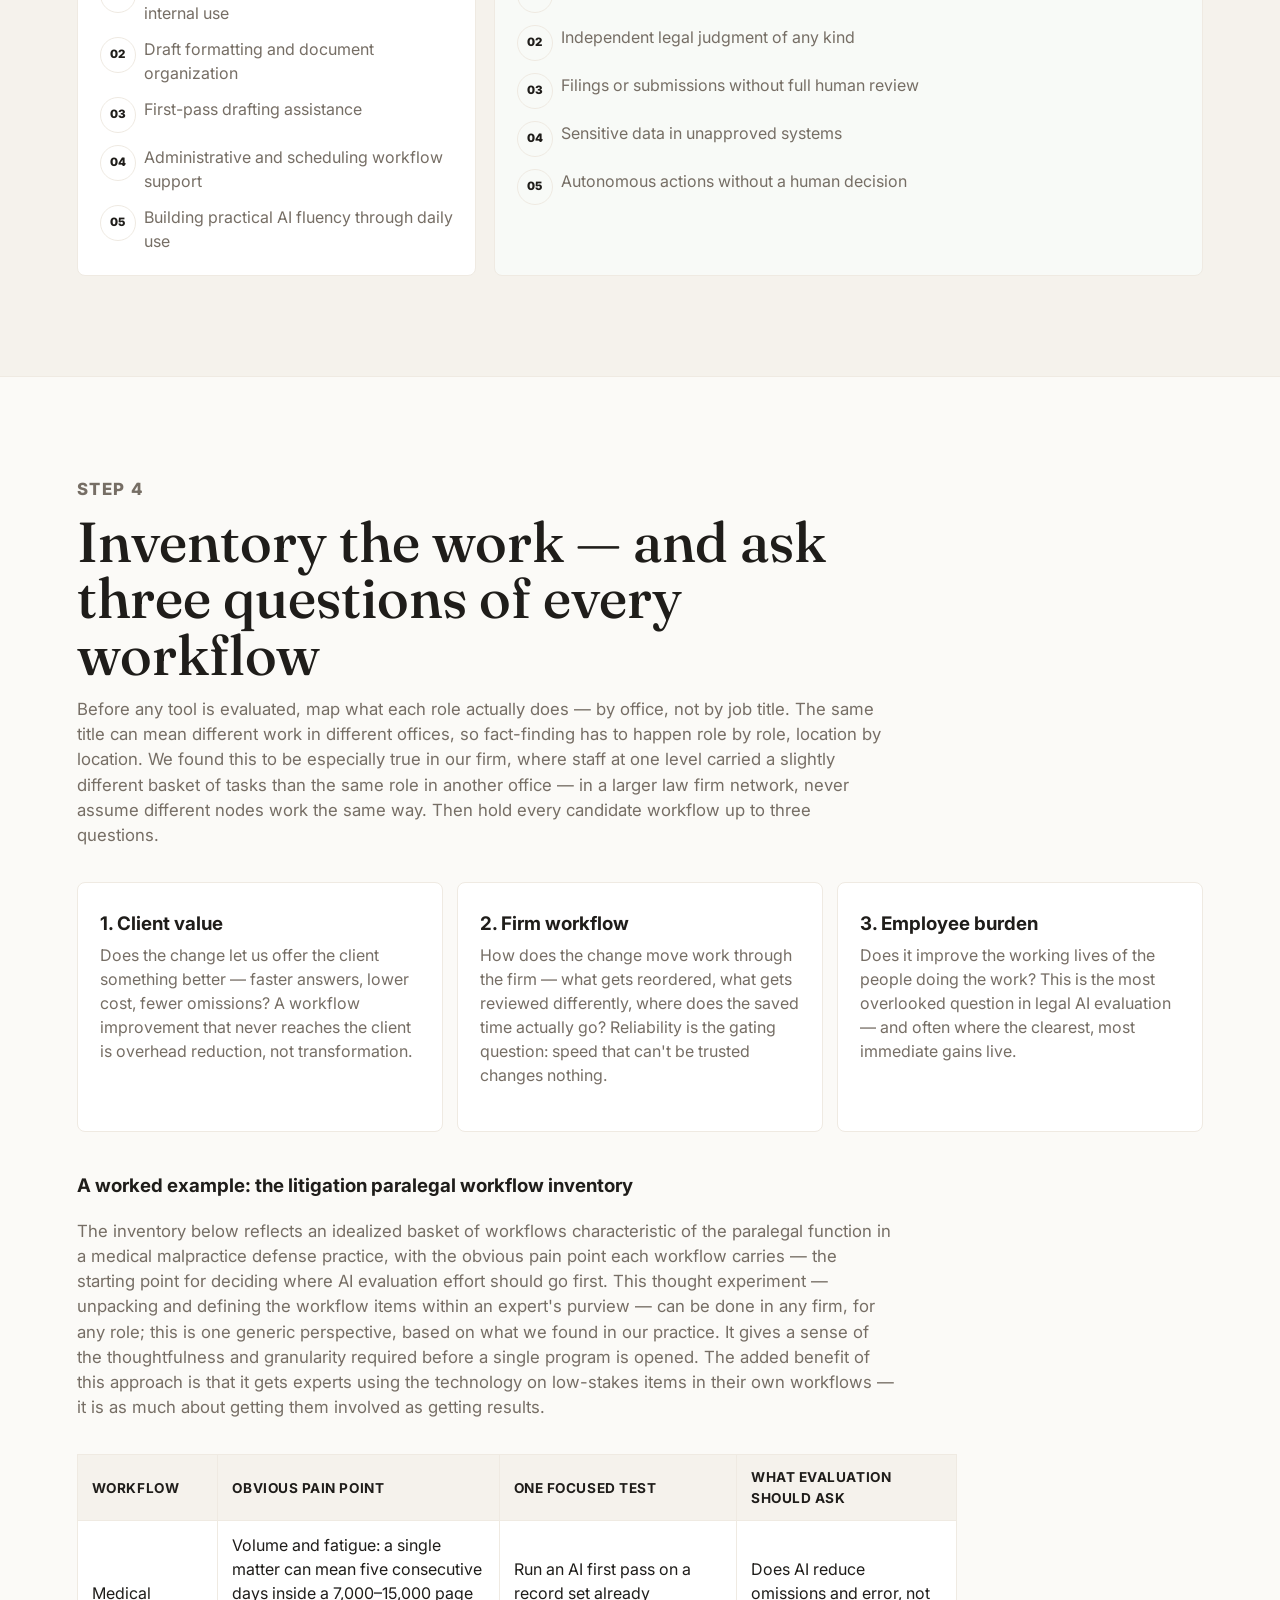
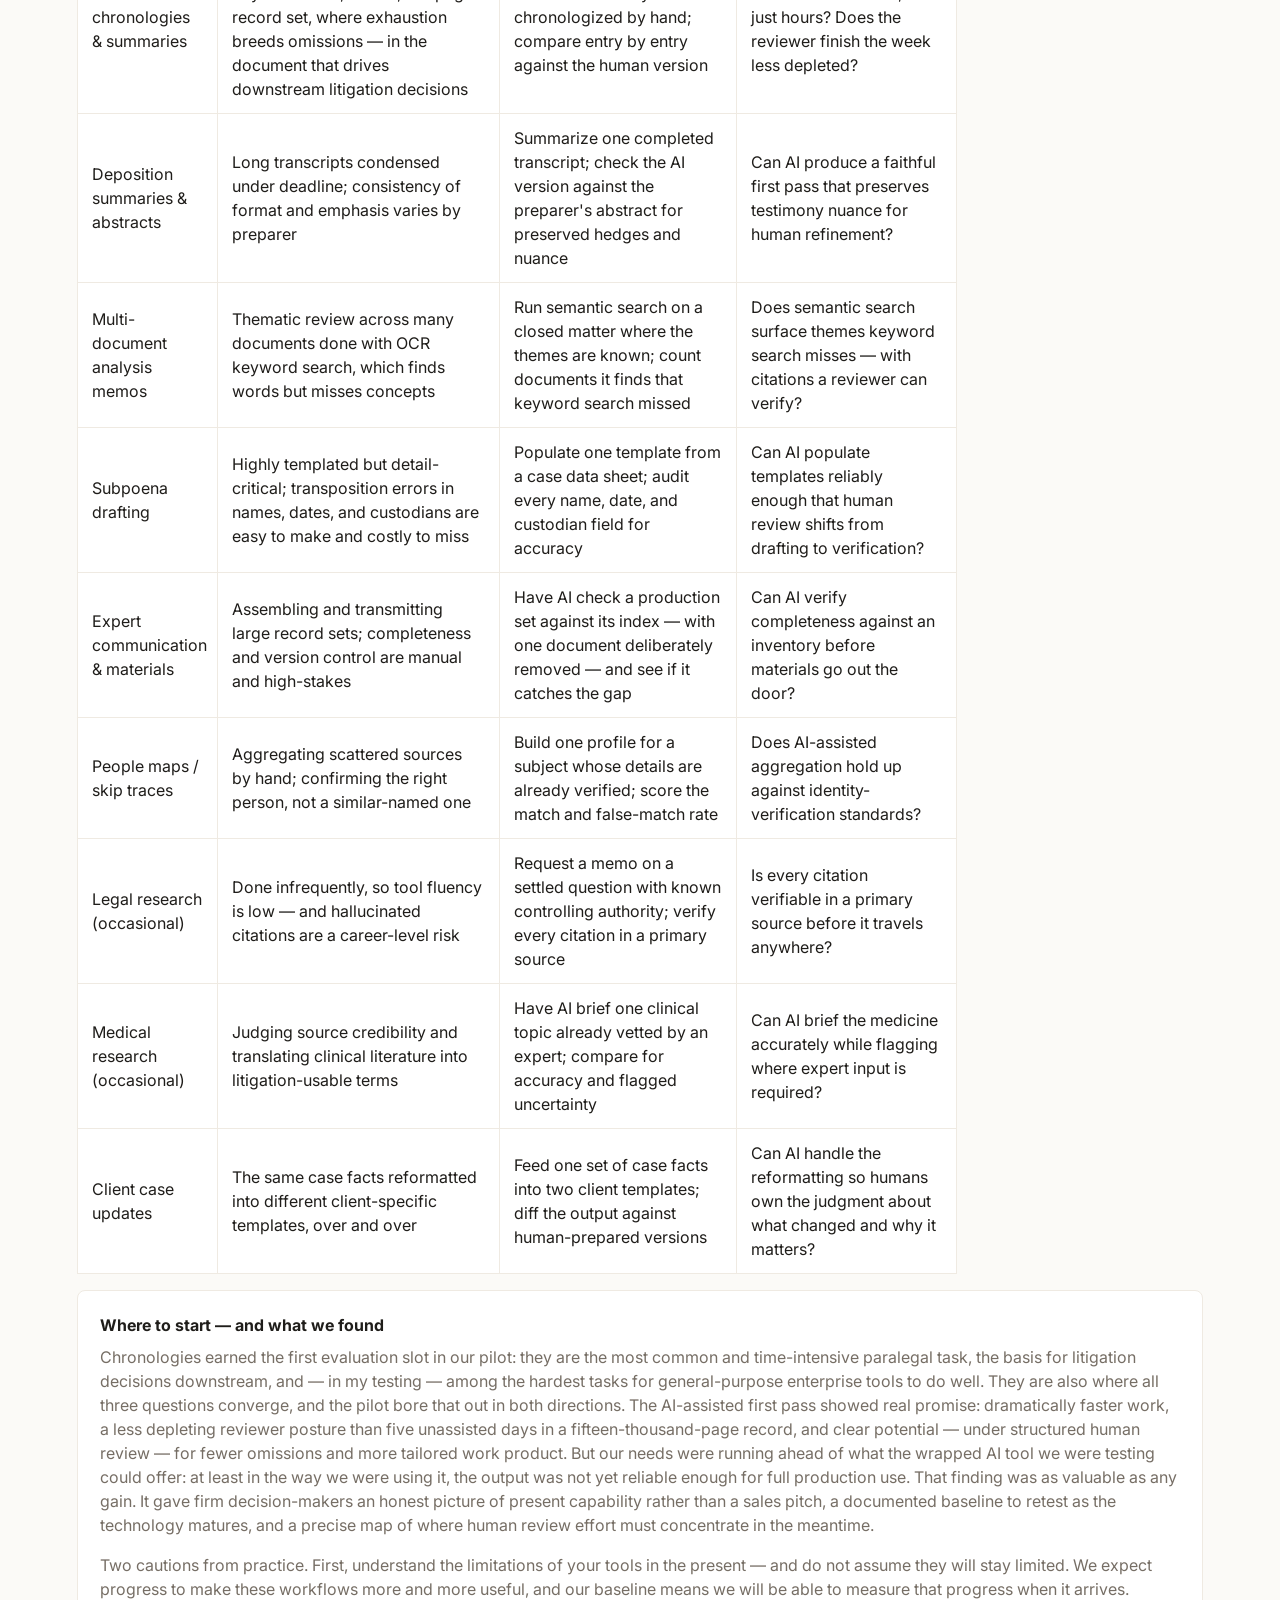
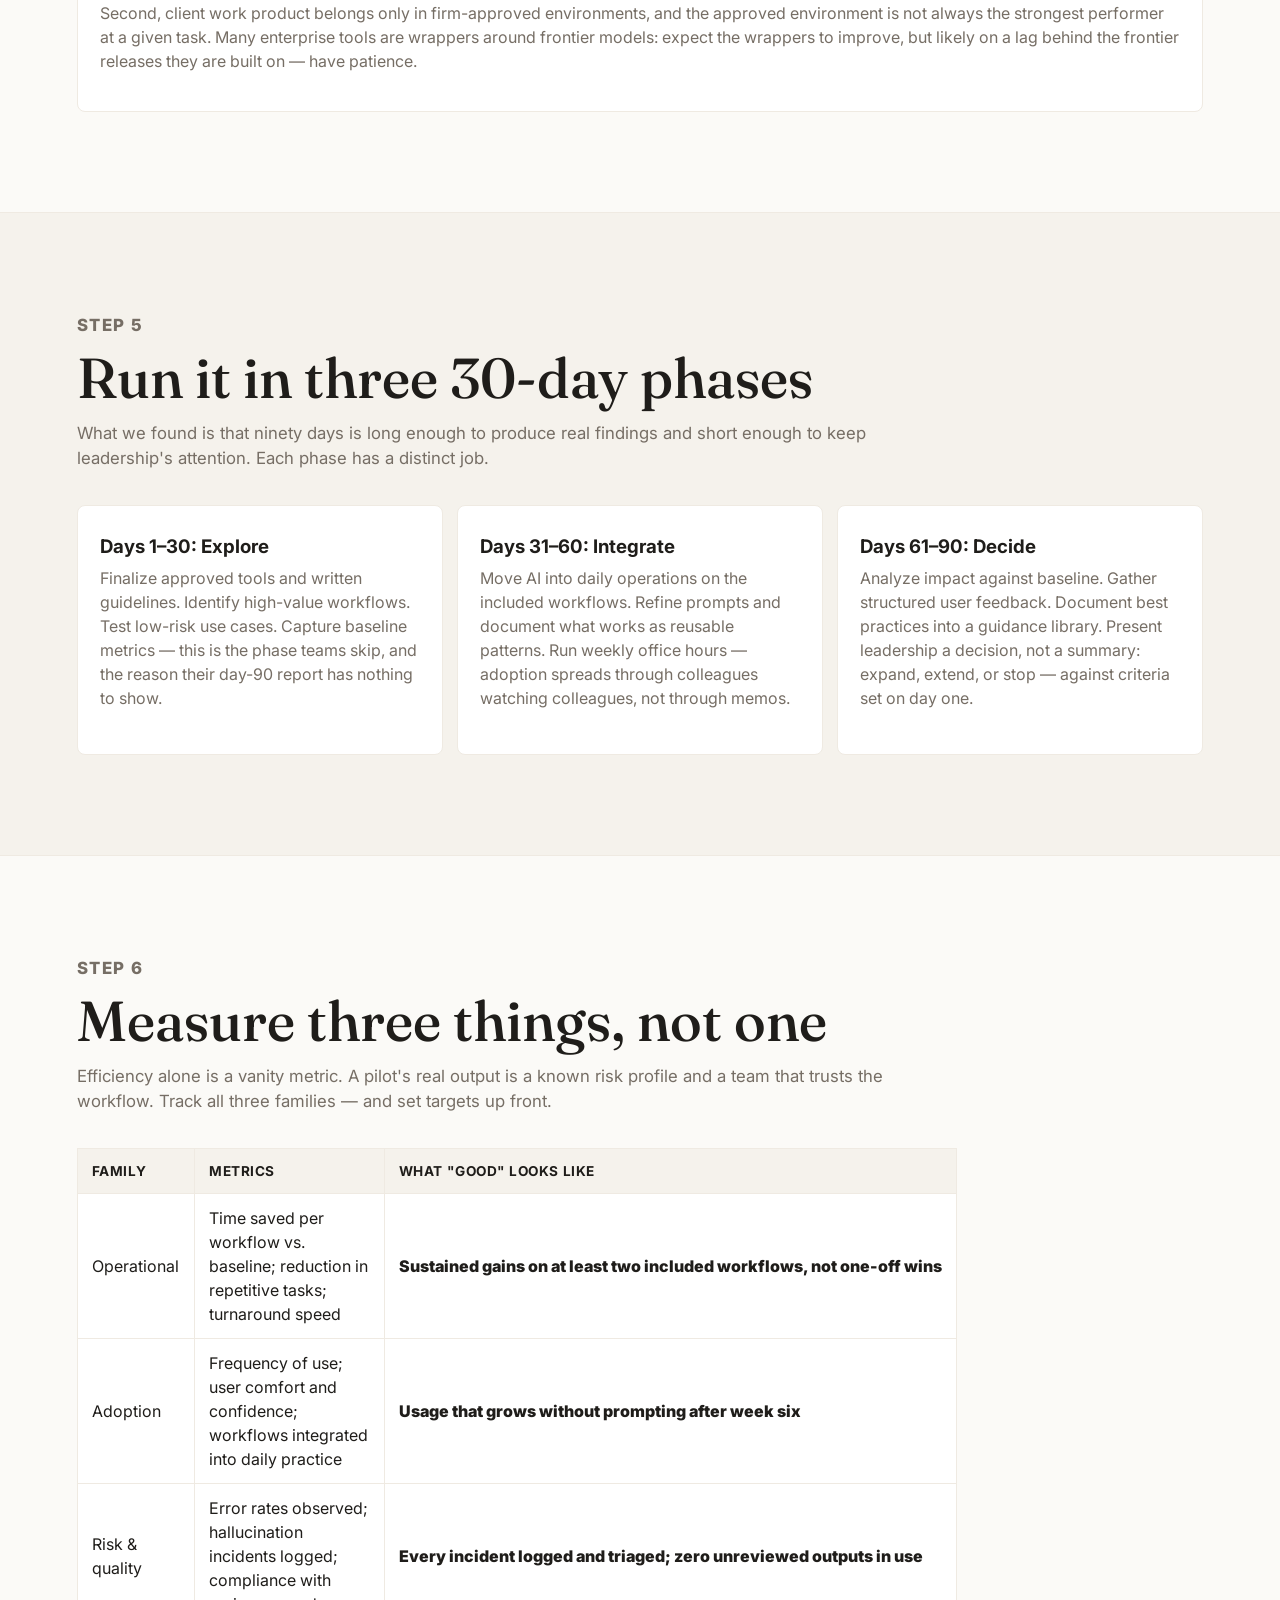
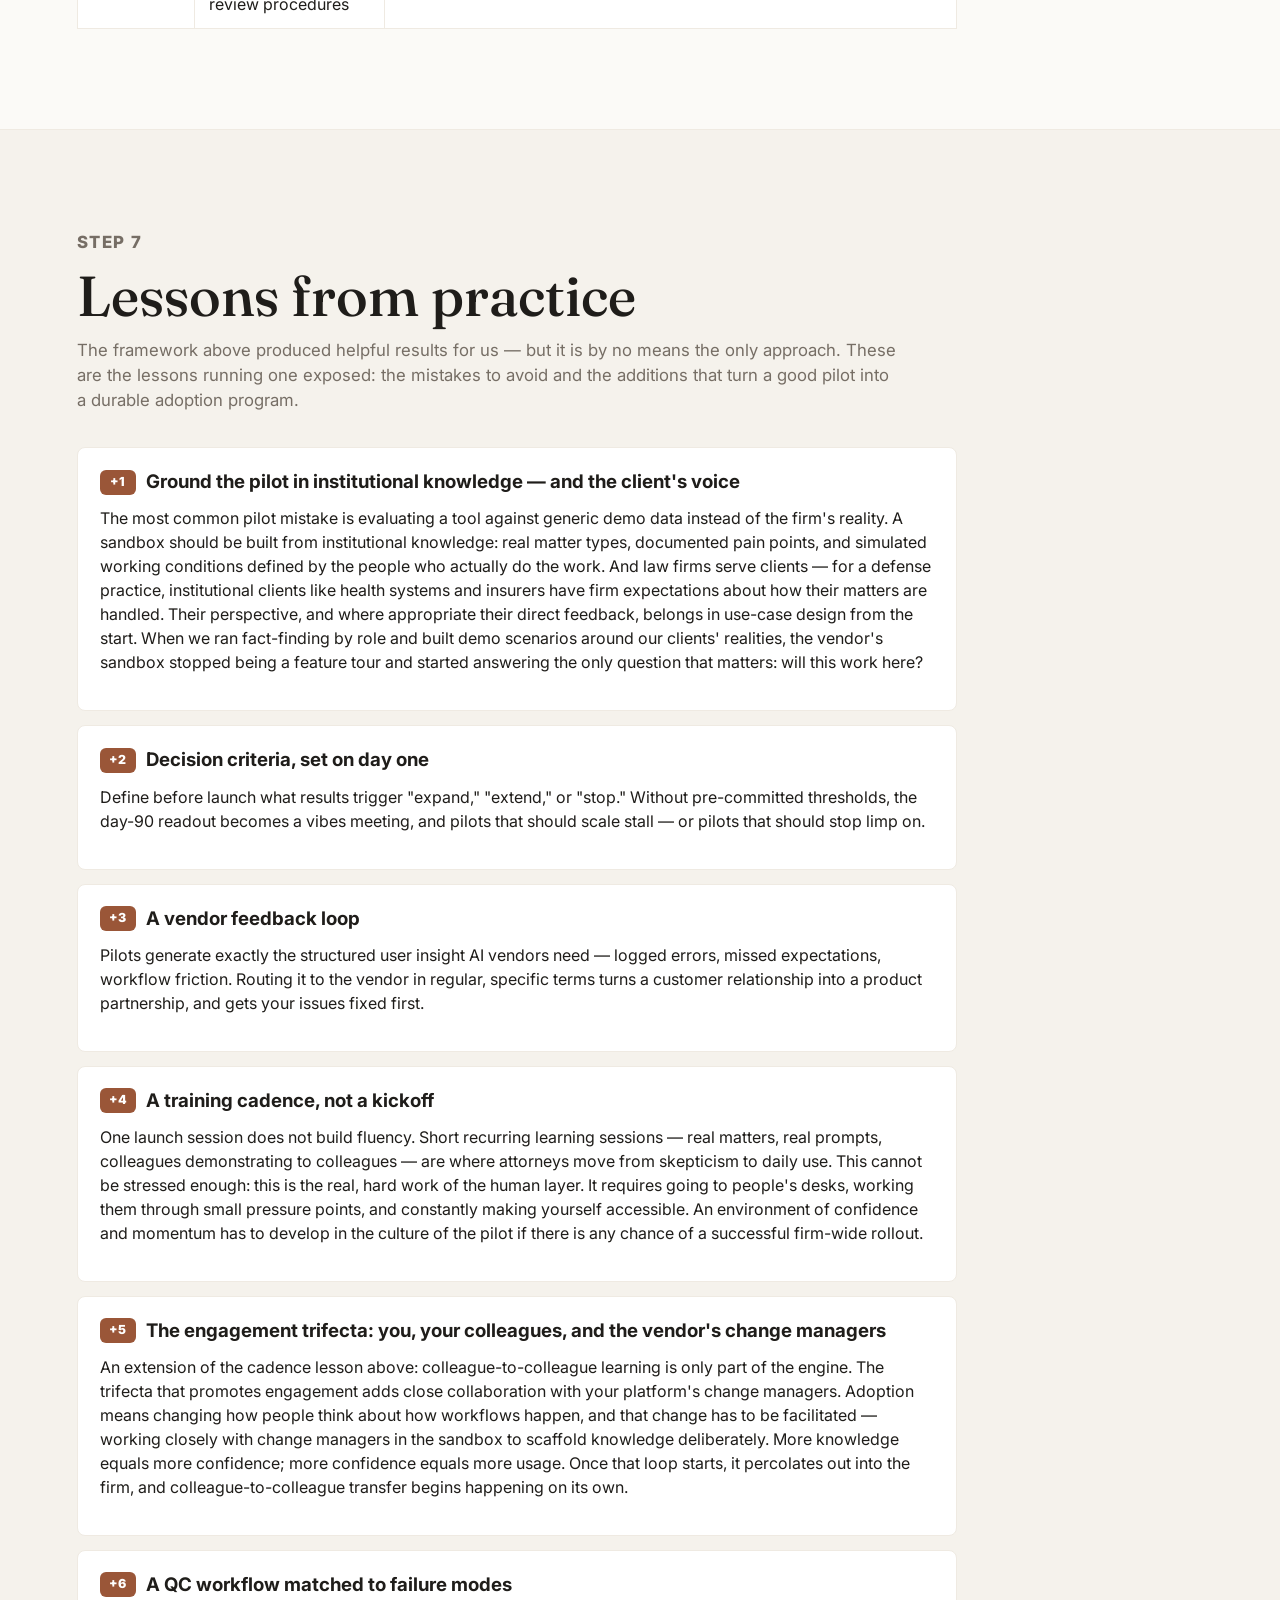
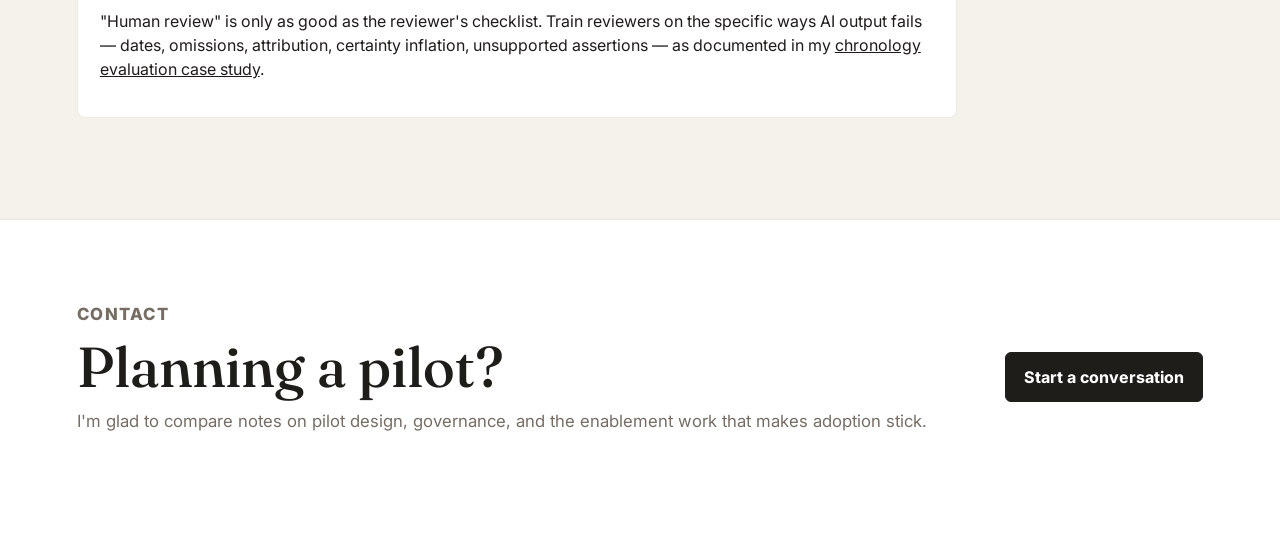
<file: playbook.html>
<!doctype html>
<html lang="en">
  <head>
    <!-- Google tag (gtag.js) -->
    <script async src="https://www.googletagmanager.com/gtag/js?id=G-5SEJFHV82K"></script>
    <script>
      window.dataLayer = window.dataLayer || [];
      function gtag(){dataLayer.push(arguments);}
      gtag('js', new Date());
      gtag('config', 'G-5SEJFHV82K');
    </script>
    <meta charset="utf-8">
    <meta name="viewport" content="width=device-width, initial-scale=1">
    <title>Legal AI Pilot Playbook | Alex Donnelly</title>
    <meta
      name="description"
      content="A 90-day framework for running a responsible legal AI pilot inside a law firm: governance principles, scope design, phased rollout, metrics, and decision criteria."
    >
    <link rel="icon" href="favicon.svg" type="image/svg+xml">
    <link rel="icon" href="favicon.png" sizes="48x48">
    <link rel="apple-touch-icon" href="apple-touch-icon.png">
    <link rel="preconnect" href="https://fonts.googleapis.com">
    <link rel="preconnect" href="https://fonts.gstatic.com" crossorigin>
    <link href="https://fonts.googleapis.com/css2?family=Fraunces:opsz,wght@9..144,400;9..144,500;9..144,600&family=Inter:wght@400;500;600;700;800&display=swap" rel="stylesheet">
    <link rel="stylesheet" href="styles.css?v=5">
  </head>
  <body>
    <header class="site-header">
      <a class="brand" href="index.html" aria-label="The Human Layer home">
        <span class="brand-mark" aria-hidden="true">HL</span>
        <span>
          <strong>The Human Layer</strong>
          <small>Alex Donnelly</small>
        </span>
      </a>

      <nav class="nav" aria-label="Primary navigation">
        <a href="index.html#about">About</a>
        <a href="index.html#blueprint">Blueprint</a>
        <a href="index.html#workflows">Workflows</a>
        <a href="index.html#takeaways">Takeaways</a>
        <a href="index.html#contact">Contact</a>
      </nav>
    </header>

    <main id="top">
      <section class="section">
        <div class="section-heading">
          <p class="eyebrow">Playbook</p>
          <h2>The Legal AI Pilot Playbook</h2>
          <p>
            A 90-day framework for introducing AI into law firm operations without treating it as a
            software rollout. This playbook generalizes what I learned helping build an enterprise AI
            pilot inside a litigation firm: serving on the firm's AI committee as the voice of the
            paralegal function, I developed the paralegal portion of the pilot — defining the demo
            scenarios, pain points, and use cases that drove the vendor's sandbox design — working with
            staff across six offices, internal technology stakeholders, firm administrators, and the
            vendor's change-management team.
          </p>
        </div>

        <div class="project-preview" role="note">
          <strong>A note on provenance</strong>
          <p>
            This framework is generalized from practice. It names no firms, vendors, or internal
            documents — the structure is the lesson, and it is designed to be adapted to any practice
            group or tool stack.
          </p>
        </div>
      </section>

      <section class="section muted">
        <div class="section-heading">
          <p class="eyebrow">Step 1</p>
          <h2>Level-set before anyone logs in</h2>
          <p>
            Before the pilot tool is ever opened, bring every stakeholder — partners, associates,
            paralegals, secretaries, and administrators — to a shared baseline on what these systems
            are, how they work, and what they can and cannot do. This step is not optional preamble:
            without it, every step that follows evaluates impressions instead of the product. People
            cannot meaningfully judge a technology they do not understand.
          </p>
        </div>

        <div class="enablement-cards">
          <article>
            <span>01</span>
            <h4>What the technology is</h4>
            <p>Language models generate output; they do not retrieve it from a database of facts. That
            single distinction explains most of their power and most of their failure modes — and most
            stakeholder misconceptions. Clarifying this early contextualizes hallucination, omission, and
            the other errors that are significant concerns for every legal team.</p>
          </article>
          <article>
            <span>02</span>
            <h4>What it can and cannot do</h4>
            <p>Current strengths: synthesis, summarization, drafting, finding patterns across volume.
            Current limits: fabricated detail, inconsistency between runs, and degraded performance on
            tasks that exceed what the system can attend to at once. These constraints, once understood,
            help stakeholders see why pilot scope must be limited and workflow analysis focused.</p>
          </article>
          <article>
            <span>03</span>
            <h4>The stakeholder's real job</h4>
            <p>No matter your position in the firm, you are an expert in your space. The most important
            role one can play in a pilot is unlocking the knowledge in their own expertise: articulating
            what good work product looks like, where the pain lives, and what a tool must get right to
            matter. Learning only how partners use a product will not lead to firm-wide success.</p>
          </article>
          <article>
            <span>04</span>
            <h4>The evaluation mindset</h4>
            <p>The question should never be "is this impressive?" Rather, it should be "does this meet
            a specific core need my expertise defines — and how would I know?" That framing turns every
            user into an evaluator from day one. Feedback should be detailed, task-specific, and
            critical — directly responsive to the workflows and use cases under test, and scoped tightly
            enough to stay meaningful.</p>
          </article>
        </div>
      </section>

      <section class="section">
        <div class="section-heading">
          <p class="eyebrow">Step 2</p>
          <h2>Govern before you pilot</h2>
          <p>
            The industry suggests that many AI pilots fail before day one: they launch as tool trials
            instead of governed experiments and closely managed engagements with the human layer. Six
            principles, agreed in writing before anyone opens the tool, change that.
          </p>
        </div>

        <div class="enablement-cards">
          <article>
            <span>01</span>
            <h4>Few workflows, chosen by role</h4>
            <p>Explicitly select a small set of common workflow items specific to each expert position —
            a handful per role, no more. Breadth dilutes findings; a tight, role-specific selection
            produces evidence.</p>
          </article>
          <article>
            <span>02</span>
            <h4>Low-risk scope</h4>
            <p>Pilot in support workflows only. No final legal analysis, no client-facing conclusions,
            no unreviewed filings — ever.</p>
          </article>
          <article>
            <span>03</span>
            <h4>Human review, always</h4>
            <p>Every AI output is reviewed by qualified staff before use. "Zero unreviewed outputs" is a
            rule, not a goal.</p>
          </article>
          <article>
            <span>04</span>
            <h4>Measured against baseline</h4>
            <p>Capture a sense of how workflows work today in practice, how long they take to complete,
            and what level of quality is being achieved before the pilot starts. A claim of time-saving
            or quality enhancement without a baseline is an anecdote.</p>
          </article>
          <article>
            <span>05</span>
            <h4>Secure by default</h4>
            <p>Only firm-approved tools touch matter data. The pilot defines the approved list and the
            consequences for going around it.</p>
          </article>
          <article>
            <span>06</span>
            <h4>Owned and iterative</h4>
            <p>One named owner runs the pilot, triages issues, and revises guidelines as findings come
            in. Pilots without an owner drift; pilots without iteration calcify.</p>
          </article>
        </div>
      </section>

      <section class="section muted">
        <div class="section-heading">
          <p class="eyebrow">Step 3</p>
          <h2>Draw the scope line in writing</h2>
          <p>
            The single most trust-building artifact in a pilot is an explicit included/excluded list.
            From my experience, attorneys relax when they can see what the AI will never touch. Limiting
            scope this way early on also simplifies data permissions, minimizes data leakage, and helps
            calm privacy concerns for managers.
          </p>
        </div>

        <div class="blueprint-layout">
          <div class="blueprint-stage">
            <div class="stage-header">
              <h3>Included</h3>
              <p>Where AI earns its keep safely.</p>
            </div>
            <ol class="timeline">
              <li>Summarization of case materials for internal use</li>
              <li>Draft formatting and document organization</li>
              <li>First-pass drafting assistance</li>
              <li>Administrative and scheduling workflow support</li>
              <li>Building practical AI fluency through daily use</li>
            </ol>
          </div>

          <div class="blueprint-stage emphasized">
            <div class="stage-header">
              <h3>Excluded</h3>
              <p>The bright lines that make the pilot safe to say yes to.</p>
            </div>
            <ol class="timeline">
              <li>Final legal analysis or conclusions</li>
              <li>Independent legal judgment of any kind</li>
              <li>Filings or submissions without full human review</li>
              <li>Sensitive data in unapproved systems</li>
              <li>Autonomous actions without a human decision</li>
            </ol>
          </div>
        </div>
      </section>

      <section class="section">
        <div class="section-heading">
          <p class="eyebrow">Step 4</p>
          <h2>Inventory the work — and ask three questions of every workflow</h2>
          <p>
            Before any tool is evaluated, map what each role actually does — by office, not by job
            title. The same title can mean different work in different offices, so fact-finding has to
            happen role by role, location by location. We found this to be especially true in our firm,
            where staff at one level carried a slightly different basket of tasks than the same role in
            another office — in a larger law firm network, never assume different nodes work the same
            way. Then hold every candidate workflow up to three questions.
          </p>
        </div>

        <div class="project-grid">
          <article class="project-card">
            <h3>1. Client value</h3>
            <p>
              Does the change let us offer the client something better — faster answers, lower cost,
              fewer omissions? A workflow improvement that never reaches the client is overhead reduction,
              not transformation.
            </p>
          </article>
          <article class="project-card">
            <h3>2. Firm workflow</h3>
            <p>
              How does the change move work through the firm — what gets reordered, what gets reviewed
              differently, where does the saved time actually go? Reliability is the gating question:
              speed that can't be trusted changes nothing.
            </p>
          </article>
          <article class="project-card">
            <h3>3. Employee burden</h3>
            <p>
              Does it improve the working lives of the people doing the work? This is the most overlooked
              question in legal AI evaluation — and often where the clearest, most immediate gains live.
            </p>
          </article>
        </div>

        <div class="section-heading" style="margin-top: 40px;">
          <h3>A worked example: the litigation paralegal workflow inventory</h3>
          <p>
            The inventory below reflects an idealized basket of workflows characteristic of the paralegal
            function in a medical malpractice defense practice, with the obvious pain point each workflow
            carries — the starting point for deciding where AI evaluation effort should go first. This
            thought experiment — unpacking and defining the workflow items within an expert's purview —
            can be done in any firm, for any role; this is one generic perspective, based on what we
            found in our practice. It gives a sense of the thoughtfulness and granularity required before
            a single program is opened. The added benefit of this approach is that it gets experts using
            the technology on low-stakes items in their own workflows — it is as much about getting them
            involved as getting results.
          </p>
        </div>

        <table class="rubric inventory">
          <thead>
            <tr><th>Workflow</th><th>Obvious pain point</th><th>One focused test</th><th>What evaluation should ask</th></tr>
          </thead>
          <tbody>
            <tr>
              <td>Medical chronologies &amp; summaries</td>
              <td>Volume and fatigue: a single matter can mean five consecutive days inside a
              7,000–15,000 page record set, where exhaustion breeds omissions — in the document that
              drives downstream litigation decisions</td>
              <td>Run an AI first pass on a record set already chronologized by hand; compare entry by
              entry against the human version</td>
              <td>Does AI reduce omissions and error, not just hours? Does the reviewer finish the week
              less depleted?</td>
            </tr>
            <tr>
              <td>Deposition summaries &amp; abstracts</td>
              <td>Long transcripts condensed under deadline; consistency of format and emphasis varies
              by preparer</td>
              <td>Summarize one completed transcript; check the AI version against the preparer's
              abstract for preserved hedges and nuance</td>
              <td>Can AI produce a faithful first pass that preserves testimony nuance for human
              refinement?</td>
            </tr>
            <tr>
              <td>Multi-document analysis memos</td>
              <td>Thematic review across many documents done with OCR keyword search, which finds words
              but misses concepts</td>
              <td>Run semantic search on a closed matter where the themes are known; count documents it
              finds that keyword search missed</td>
              <td>Does semantic search surface themes keyword search misses — with citations a reviewer
              can verify?</td>
            </tr>
            <tr>
              <td>Subpoena drafting</td>
              <td>Highly templated but detail-critical; transposition errors in names, dates, and
              custodians are easy to make and costly to miss</td>
              <td>Populate one template from a case data sheet; audit every name, date, and custodian
              field for accuracy</td>
              <td>Can AI populate templates reliably enough that human review shifts from drafting to
              verification?</td>
            </tr>
            <tr>
              <td>Expert communication &amp; materials</td>
              <td>Assembling and transmitting large record sets; completeness and version control are
              manual and high-stakes</td>
              <td>Have AI check a production set against its index — with one document deliberately
              removed — and see if it catches the gap</td>
              <td>Can AI verify completeness against an inventory before materials go out the door?</td>
            </tr>
            <tr>
              <td>People maps / skip traces</td>
              <td>Aggregating scattered sources by hand; confirming the right person, not a
              similar-named one</td>
              <td>Build one profile for a subject whose details are already verified; score the match
              and false-match rate</td>
              <td>Does AI-assisted aggregation hold up against identity-verification standards?</td>
            </tr>
            <tr>
              <td>Legal research (occasional)</td>
              <td>Done infrequently, so tool fluency is low — and hallucinated citations are a
              career-level risk</td>
              <td>Request a memo on a settled question with known controlling authority; verify every
              citation in a primary source</td>
              <td>Is every citation verifiable in a primary source before it travels anywhere?</td>
            </tr>
            <tr>
              <td>Medical research (occasional)</td>
              <td>Judging source credibility and translating clinical literature into litigation-usable
              terms</td>
              <td>Have AI brief one clinical topic already vetted by an expert; compare for accuracy and
              flagged uncertainty</td>
              <td>Can AI brief the medicine accurately while flagging where expert input is required?</td>
            </tr>
            <tr>
              <td>Client case updates</td>
              <td>The same case facts reformatted into different client-specific templates, over and
              over</td>
              <td>Feed one set of case facts into two client templates; diff the output against
              human-prepared versions</td>
              <td>Can AI handle the reformatting so humans own the judgment about what changed and why
              it matters?</td>
            </tr>
          </tbody>
        </table>

        <div class="project-preview" role="note">
          <strong>Where to start — and what we found</strong>
          <p>
            Chronologies earned the first evaluation slot in our pilot: they are the most common and
            time-intensive paralegal task, the basis for litigation decisions downstream, and — in my
            testing — among the hardest tasks for general-purpose enterprise tools to do well. They are
            also where all three questions converge, and the pilot bore that out in both directions. The
            AI-assisted first pass showed real promise: dramatically faster work, a less depleting
            reviewer posture than five unassisted days in a fifteen-thousand-page record, and clear
            potential — under structured human review — for fewer omissions and more tailored work
            product. But our needs were running ahead of what the wrapped AI tool we were testing could
            offer: at least in the way we were using it, the output was not yet reliable enough for full
            production use. That finding was as valuable as any gain. It gave firm decision-makers an
            honest picture of present capability rather than a sales pitch, a documented baseline to
            retest as the technology matures, and a precise map of where human review effort must
            concentrate in the meantime.
          </p>
          <p>
            Two cautions from practice. First, understand the limitations of your tools in the present —
            and do not assume they will stay limited. We expect progress to make these workflows more
            and more useful, and our baseline means we will be able to measure that progress when it
            arrives. Second, client work product belongs only in firm-approved environments, and the
            approved environment is not always the strongest performer at a given task. Many enterprise
            tools are wrappers around frontier models: expect the wrappers to improve, but likely on a
            lag behind the frontier releases they are built on — have patience.
          </p>
        </div>
      </section>

      <section class="section muted">
        <div class="section-heading">
          <p class="eyebrow">Step 5</p>
          <h2>Run it in three 30-day phases</h2>
          <p>
            What we found is that ninety days is long enough to produce real findings and short enough
            to keep leadership's attention. Each phase has a distinct job.
          </p>
        </div>

        <div class="project-grid">
          <article class="project-card">
            <h3>Days 1–30: Explore</h3>
            <p>
              Finalize approved tools and written guidelines. Identify high-value workflows. Test
              low-risk use cases. Capture baseline metrics — this is the phase teams skip, and the
              reason their day-90 report has nothing to show.
            </p>
          </article>
          <article class="project-card">
            <h3>Days 31–60: Integrate</h3>
            <p>
              Move AI into daily operations on the included workflows. Refine prompts and document what
              works as reusable patterns. Run weekly office hours — adoption spreads through colleagues
              watching colleagues, not through memos.
            </p>
          </article>
          <article class="project-card">
            <h3>Days 61–90: Decide</h3>
            <p>
              Analyze impact against baseline. Gather structured user feedback. Document best practices
              into a guidance library. Present leadership a decision, not a summary: expand, extend, or
              stop — against criteria set on day one.
            </p>
          </article>
        </div>
      </section>

      <section class="section">
        <div class="section-heading">
          <p class="eyebrow">Step 6</p>
          <h2>Measure three things, not one</h2>
          <p>
            Efficiency alone is a vanity metric. A pilot's real output is a known risk profile and a
            team that trusts the workflow. Track all three families — and set targets up front.
          </p>
        </div>

        <table class="rubric">
          <thead>
            <tr><th>Family</th><th>Metrics</th><th>What "good" looks like</th></tr>
          </thead>
          <tbody>
            <tr>
              <td>Operational</td>
              <td>Time saved per workflow vs. baseline; reduction in repetitive tasks; turnaround speed</td>
              <td>Sustained gains on at least two included workflows, not one-off wins</td>
            </tr>
            <tr>
              <td>Adoption</td>
              <td>Frequency of use; user comfort and confidence; workflows integrated into daily practice</td>
              <td>Usage that grows without prompting after week six</td>
            </tr>
            <tr>
              <td>Risk &amp; quality</td>
              <td>Error rates observed; hallucination incidents logged; compliance with review procedures</td>
              <td>Every incident logged and triaged; zero unreviewed outputs in use</td>
            </tr>
          </tbody>
        </table>
      </section>

      <section class="section muted">
        <div class="section-heading">
          <p class="eyebrow">Step 7</p>
          <h2>Lessons from practice</h2>
          <p>
            The framework above produced helpful results for us — but it is by no means the only
            approach. These are the lessons running one exposed: the mistakes to avoid and the additions
            that turn a good pilot into a durable adoption program.
          </p>
        </div>

        <div class="findings-list">
          <article class="finding">
            <h3><span>+1</span> Ground the pilot in institutional knowledge — and the client's voice</h3>
            <p>
              The most common pilot mistake is evaluating a tool against generic demo data instead of the
              firm's reality. A sandbox should be built from institutional knowledge: real matter types,
              documented pain points, and simulated working conditions defined by the people who actually
              do the work. And law firms serve clients — for a defense practice, institutional clients
              like health systems and insurers have firm expectations about how their matters are
              handled. Their perspective, and where appropriate their direct feedback, belongs in
              use-case design from the start. When we ran fact-finding by role and built demo scenarios
              around our clients' realities, the vendor's sandbox stopped being a feature tour and
              started answering the only question that matters: will this work here?
            </p>
          </article>
          <article class="finding">
            <h3><span>+2</span> Decision criteria, set on day one</h3>
            <p>
              Define before launch what results trigger "expand," "extend," or "stop." Without
              pre-committed thresholds, the day-90 readout becomes a vibes meeting, and pilots that
              should scale stall — or pilots that should stop limp on.
            </p>
          </article>
          <article class="finding">
            <h3><span>+3</span> A vendor feedback loop</h3>
            <p>
              Pilots generate exactly the structured user insight AI vendors need — logged errors, missed
              expectations, workflow friction. Routing it to the vendor in regular, specific terms turns a
              customer relationship into a product partnership, and gets your issues fixed first.
            </p>
          </article>
          <article class="finding">
            <h3><span>+4</span> A training cadence, not a kickoff</h3>
            <p>
              One launch session does not build fluency. Short recurring learning sessions — real matters,
              real prompts, colleagues demonstrating to colleagues — are where attorneys move from
              skepticism to daily use. This cannot be stressed enough: this is the real, hard work of
              the human layer. It requires going to people's desks, working them through small pressure
              points, and constantly making yourself accessible. An environment of confidence and
              momentum has to develop in the culture of the pilot if there is any chance of a successful
              firm-wide rollout.
            </p>
          </article>
          <article class="finding">
            <h3><span>+5</span> The engagement trifecta: you, your colleagues, and the vendor's change managers</h3>
            <p>
              An extension of the cadence lesson above: colleague-to-colleague learning is only part of
              the engine. The trifecta that promotes engagement adds close collaboration with your
              platform's change managers. Adoption means changing how people think about how workflows
              happen, and that change has to be facilitated — working closely with change managers in
              the sandbox to scaffold knowledge deliberately. More knowledge equals more confidence;
              more confidence equals more usage. Once that loop starts, it percolates out into the firm,
              and colleague-to-colleague transfer begins happening on its own.
            </p>
          </article>
          <article class="finding">
            <h3><span>+6</span> A QC workflow matched to failure modes</h3>
            <p>
              "Human review" is only as good as the reviewer's checklist. Train reviewers on the specific
              ways AI output fails — dates, omissions, attribution, certainty inflation, unsupported
              assertions — as documented in my
              <a href="evaluation.html">chronology evaluation case study</a>.
            </p>
          </article>
        </div>
      </section>

      <section class="contact-section">
        <div>
          <p class="eyebrow">Contact</p>
          <h2>Planning a pilot?</h2>
          <p>
            I'm glad to compare notes on pilot design, governance, and the enablement work that makes
            adoption stick.
          </p>
        </div>
        <a class="button primary" href="mailto:a.james.donnelly@gmail.com">Start a conversation</a>
      </section>
    </main>
  </body>
</html>
</file>
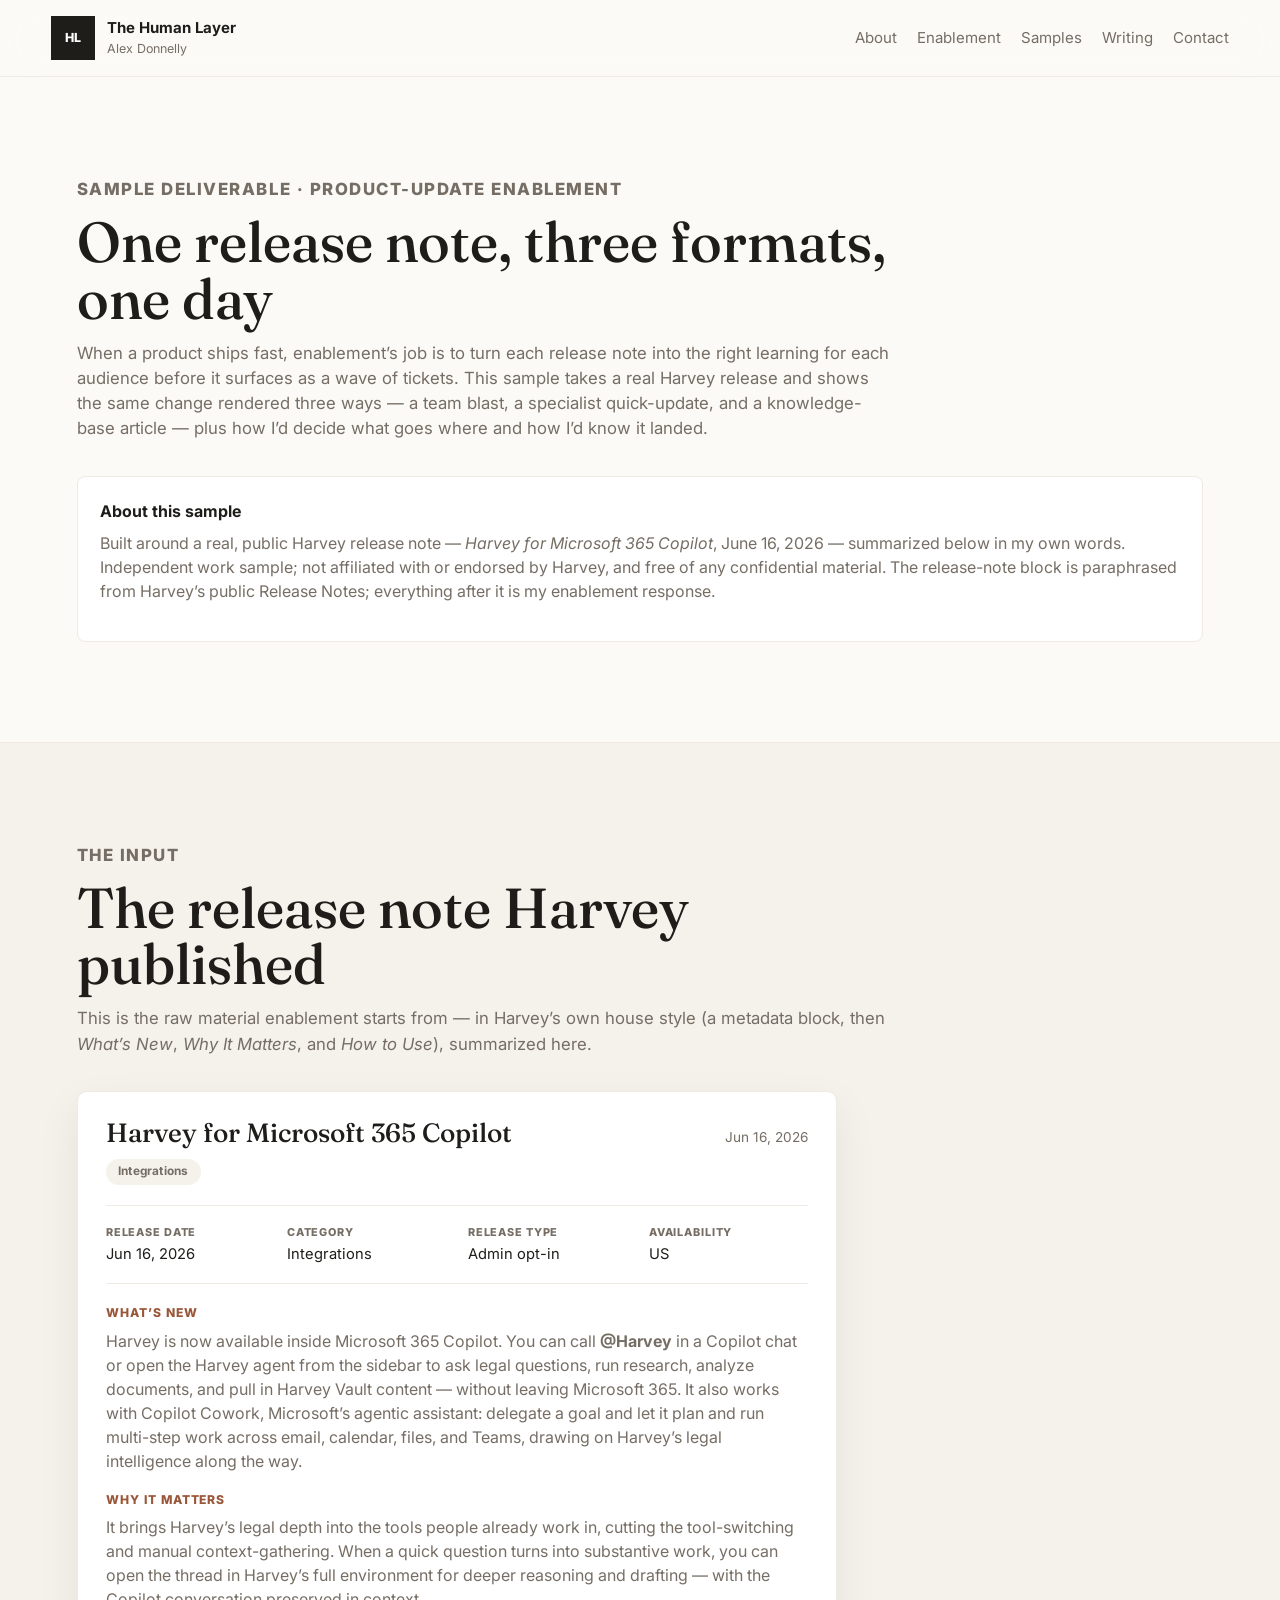
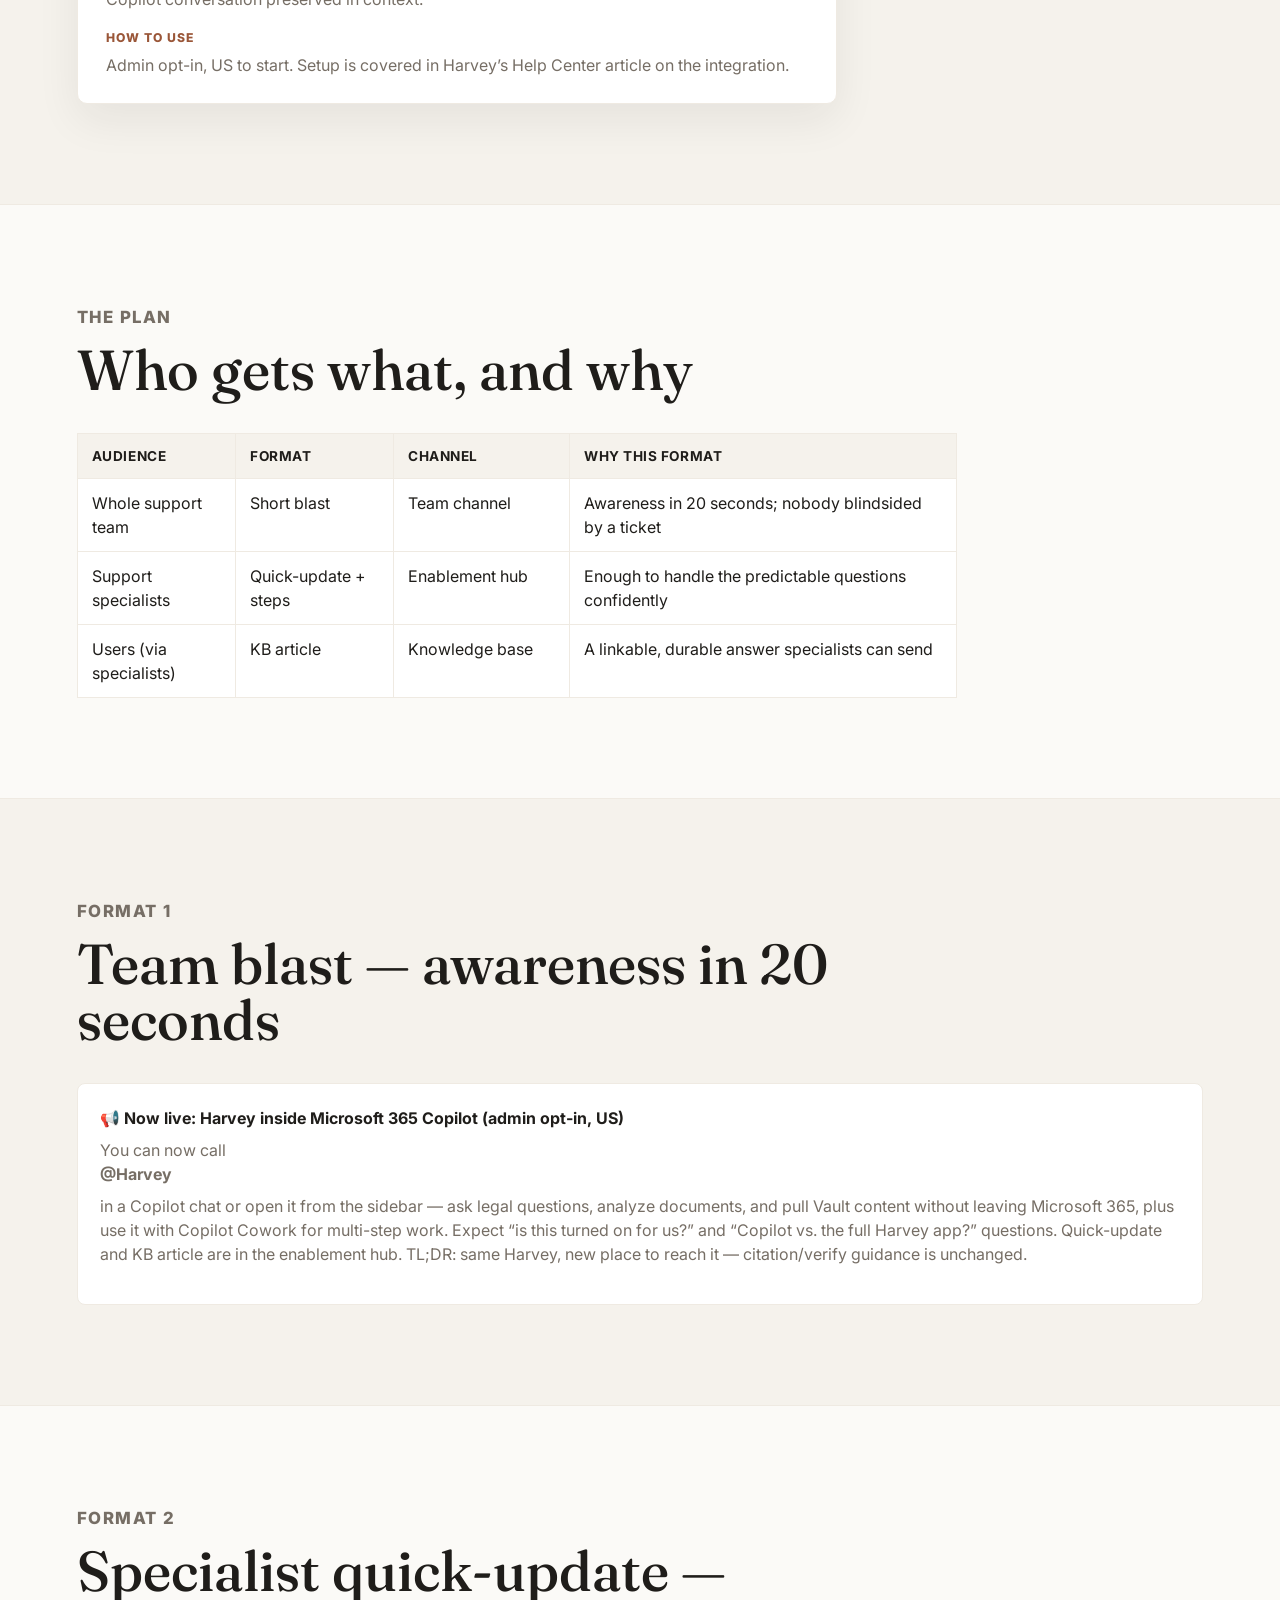
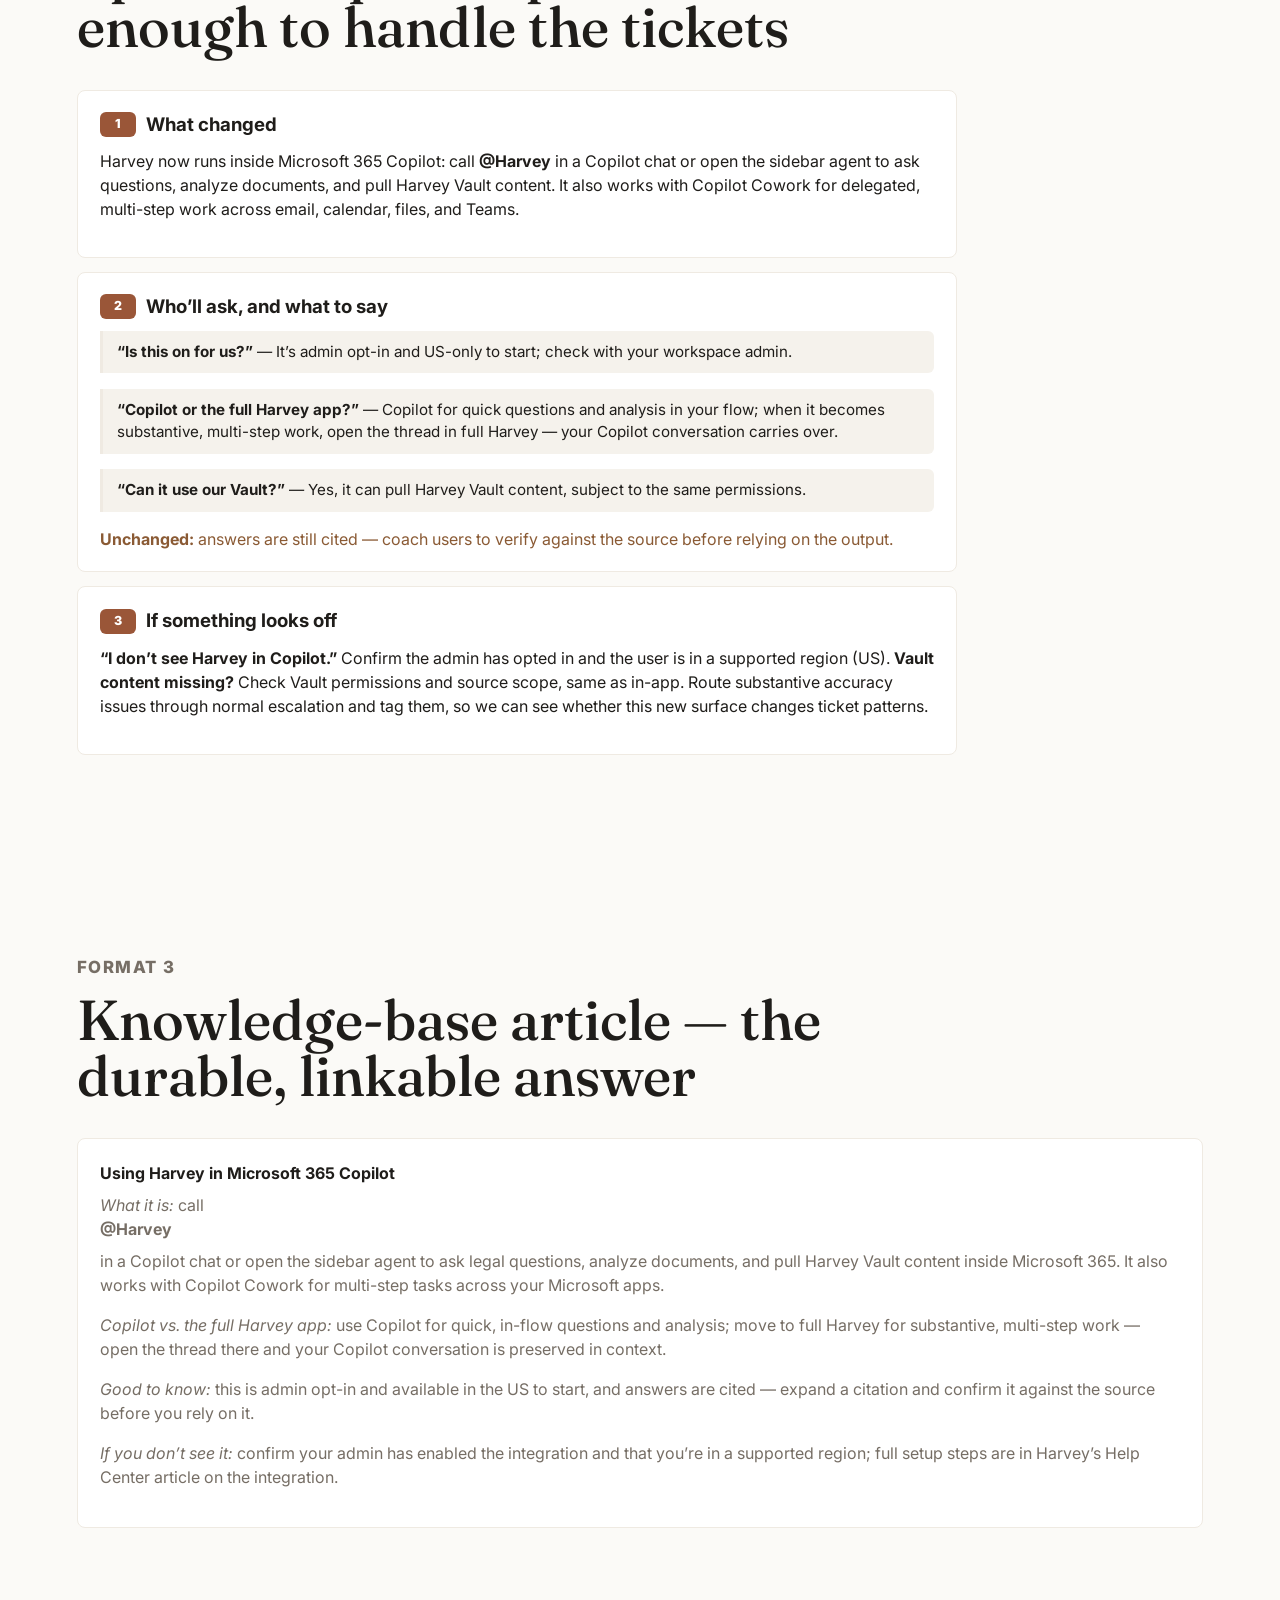
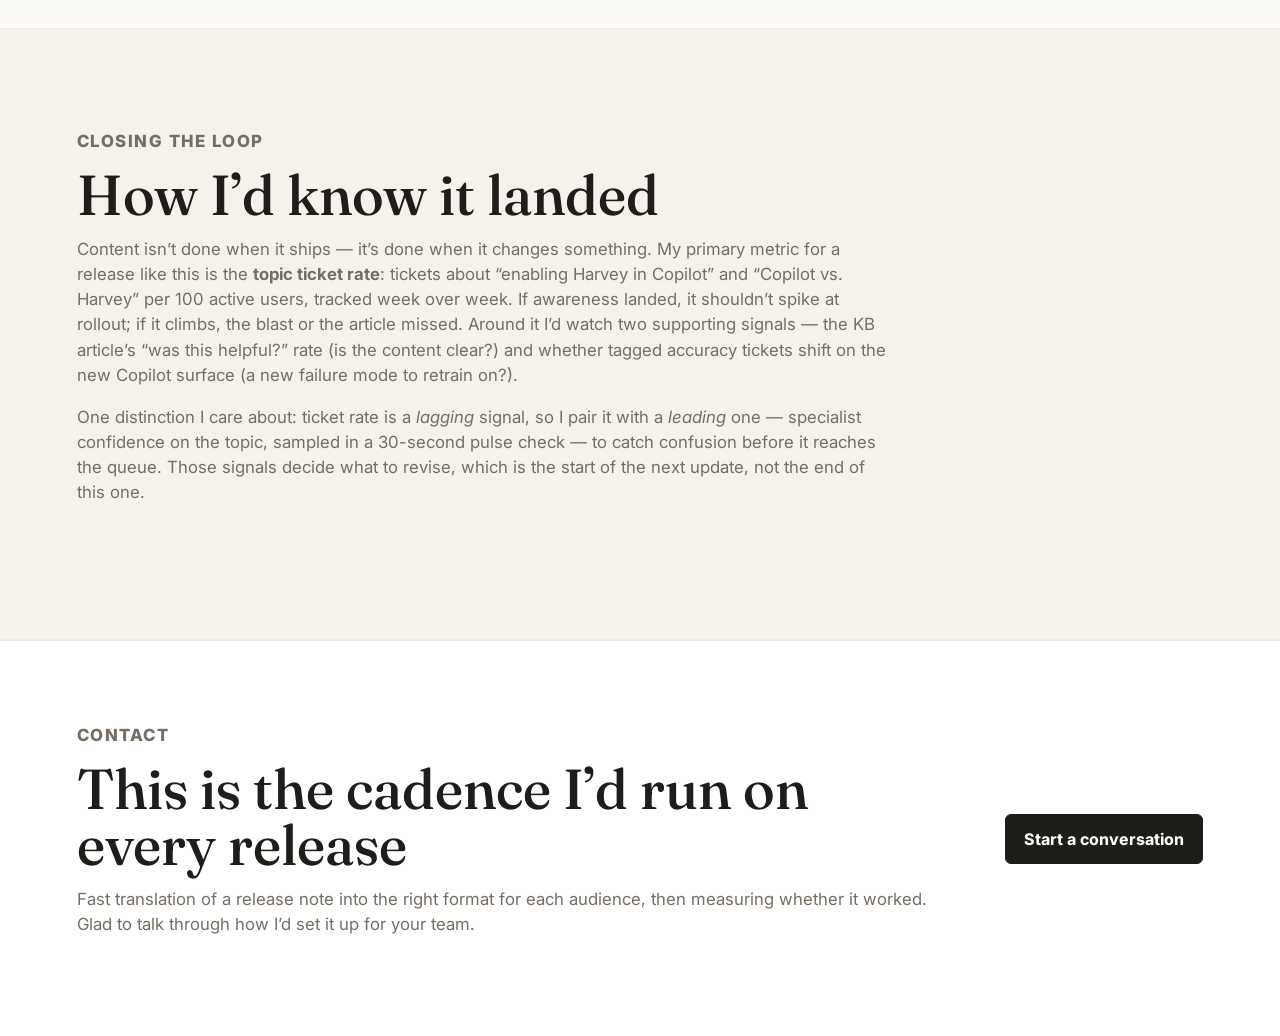
<file: product-update-note.html>
<!doctype html>
<html lang="en">
  <head>
    <!-- Google tag (gtag.js) -->
    <script async src="https://www.googletagmanager.com/gtag/js?id=G-5SEJFHV82K"></script>
    <script>
      window.dataLayer = window.dataLayer || [];
      function gtag(){dataLayer.push(arguments);}
      gtag('js', new Date());
      gtag('config', 'G-5SEJFHV82K');
    </script>
    <meta charset="utf-8">
    <meta name="viewport" content="width=device-width, initial-scale=1">
    <title>Product Update → Enablement Note | Alex Donnelly</title>
    <meta
      name="description"
      content="A sample showing how I'd turn a real Harvey release note into enablement content in three formats for three audiences, within a day."
    >
    <link rel="icon" href="favicon.svg" type="image/svg+xml">
    <link rel="icon" href="favicon.png" sizes="48x48">
    <link rel="apple-touch-icon" href="apple-touch-icon.png">
    <link rel="preconnect" href="https://fonts.googleapis.com">
    <link rel="preconnect" href="https://fonts.gstatic.com" crossorigin>
    <link href="https://fonts.googleapis.com/css2?family=Fraunces:opsz,wght@9..144,400;9..144,500;9..144,600&family=Inter:wght@400;500;600;700;800&display=swap" rel="stylesheet">
    <link rel="stylesheet" href="styles.css?v=5">
  </head>
  <body>
    <header class="site-header">
      <a class="brand" href="index.html" aria-label="The Human Layer home">
        <span class="brand-mark" aria-hidden="true">HL</span>
        <span>
          <strong>The Human Layer</strong>
          <small>Alex Donnelly</small>
        </span>
      </a>

      <nav class="nav" aria-label="Primary navigation">
        <a href="index.html#about">About</a>
        <a href="index.html#blueprint">Enablement</a>
        <a href="index.html#samples">Samples</a>
        <a href="index.html#takeaways">Writing</a>
        <a href="index.html#contact">Contact</a>
      </nav>
    </header>

    <main id="top">
      <section class="section">
        <div class="section-heading">
          <p class="eyebrow">Sample deliverable &middot; Product-update enablement</p>
          <h2>One release note, three formats, one day</h2>
          <p>
            When a product ships fast, enablement&rsquo;s job is to turn each release note into the right
            learning for each audience before it surfaces as a wave of tickets. This sample takes a real
            Harvey release and shows the same change rendered three ways &mdash; a team blast, a specialist
            quick-update, and a knowledge-base article &mdash; plus how I&rsquo;d decide what goes where
            and how I&rsquo;d know it landed.
          </p>
        </div>

        <div class="project-preview" role="note">
          <strong>About this sample</strong>
          <p>
            Built around a real, public Harvey release note &mdash; <em>Harvey for Microsoft 365 Copilot</em>,
            June 16, 2026 &mdash; summarized below in my own words. Independent work sample; not affiliated
            with or endorsed by Harvey, and free of any confidential material. The release-note block is
            paraphrased from Harvey&rsquo;s public Release Notes; everything after it is my enablement
            response.
          </p>
        </div>
      </section>

      <section class="section muted">
        <div class="section-heading">
          <p class="eyebrow">The input</p>
          <h2>The release note Harvey published</h2>
          <p>
            This is the raw material enablement starts from &mdash; in Harvey&rsquo;s own house style
            (a metadata block, then <em>What&rsquo;s New</em>, <em>Why It Matters</em>, and
            <em>How to Use</em>), summarized here.
          </p>
        </div>

        <article class="relnote">
          <div class="relnote-head">
            <h3>Harvey for Microsoft 365 Copilot</h3>
            <span class="relnote-date">Jun 16, 2026</span>
          </div>
          <span class="pill">Integrations</span>

          <dl class="relnote-meta">
            <div><dt>Release date</dt><dd>Jun 16, 2026</dd></div>
            <div><dt>Category</dt><dd>Integrations</dd></div>
            <div><dt>Release type</dt><dd>Admin opt-in</dd></div>
            <div><dt>Availability</dt><dd>US</dd></div>
          </dl>

          <h4>What&rsquo;s New</h4>
          <p>
            Harvey is now available inside Microsoft 365 Copilot. You can call <strong>@Harvey</strong> in
            a Copilot chat or open the Harvey agent from the sidebar to ask legal questions, run research,
            analyze documents, and pull in Harvey Vault content &mdash; without leaving Microsoft 365. It
            also works with Copilot Cowork, Microsoft&rsquo;s agentic assistant: delegate a goal and let it
            plan and run multi-step work across email, calendar, files, and Teams, drawing on Harvey&rsquo;s
            legal intelligence along the way.
          </p>

          <h4>Why It Matters</h4>
          <p>
            It brings Harvey&rsquo;s legal depth into the tools people already work in, cutting the
            tool-switching and manual context-gathering. When a quick question turns into substantive work,
            you can open the thread in Harvey&rsquo;s full environment for deeper reasoning and drafting
            &mdash; with the Copilot conversation preserved in context.
          </p>

          <h4>How to Use</h4>
          <p>
            Admin opt-in, US to start. Setup is covered in Harvey&rsquo;s Help Center article on the
            integration.
          </p>
        </article>
      </section>

      <section class="section">
        <div class="section-heading">
          <p class="eyebrow">The plan</p>
          <h2>Who gets what, and why</h2>
        </div>
        <table class="rubric formats">
          <thead>
            <tr><th>Audience</th><th>Format</th><th>Channel</th><th>Why this format</th></tr>
          </thead>
          <tbody>
            <tr><td>Whole support team</td><td>Short blast</td><td>Team channel</td><td>Awareness in 20 seconds; nobody blindsided by a ticket</td></tr>
            <tr><td>Support specialists</td><td>Quick-update + steps</td><td>Enablement hub</td><td>Enough to handle the predictable questions confidently</td></tr>
            <tr><td>Users (via specialists)</td><td>KB article</td><td>Knowledge base</td><td>A linkable, durable answer specialists can send</td></tr>
          </tbody>
        </table>
      </section>

      <section class="section muted">
        <div class="section-heading">
          <p class="eyebrow">Format 1</p>
          <h2>Team blast &mdash; awareness in 20 seconds</h2>
        </div>
        <div class="project-preview">
          <strong>&#128226; Now live: Harvey inside Microsoft 365 Copilot (admin opt-in, US)</strong>
          <p>
            You can now call <strong>@Harvey</strong> in a Copilot chat or open it from the sidebar &mdash;
            ask legal questions, analyze documents, and pull Vault content without leaving Microsoft 365,
            plus use it with Copilot Cowork for multi-step work. Expect &ldquo;is this turned on for us?&rdquo;
            and &ldquo;Copilot vs. the full Harvey app?&rdquo; questions. Quick-update and KB article are in
            the enablement hub. TL;DR: same Harvey, new place to reach it &mdash; citation/verify guidance is
            unchanged.
          </p>
        </div>
      </section>

      <section class="section">
        <div class="section-heading">
          <p class="eyebrow">Format 2</p>
          <h2>Specialist quick-update &mdash; enough to handle the tickets</h2>
        </div>
        <div class="findings-list">
          <article class="finding">
            <h3><span>1</span> What changed</h3>
            <p>Harvey now runs inside Microsoft 365 Copilot: call <strong>@Harvey</strong> in a Copilot chat
            or open the sidebar agent to ask questions, analyze documents, and pull Harvey Vault content. It
            also works with Copilot Cowork for delegated, multi-step work across email, calendar, files, and
            Teams.</p>
          </article>
          <article class="finding">
            <h3><span>2</span> Who&rsquo;ll ask, and what to say</h3>
            <p class="vs"><strong>&ldquo;Is this on for us?&rdquo;</strong> &mdash; It&rsquo;s admin opt-in
            and US-only to start; check with your workspace admin.</p>
            <p class="vs"><strong>&ldquo;Copilot or the full Harvey app?&rdquo;</strong> &mdash; Copilot for
            quick questions and analysis in your flow; when it becomes substantive, multi-step work, open the
            thread in full Harvey &mdash; your Copilot conversation carries over.</p>
            <p class="vs"><strong>&ldquo;Can it use our Vault?&rdquo;</strong> &mdash; Yes, it can pull
            Harvey Vault content, subject to the same permissions.</p>
            <p class="catch"><strong>Unchanged:</strong> answers are still cited &mdash; coach users to verify
            against the source before relying on the output.</p>
          </article>
          <article class="finding">
            <h3><span>3</span> If something looks off</h3>
            <p><strong>&ldquo;I don&rsquo;t see Harvey in Copilot.&rdquo;</strong> Confirm the admin has
            opted in and the user is in a supported region (US). <strong>Vault content missing?</strong>
            Check Vault permissions and source scope, same as in-app. Route substantive accuracy issues
            through normal escalation and tag them, so we can see whether this new surface changes ticket
            patterns.</p>
          </article>
        </div>
      </section>

      <section class="section">
        <div class="section-heading">
          <p class="eyebrow">Format 3</p>
          <h2>Knowledge-base article &mdash; the durable, linkable answer</h2>
        </div>
        <div class="project-preview">
          <strong>Using Harvey in Microsoft 365 Copilot</strong>
          <p>
            <em>What it is:</em> call <strong>@Harvey</strong> in a Copilot chat or open the sidebar agent to
            ask legal questions, analyze documents, and pull Harvey Vault content inside Microsoft 365. It
            also works with Copilot Cowork for multi-step tasks across your Microsoft apps.
          </p>
          <p>
            <em>Copilot vs. the full Harvey app:</em> use Copilot for quick, in-flow questions and analysis;
            move to full Harvey for substantive, multi-step work &mdash; open the thread there and your
            Copilot conversation is preserved in context.
          </p>
          <p>
            <em>Good to know:</em> this is admin opt-in and available in the US to start, and answers are
            cited &mdash; expand a citation and confirm it against the source before you rely on it.
          </p>
          <p>
            <em>If you don&rsquo;t see it:</em> confirm your admin has enabled the integration and that
            you&rsquo;re in a supported region; full setup steps are in Harvey&rsquo;s Help Center article on
            the integration.
          </p>
        </div>
      </section>

      <section class="section muted">
        <div class="section-heading">
          <p class="eyebrow">Closing the loop</p>
          <h2>How I&rsquo;d know it landed</h2>
          <p>
            Content isn&rsquo;t done when it ships &mdash; it&rsquo;s done when it changes something. My
            primary metric for a release like this is the <strong>topic ticket rate</strong>: tickets about
            &ldquo;enabling Harvey in Copilot&rdquo; and &ldquo;Copilot vs. Harvey&rdquo; per 100 active
            users, tracked week over week. If awareness landed, it shouldn&rsquo;t spike at rollout; if it
            climbs, the blast or the article missed. Around it I&rsquo;d watch two supporting signals &mdash;
            the KB article&rsquo;s &ldquo;was this helpful?&rdquo; rate (is the content clear?) and whether
            tagged accuracy tickets shift on the new Copilot surface (a new failure mode to retrain on?).
          </p>
          <p>
            One distinction I care about: ticket rate is a <em>lagging</em> signal, so I pair it with a
            <em>leading</em> one &mdash; specialist confidence on the topic, sampled in a 30-second pulse
            check &mdash; to catch confusion before it reaches the queue. Those signals decide what to
            revise, which is the start of the next update, not the end of this one.
          </p>
        </div>
      </section>

      <section class="contact-section">
        <div>
          <p class="eyebrow">Contact</p>
          <h2>This is the cadence I&rsquo;d run on every release</h2>
          <p>
            Fast translation of a release note into the right format for each audience, then measuring
            whether it worked. Glad to talk through how I&rsquo;d set it up for your team.
          </p>
        </div>
        <a class="button primary" href="mailto:a.james.donnelly@gmail.com">Start a conversation</a>
      </section>
    </main>
  </body>
</html>
</file>
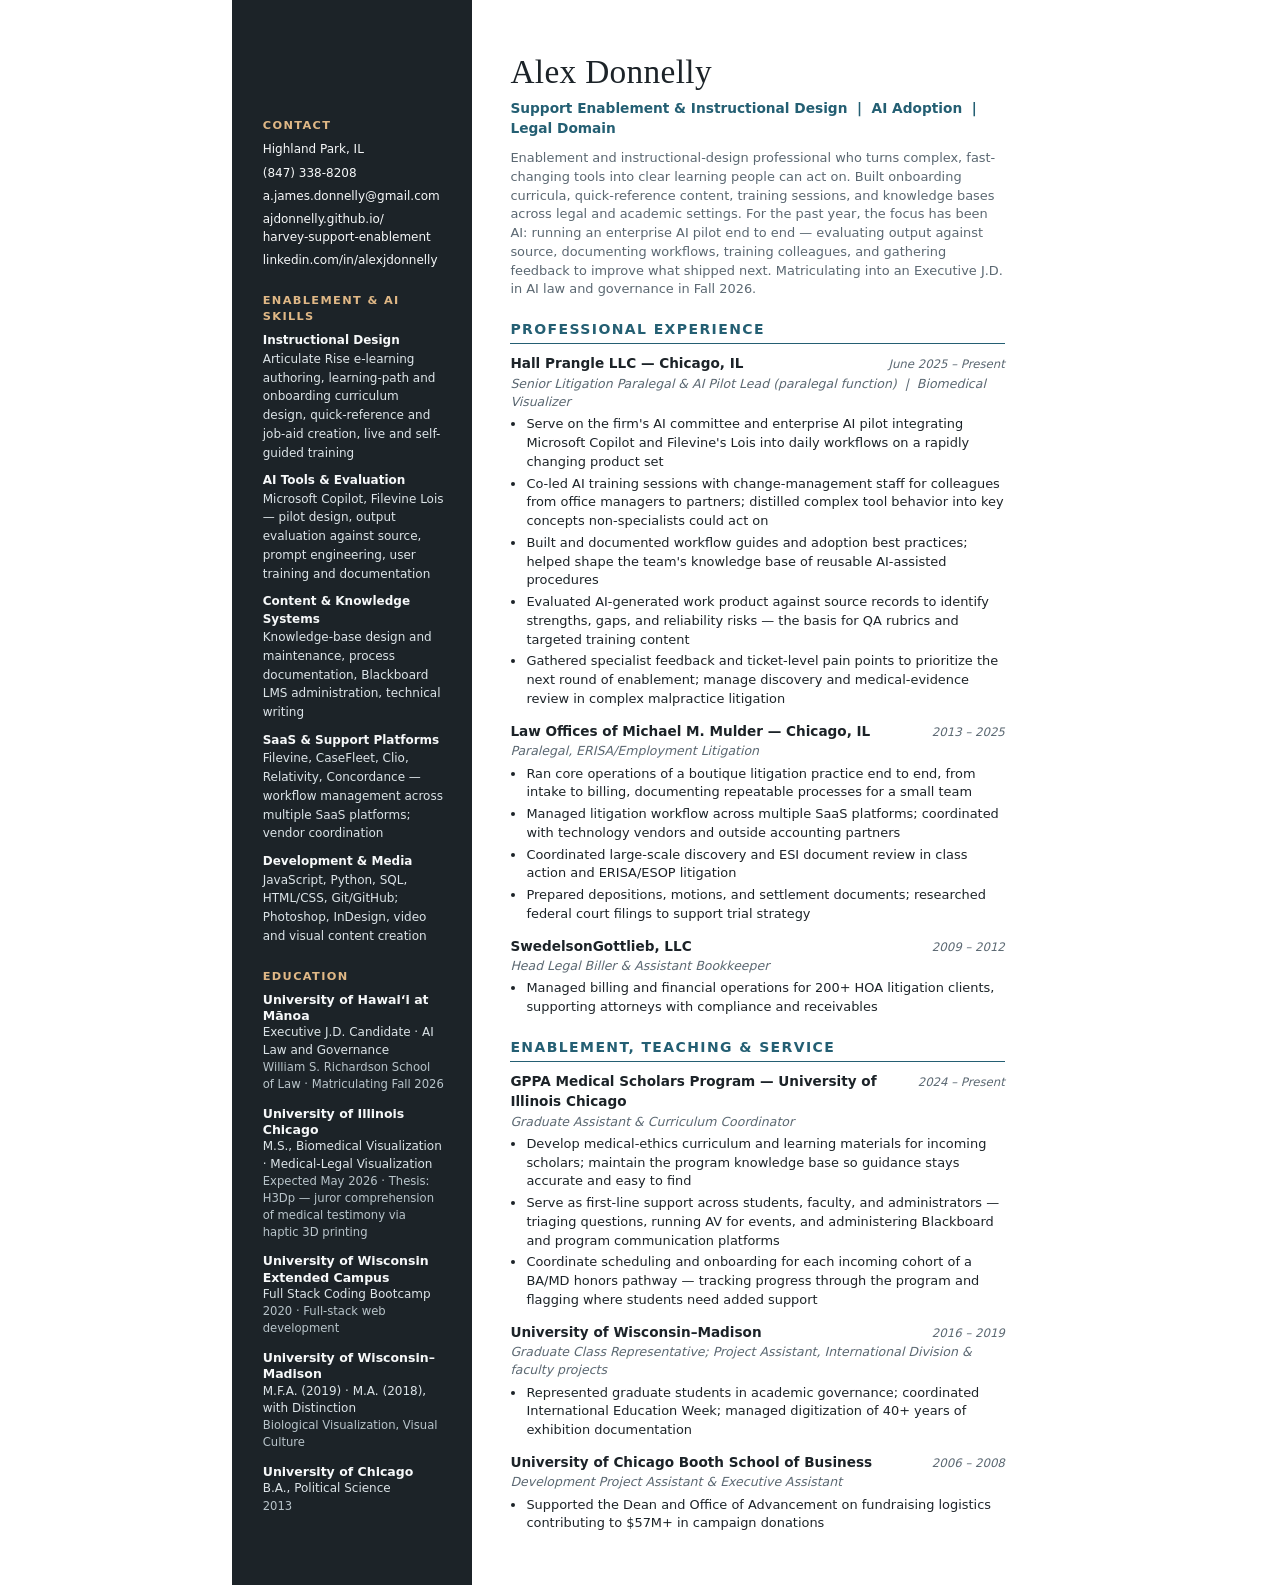
<file: resume.html>
<!doctype html>
<html lang="en">
<head>
    <!-- Google tag (gtag.js) -->
    <script async src="https://www.googletagmanager.com/gtag/js?id=G-5SEJFHV82K"></script>
    <script>
      window.dataLayer = window.dataLayer || [];
      function gtag(){dataLayer.push(arguments);}
      gtag('js', new Date());
      gtag('config', 'G-5SEJFHV82K');
    </script>
<meta charset="utf-8">
<meta name="viewport" content="width=device-width, initial-scale=1">
<title>Alex Donnelly — Resume</title>
<style>
  :root {
    --ink: #1c2328;
    --muted: #5b6872;
    --line: #d9e1e5;
    --paper: #ffffff;
    --blue: #245f73;
    --rust: #8d453a;
    --sidebar-w: 2.5in;
  }

  * { box-sizing: border-box; }

  html, body {
    margin: 0;
    padding: 0;
    background: transparent;
    color: var(--ink);
    font-family: Inter, ui-sans-serif, system-ui, -apple-system, "Segoe UI", Arial, sans-serif;
    font-size: 9.7pt;
    line-height: 1.45;
  }

  /* Dark sidebar strip that repeats on every printed page (print only) */
  @media print {
    body::before {
      content: "";
      position: fixed;
      top: 0; bottom: 0; left: 0;
      width: var(--sidebar-w);
      background: var(--ink);
      z-index: -1;
    }
  }

  .page {
    display: grid;
    grid-template-columns: var(--sidebar-w) 1fr;
    max-width: 8.5in;
    margin: 0 auto;
  }

  /* ===== Sidebar ===== */
  .sidebar {
    color: #f6f8f9;
    background: var(--ink);
    padding: 0.55in 0.28in 0.4in 0.32in;
  }

  .main {
    background: var(--paper);
  }

  .sidebar h2 {
    margin: 0 0 8px;
    font-size: 8.5pt;
    font-weight: 800;
    letter-spacing: 0.12em;
    text-transform: uppercase;
    color: #e0b886;
  }

  .sidebar section { margin-bottom: 22px; }

  .sidebar p { margin: 0 0 7px; }

  .contact p {
    margin: 0 0 6px;
    font-size: 9pt;
    word-break: break-word;
  }

  .contact a { color: inherit; text-decoration: none; }

  .edu-item { margin-bottom: 13px; }
  .edu-item strong { display: block; font-size: 9.4pt; line-height: 1.3; }
  .edu-item em { display: block; font-style: normal; color: #dce4e8; font-size: 9pt; }
  .edu-item span { display: block; color: #b8c4ca; font-size: 8.7pt; }

  .skill-group { margin-bottom: 10px; }
  .skill-group strong { display: block; font-size: 9pt; }
  .skill-group span { color: #dce4e8; font-size: 9pt; }

  /* ===== Main column ===== */
  .main {
    padding: 0.5in 0.45in 0.4in 0.4in;
  }

  .name-block { margin-bottom: 14px; }

  h1 {
    margin: 0;
    font-family: Georgia, "Times New Roman", serif;
    font-weight: 500;
    font-size: 25pt;
    letter-spacing: 0.01em;
  }

  .title-line {
    margin: 3px 0 0;
    color: var(--blue);
    font-size: 10.3pt;
    font-weight: 700;
  }

  .summary {
    margin: 10px 0 0;
    color: var(--muted);
    font-size: 9.7pt;
  }

  .main h2 {
    margin: 20px 0 10px;
    padding-bottom: 4px;
    border-bottom: 1.5px solid var(--blue);
    font-size: 10.5pt;
    font-weight: 800;
    letter-spacing: 0.1em;
    text-transform: uppercase;
    color: var(--blue);
  }

  .job { margin-bottom: 13px; }

  .job-head {
    display: flex;
    justify-content: space-between;
    align-items: baseline;
    gap: 12px;
  }

  .job-head strong { font-size: 10.2pt; }
  .job-head .dates { color: var(--muted); font-size: 8.8pt; white-space: nowrap; font-style: italic; }

  .role {
    margin: 1px 0 4px;
    color: var(--muted);
    font-style: italic;
    font-size: 9.4pt;
  }

  ul {
    margin: 4px 0 0;
    padding-left: 16px;
  }

  li { margin-bottom: 3px; }

  .avoid-break { break-inside: avoid; }

  /* ===== Print ===== */
  @page {
    size: letter;
    margin: 0.5in;

    @bottom-left {
      content: "Alex Donnelly \2014 Resume";
      font-family: Inter, Arial, sans-serif;
      font-size: 7.5pt;
      color: #8a969c;
    }

    @bottom-right {
      content: "Page " counter(page) " of " counter(pages);
      font-family: Inter, Arial, sans-serif;
      font-size: 7.5pt;
      color: #8a969c;
    }
  }

  @media print {
    html, body {
      -webkit-print-color-adjust: exact;
      print-color-adjust: exact;
    }

    .page { max-width: none; }

    /* page margins now provide the outer spacing; slim the inner padding */
    .sidebar { padding: 0.3in 0.24in; }
    .main { padding: 0.28in 0 0.2in 0.38in; }
    .contact { margin-top: 0 !important; }

    /* breathing room at the top of pages after a break */
    .main h2 { break-after: avoid; }
    p, li { orphans: 3; widows: 3; }

    /* keep the contact block from floating oddly if it lands near a break */
    .sidebar section { break-inside: avoid; }
  }
</style>
</head>
<body>
  <div class="page">
    <aside class="sidebar">
      <section class="contact" style="margin-top: 64px;">
        <h2>Contact</h2>
        <p>Highland Park, IL</p>
        <p>(847) 338-8208</p>
        <p><a href="mailto:a.james.donnelly@gmail.com">a.james.donnelly@gmail.com</a></p>
        <p><a href="https://ajdonnelly.github.io/harvey-support-enablement/">ajdonnelly.github.io/<br>harvey-support-enablement</a></p>
        <p><a href="https://www.linkedin.com/in/alexjdonnelly">linkedin.com/in/alexjdonnelly</a></p>
      </section>

      <section>
        <h2>Enablement &amp; AI Skills</h2>
        <div class="skill-group">
          <strong>Instructional Design</strong>
          <span>Articulate Rise e-learning authoring, learning-path and onboarding curriculum design, quick-reference and job-aid creation, live and self-guided training</span>
        </div>
        <div class="skill-group">
          <strong>AI Tools &amp; Evaluation</strong>
          <span>Microsoft Copilot, Filevine Lois — pilot design, output evaluation against source, prompt engineering, user training and documentation</span>
        </div>
        <div class="skill-group">
          <strong>Content &amp; Knowledge Systems</strong>
          <span>Knowledge-base design and maintenance, process documentation, Blackboard LMS administration, technical writing</span>
        </div>
        <div class="skill-group">
          <strong>SaaS &amp; Support Platforms</strong>
          <span>Filevine, CaseFleet, Clio, Relativity, Concordance — workflow management across multiple SaaS platforms; vendor coordination</span>
        </div>
        <div class="skill-group">
          <strong>Development &amp; Media</strong>
          <span>JavaScript, Python, SQL, HTML/CSS, Git/GitHub; Photoshop, InDesign, video and visual content creation</span>
        </div>
      </section>

      <section>
        <h2>Education</h2>
        <div class="edu-item">
          <strong>University of Hawai&#x2bb;i at M&#x101;noa</strong>
          <em>Executive J.D. Candidate &middot; AI Law and Governance</em>
          <span>William S. Richardson School of Law &middot; Matriculating Fall 2026</span>
        </div>
        <div class="edu-item">
          <strong>University of Illinois Chicago</strong>
          <em>M.S., Biomedical Visualization &middot; Medical-Legal Visualization</em>
          <span>Expected May 2026 &middot; Thesis: H3Dp — juror comprehension of medical testimony via haptic 3D printing</span>
        </div>
        <div class="edu-item">
          <strong>University of Wisconsin Extended Campus</strong>
          <em>Full Stack Coding Bootcamp</em>
          <span>2020 &middot; Full-stack web development</span>
        </div>
        <div class="edu-item">
          <strong>University of Wisconsin&ndash;Madison</strong>
          <em>M.F.A. (2019) &middot; M.A. (2018), with Distinction</em>
          <span>Biological Visualization, Visual Culture</span>
        </div>
        <div class="edu-item">
          <strong>University of Chicago</strong>
          <em>B.A., Political Science</em>
          <span>2013</span>
        </div>
      </section>
    </aside>

    <main class="main">
      <div class="name-block">
        <h1>Alex Donnelly</h1>
        <p class="title-line">Support Enablement &amp; Instructional Design &nbsp;|&nbsp; AI Adoption &nbsp;|&nbsp; Legal Domain</p>
        <p class="summary">
          Enablement and instructional-design professional who turns complex, fast-changing tools into
          clear learning people can act on. Built onboarding curricula, quick-reference content, training
          sessions, and knowledge bases across legal and academic settings. For the past year, the focus
          has been AI: running an enterprise AI pilot end to end — evaluating output against source,
          documenting workflows, training colleagues, and gathering feedback to improve what shipped next.
          Matriculating into an Executive J.D. in AI law and governance in Fall 2026.
        </p>
      </div>

      <h2>Professional Experience</h2>

      <div class="job avoid-break">
        <div class="job-head">
          <strong>Hall Prangle LLC &mdash; Chicago, IL</strong>
          <span class="dates">June 2025 &ndash; Present</span>
        </div>
        <p class="role">Senior Litigation Paralegal &amp; AI Pilot Lead (paralegal function) &nbsp;|&nbsp; Biomedical Visualizer</p>
        <ul>
          <li>Serve on the firm's AI committee and enterprise AI pilot integrating Microsoft Copilot and
          Filevine's Lois into daily workflows on a rapidly changing product set</li>
          <li>Co-led AI training sessions with change-management staff for colleagues from office managers
          to partners; distilled complex tool behavior into key concepts non-specialists could act on</li>
          <li>Built and documented workflow guides and adoption best practices; helped shape the team's
          knowledge base of reusable AI-assisted procedures</li>
          <li>Evaluated AI-generated work product against source records to identify strengths, gaps, and
          reliability risks — the basis for QA rubrics and targeted training content</li>
          <li>Gathered specialist feedback and ticket-level pain points to prioritize the next round of
          enablement; manage discovery and medical-evidence review in complex malpractice litigation</li>
        </ul>
      </div>

      <div class="job avoid-break">
        <div class="job-head">
          <strong>Law Offices of Michael M. Mulder &mdash; Chicago, IL</strong>
          <span class="dates">2013 &ndash; 2025</span>
        </div>
        <p class="role">Paralegal, ERISA/Employment Litigation</p>
        <ul>
          <li>Ran core operations of a boutique litigation practice end to end, from intake to billing,
          documenting repeatable processes for a small team</li>
          <li>Managed litigation workflow across multiple SaaS platforms; coordinated with technology
          vendors and outside accounting partners</li>
          <li>Coordinated large-scale discovery and ESI document review in class action and ERISA/ESOP
          litigation</li>
          <li>Prepared depositions, motions, and settlement documents; researched federal court filings to
          support trial strategy</li>
        </ul>
      </div>

      <div class="job avoid-break">
        <div class="job-head">
          <strong>SwedelsonGottlieb, LLC</strong>
          <span class="dates">2009 &ndash; 2012</span>
        </div>
        <p class="role">Head Legal Biller &amp; Assistant Bookkeeper</p>
        <ul>
          <li>Managed billing and financial operations for 200+ HOA litigation clients, supporting attorneys
          with compliance and receivables</li>
        </ul>
      </div>

      <h2>Enablement, Teaching &amp; Service</h2>

      <div class="job avoid-break">
        <div class="job-head">
          <strong>GPPA Medical Scholars Program &mdash; University of Illinois Chicago</strong>
          <span class="dates">2024 &ndash; Present</span>
        </div>
        <p class="role">Graduate Assistant &amp; Curriculum Coordinator</p>
        <ul>
          <li>Develop medical-ethics curriculum and learning materials for incoming scholars; maintain the
          program knowledge base so guidance stays accurate and easy to find</li>
          <li>Serve as first-line support across students, faculty, and administrators — triaging
          questions, running AV for events, and administering Blackboard and program communication
          platforms</li>
          <li>Coordinate scheduling and onboarding for each incoming cohort of a BA/MD honors pathway —
          tracking progress through the program and flagging where students need added support</li>
        </ul>
      </div>

      <div class="job avoid-break">
        <div class="job-head">
          <strong>University of Wisconsin&ndash;Madison</strong>
          <span class="dates">2016 &ndash; 2019</span>
        </div>
        <p class="role">Graduate Class Representative; Project Assistant, International Division &amp; faculty projects</p>
        <ul>
          <li>Represented graduate students in academic governance; coordinated International Education Week;
          managed digitization of 40+ years of exhibition documentation</li>
        </ul>
      </div>

      <div class="job avoid-break">
        <div class="job-head">
          <strong>University of Chicago Booth School of Business</strong>
          <span class="dates">2006 &ndash; 2008</span>
        </div>
        <p class="role">Development Project Assistant &amp; Executive Assistant</p>
        <ul>
          <li>Supported the Dean and Office of Advancement on fundraising logistics contributing to $57M+ in
          campaign donations</li>
        </ul>
      </div>
    </main>
  </div>
</body>
</html>
</file>
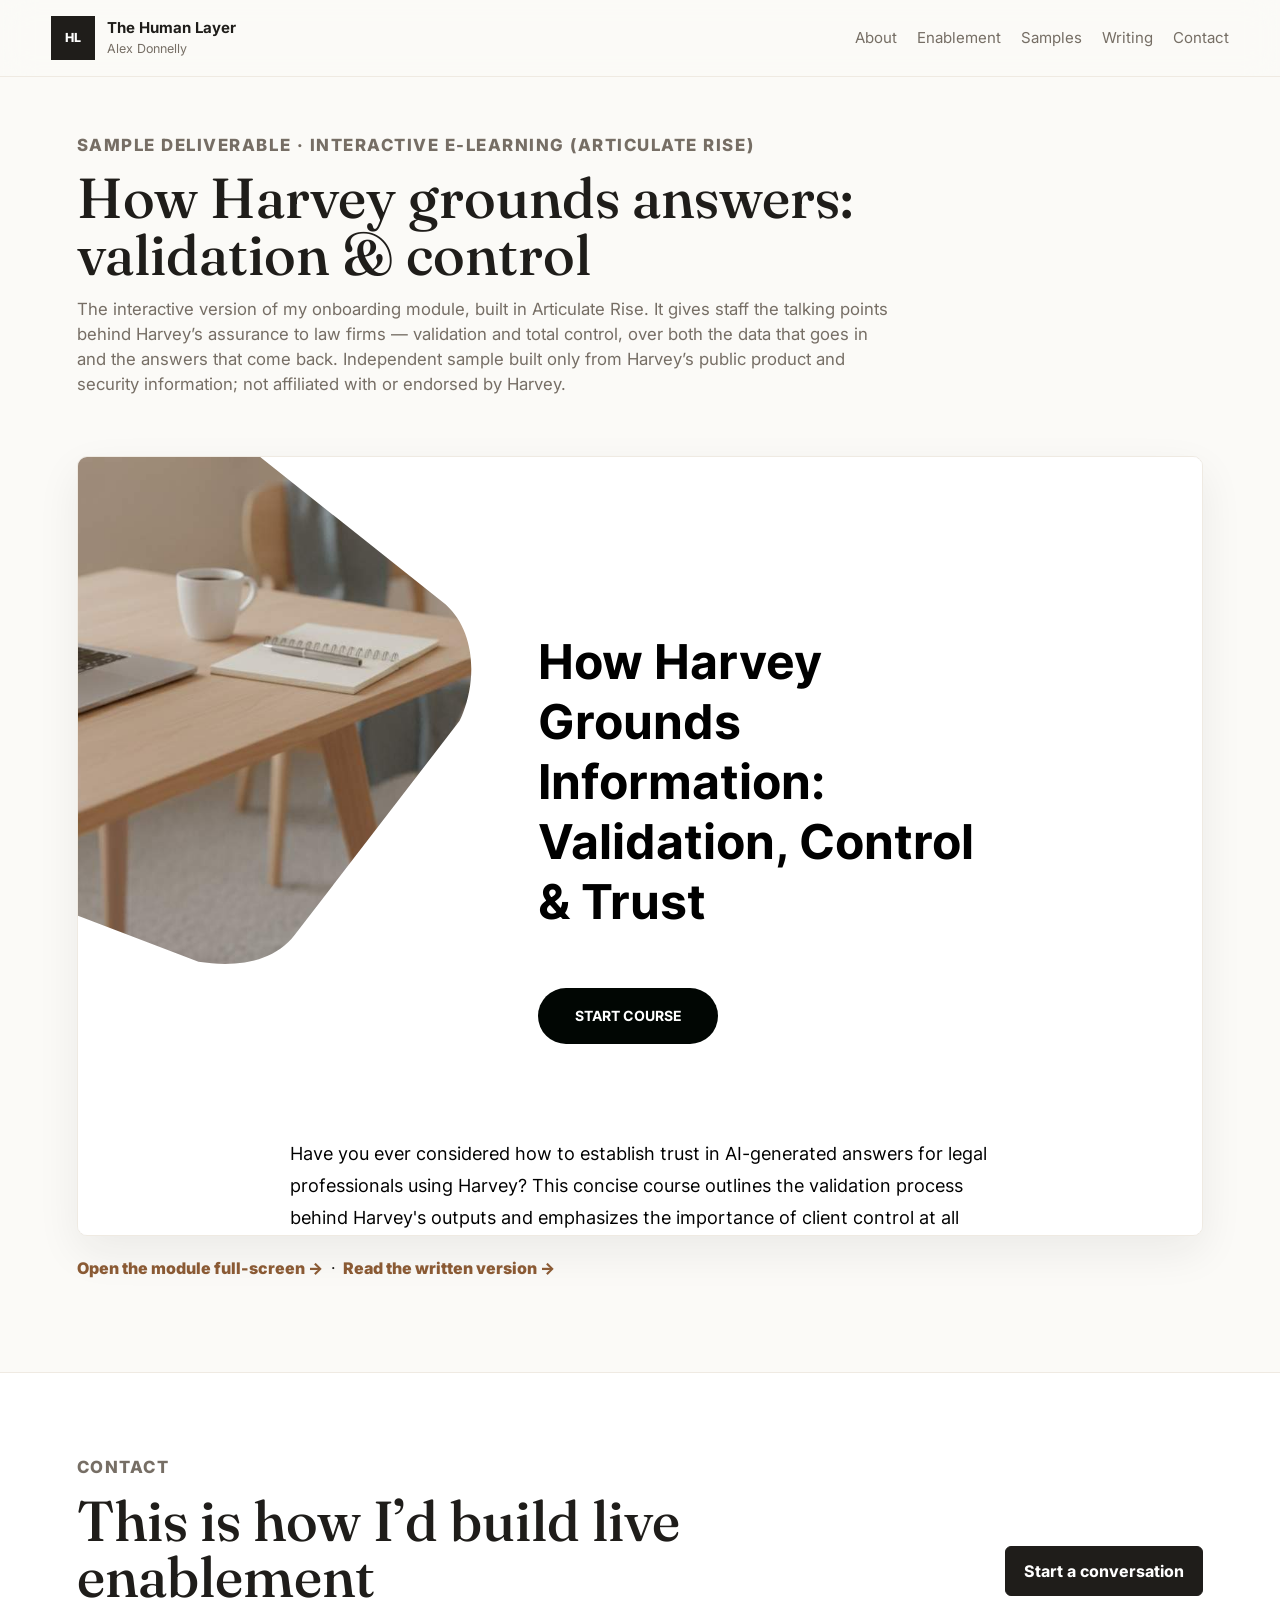
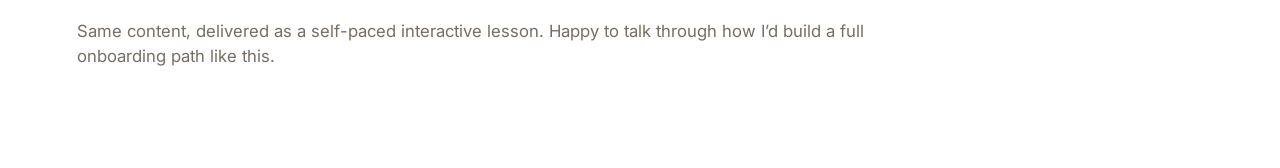
<file: rise-module.html>
<!doctype html>
<html lang="en">
  <head>
    <!-- Google tag (gtag.js) -->
    <script async src="https://www.googletagmanager.com/gtag/js?id=G-5SEJFHV82K"></script>
    <script>
      window.dataLayer = window.dataLayer || [];
      function gtag(){dataLayer.push(arguments);}
      gtag('js', new Date());
      gtag('config', 'G-5SEJFHV82K');
    </script>
    <meta charset="utf-8">
    <meta name="viewport" content="width=device-width, initial-scale=1">
    <title>Interactive Module: How Harvey Grounds Answers | Alex Donnelly</title>
    <meta
      name="description"
      content="An interactive e-learning module (built in Articulate Rise) on validation and control in Harvey: sources, citations, and data security."
    >
    <link rel="icon" href="favicon.svg" type="image/svg+xml">
    <link rel="icon" href="favicon.png" sizes="48x48">
    <link rel="apple-touch-icon" href="apple-touch-icon.png">
    <link rel="preconnect" href="https://fonts.googleapis.com">
    <link rel="preconnect" href="https://fonts.gstatic.com" crossorigin>
    <link href="https://fonts.googleapis.com/css2?family=Fraunces:opsz,wght@9..144,400;9..144,500;9..144,600&family=Inter:wght@400;500;600;700;800&display=swap" rel="stylesheet">
    <link rel="stylesheet" href="styles.css?v=5">
    <style>
      .course-intro { padding: clamp(32px, 5vw, 56px) clamp(18px, 6vw, 80px) 8px; }
      .course-frame-wrap { padding: 16px clamp(18px, 6vw, 80px) clamp(40px, 6vw, 80px); }
      .course-frame {
        width: 100%;
        height: calc(100svh - 120px);
        min-height: 560px;
        border: 1px solid var(--line);
        border-radius: 10px;
        box-shadow: var(--shadow);
        background: var(--white);
      }
      .course-fallback {
        display: grid;
        gap: 8px;
        padding: 28px;
        border: 1px dashed var(--line);
        border-radius: 10px;
        background: var(--soft);
        color: var(--muted);
      }
    </style>
  </head>
  <body>
    <header class="site-header">
      <a class="brand" href="index.html" aria-label="The Human Layer home">
        <span class="brand-mark" aria-hidden="true">HL</span>
        <span>
          <strong>The Human Layer</strong>
          <small>Alex Donnelly</small>
        </span>
      </a>

      <nav class="nav" aria-label="Primary navigation">
        <a href="index.html#about">About</a>
        <a href="index.html#blueprint">Enablement</a>
        <a href="index.html#samples">Samples</a>
        <a href="index.html#takeaways">Writing</a>
        <a href="index.html#contact">Contact</a>
      </nav>
    </header>

    <main id="top">
      <section class="course-intro">
        <div class="section-heading">
          <p class="eyebrow">Sample deliverable &middot; Interactive e-learning (Articulate Rise)</p>
          <h2>How Harvey grounds answers: validation &amp; control</h2>
          <p>
            The interactive version of my onboarding module, built in Articulate Rise. It gives staff the
            talking points behind Harvey&rsquo;s assurance to law firms &mdash; validation and total
            control, over both the data that goes in and the answers that come back. Independent sample
            built only from Harvey&rsquo;s public product and security information; not affiliated with or
            endorsed by Harvey.
          </p>
        </div>
      </section>

      <section class="course-frame-wrap">
        <iframe
          class="course-frame"
          src="rise-module/index.html"
          title="Interactive module: How Harvey grounds answers"
          allowfullscreen
          loading="lazy"
        ></iframe>
        <noscript>
          <div class="course-fallback">
            <strong>This module needs JavaScript.</strong>
            <span>Enable JavaScript, or <a href="rise-module/index.html">open the module in a new tab</a>.</span>
          </div>
        </noscript>
        <p style="margin-top:14px">
          <a class="text-button" href="rise-module/index.html">Open the module full-screen &rarr;</a>
          &nbsp;&middot;&nbsp;
          <a class="text-button" href="onboarding-module.html">Read the written version &rarr;</a>
        </p>
      </section>

      <section class="contact-section">
        <div>
          <p class="eyebrow">Contact</p>
          <h2>This is how I&rsquo;d build live enablement</h2>
          <p>
            Same content, delivered as a self-paced interactive lesson. Happy to talk through how
            I&rsquo;d build a full onboarding path like this.
          </p>
        </div>
        <a class="button primary" href="mailto:a.james.donnelly@gmail.com">Start a conversation</a>
      </section>
    </main>
  </body>
</html>
</file>
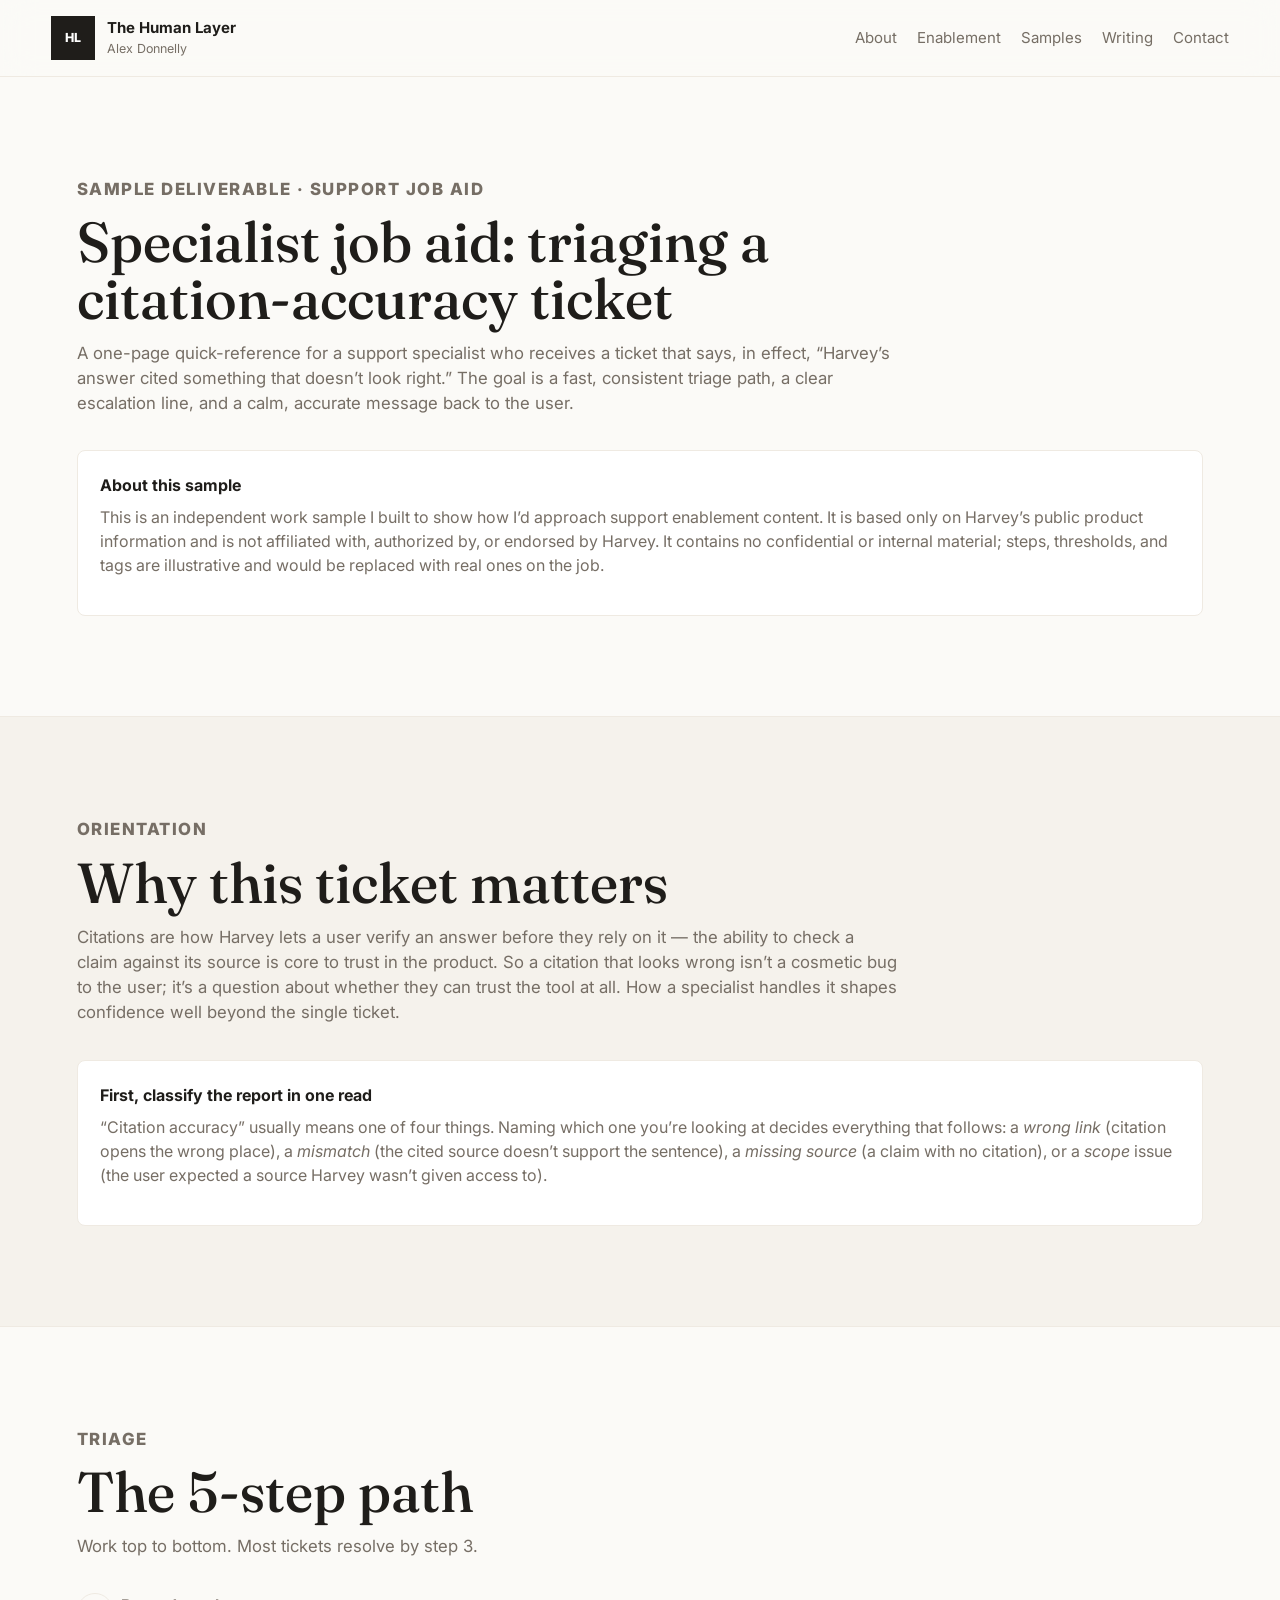
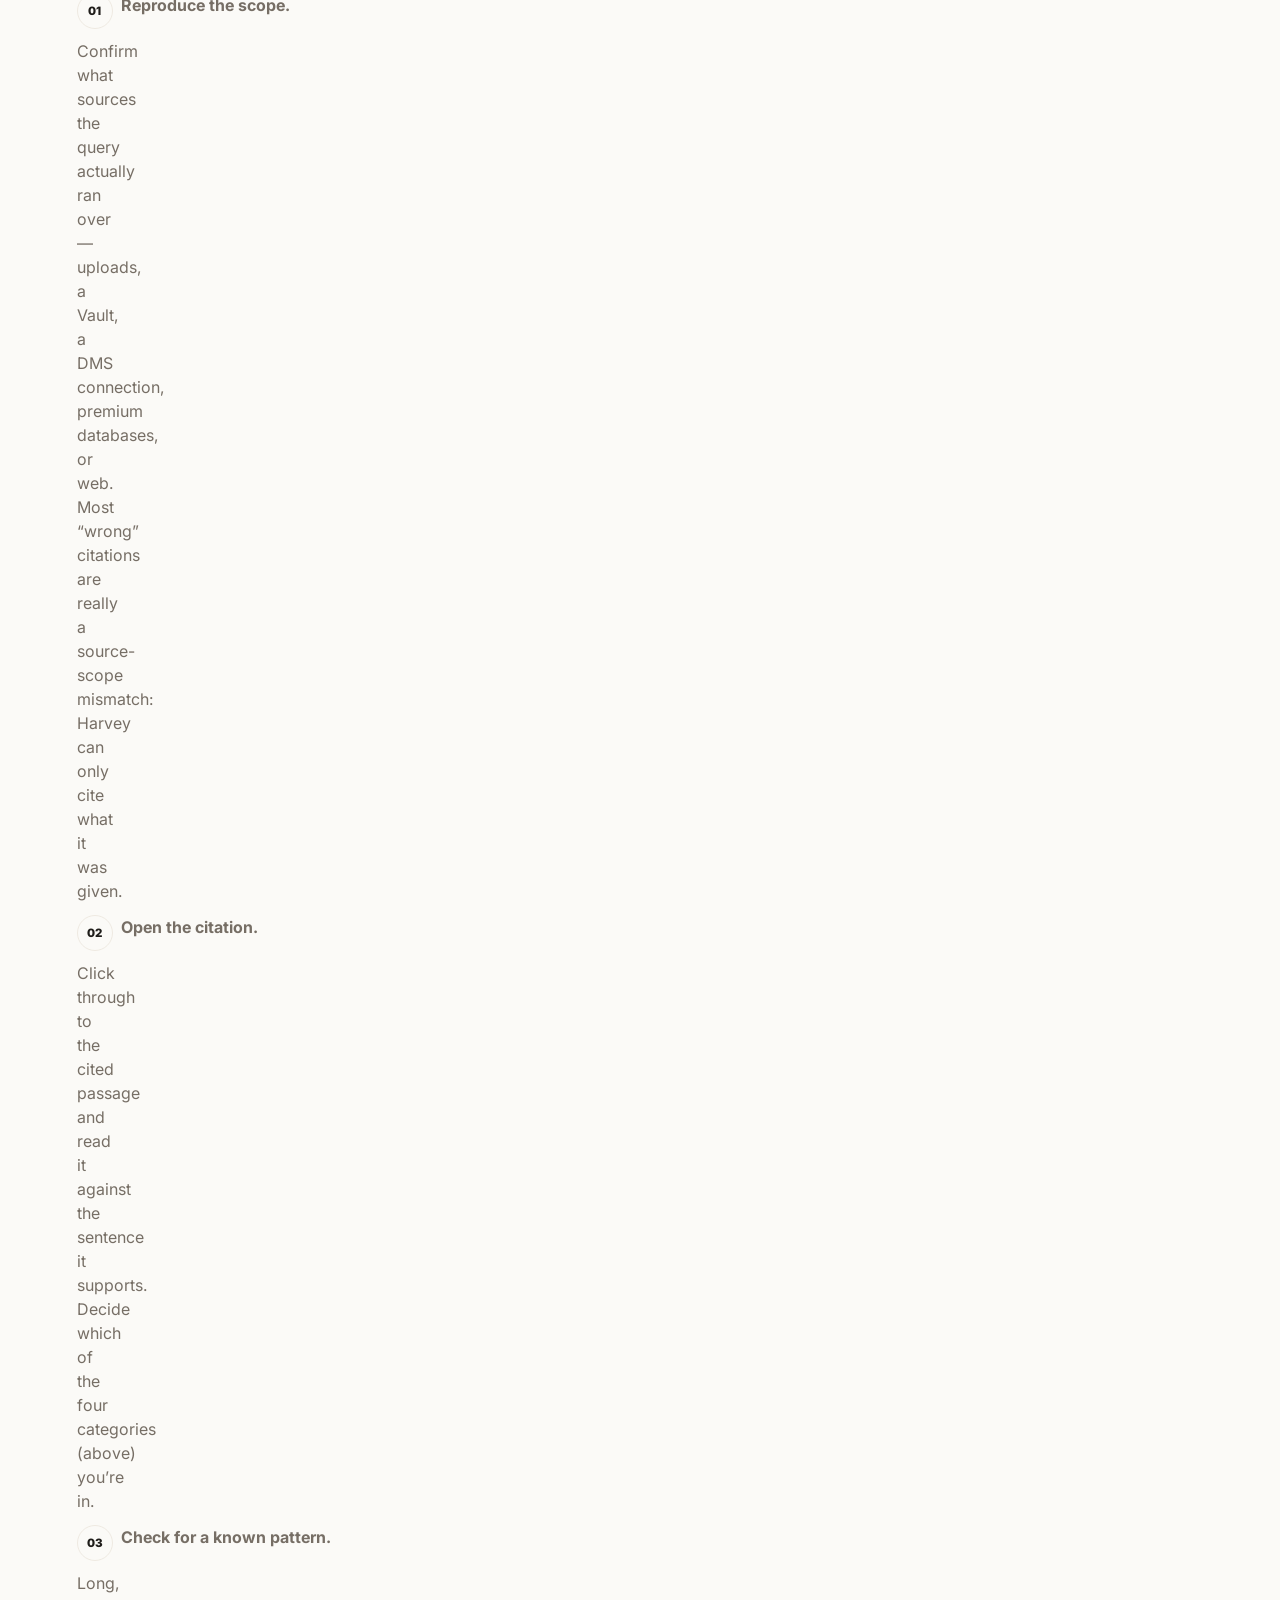
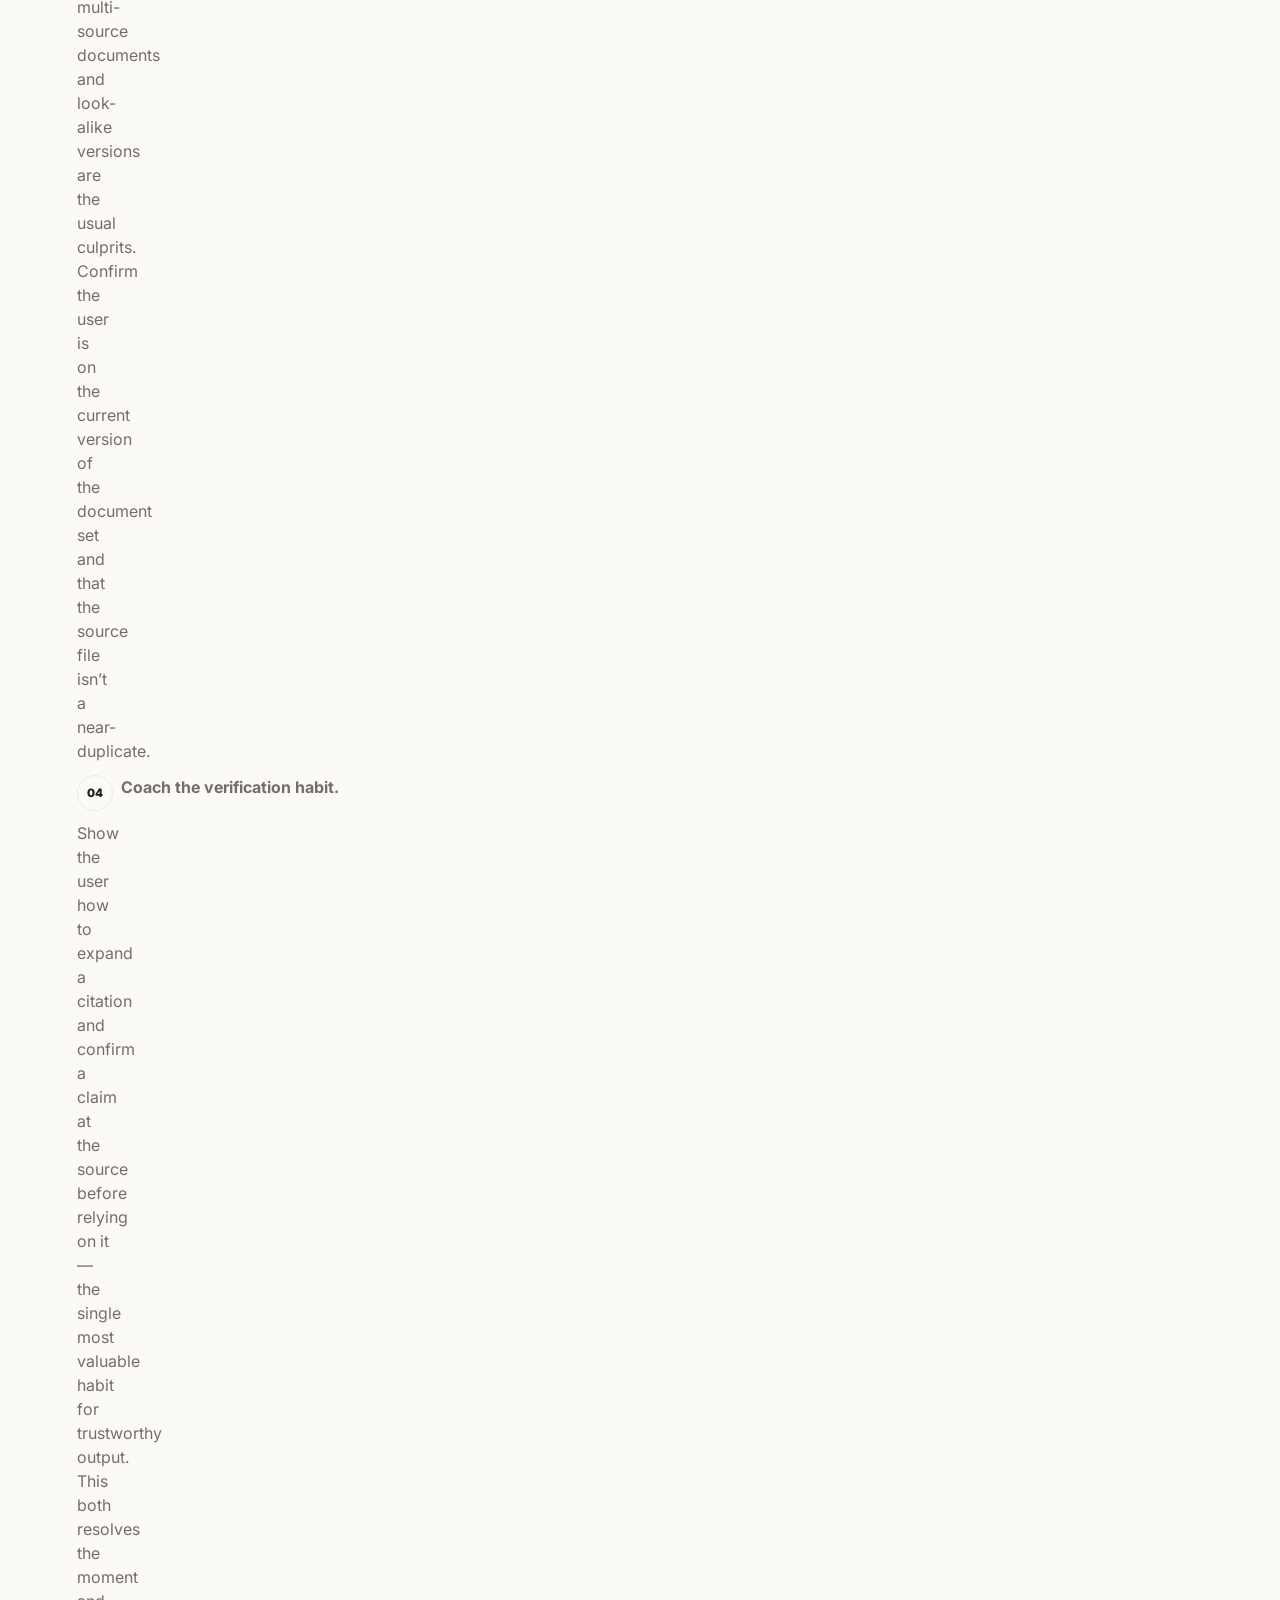
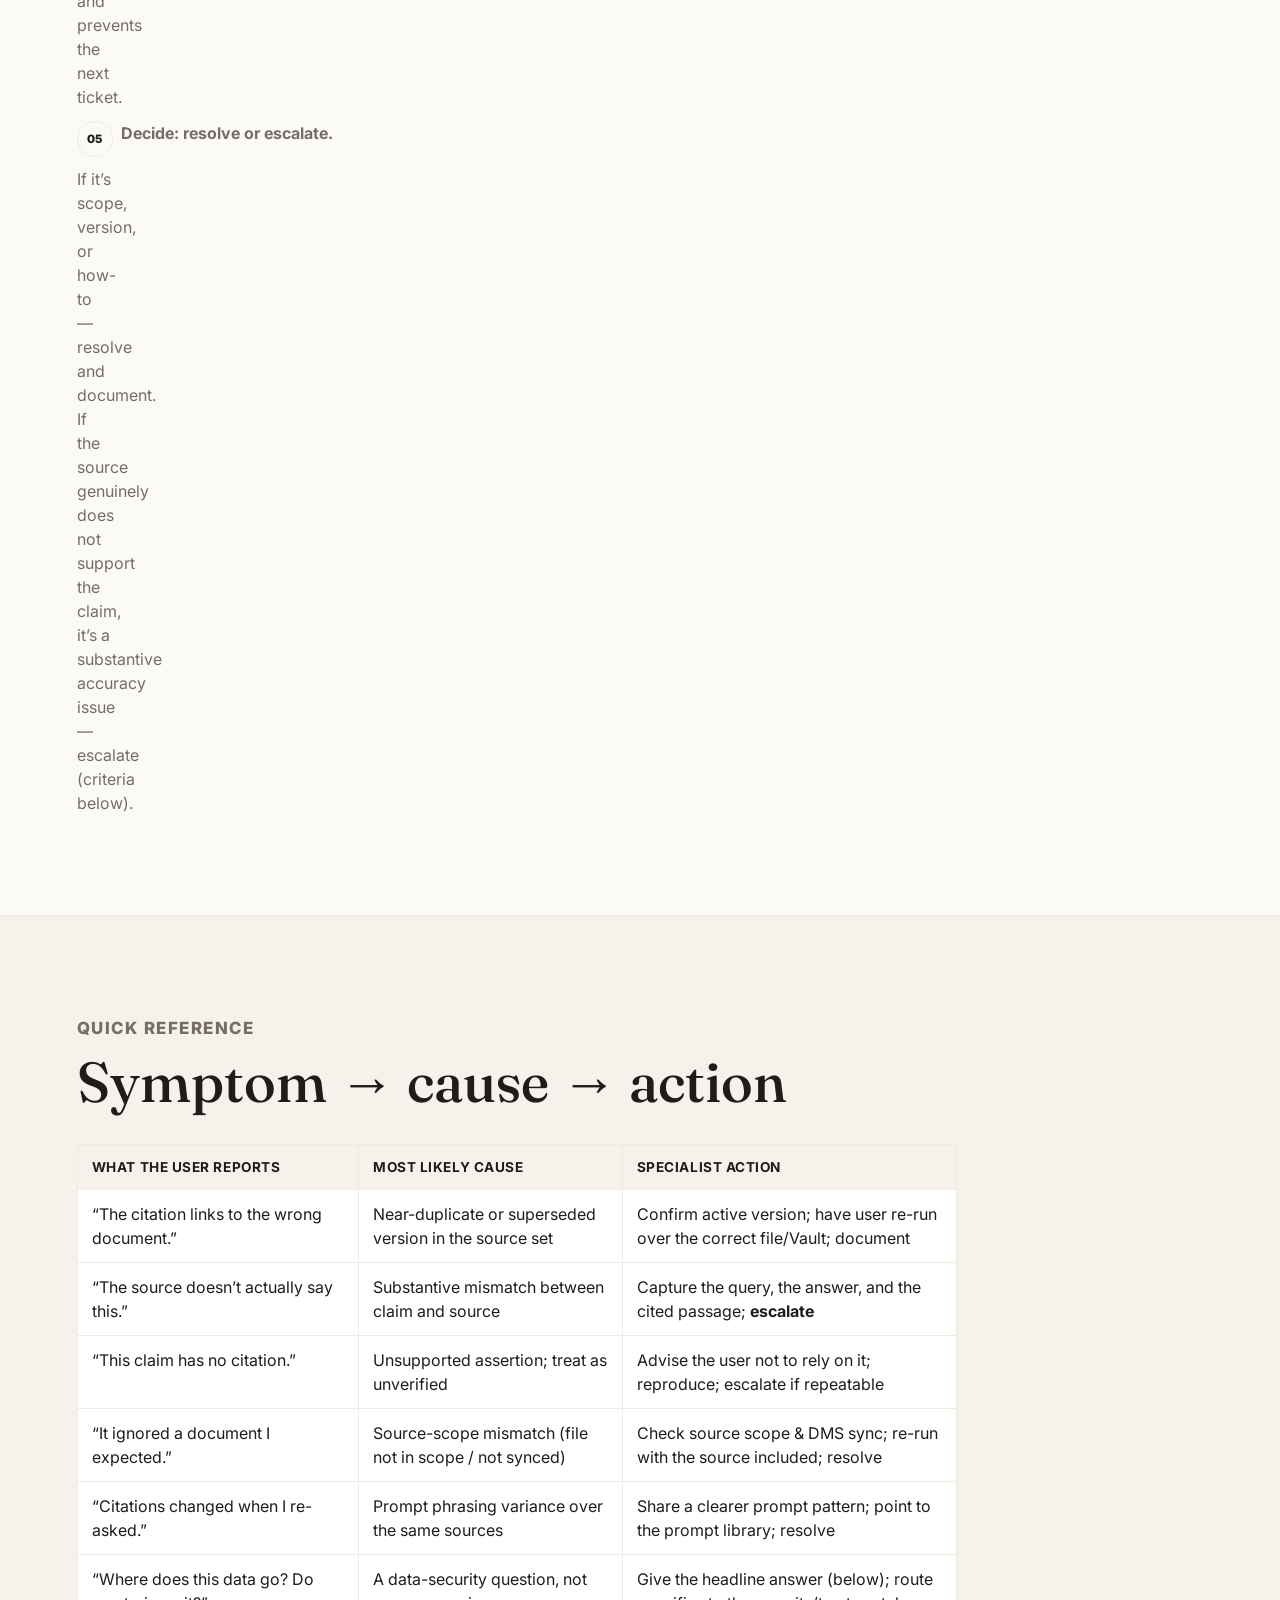
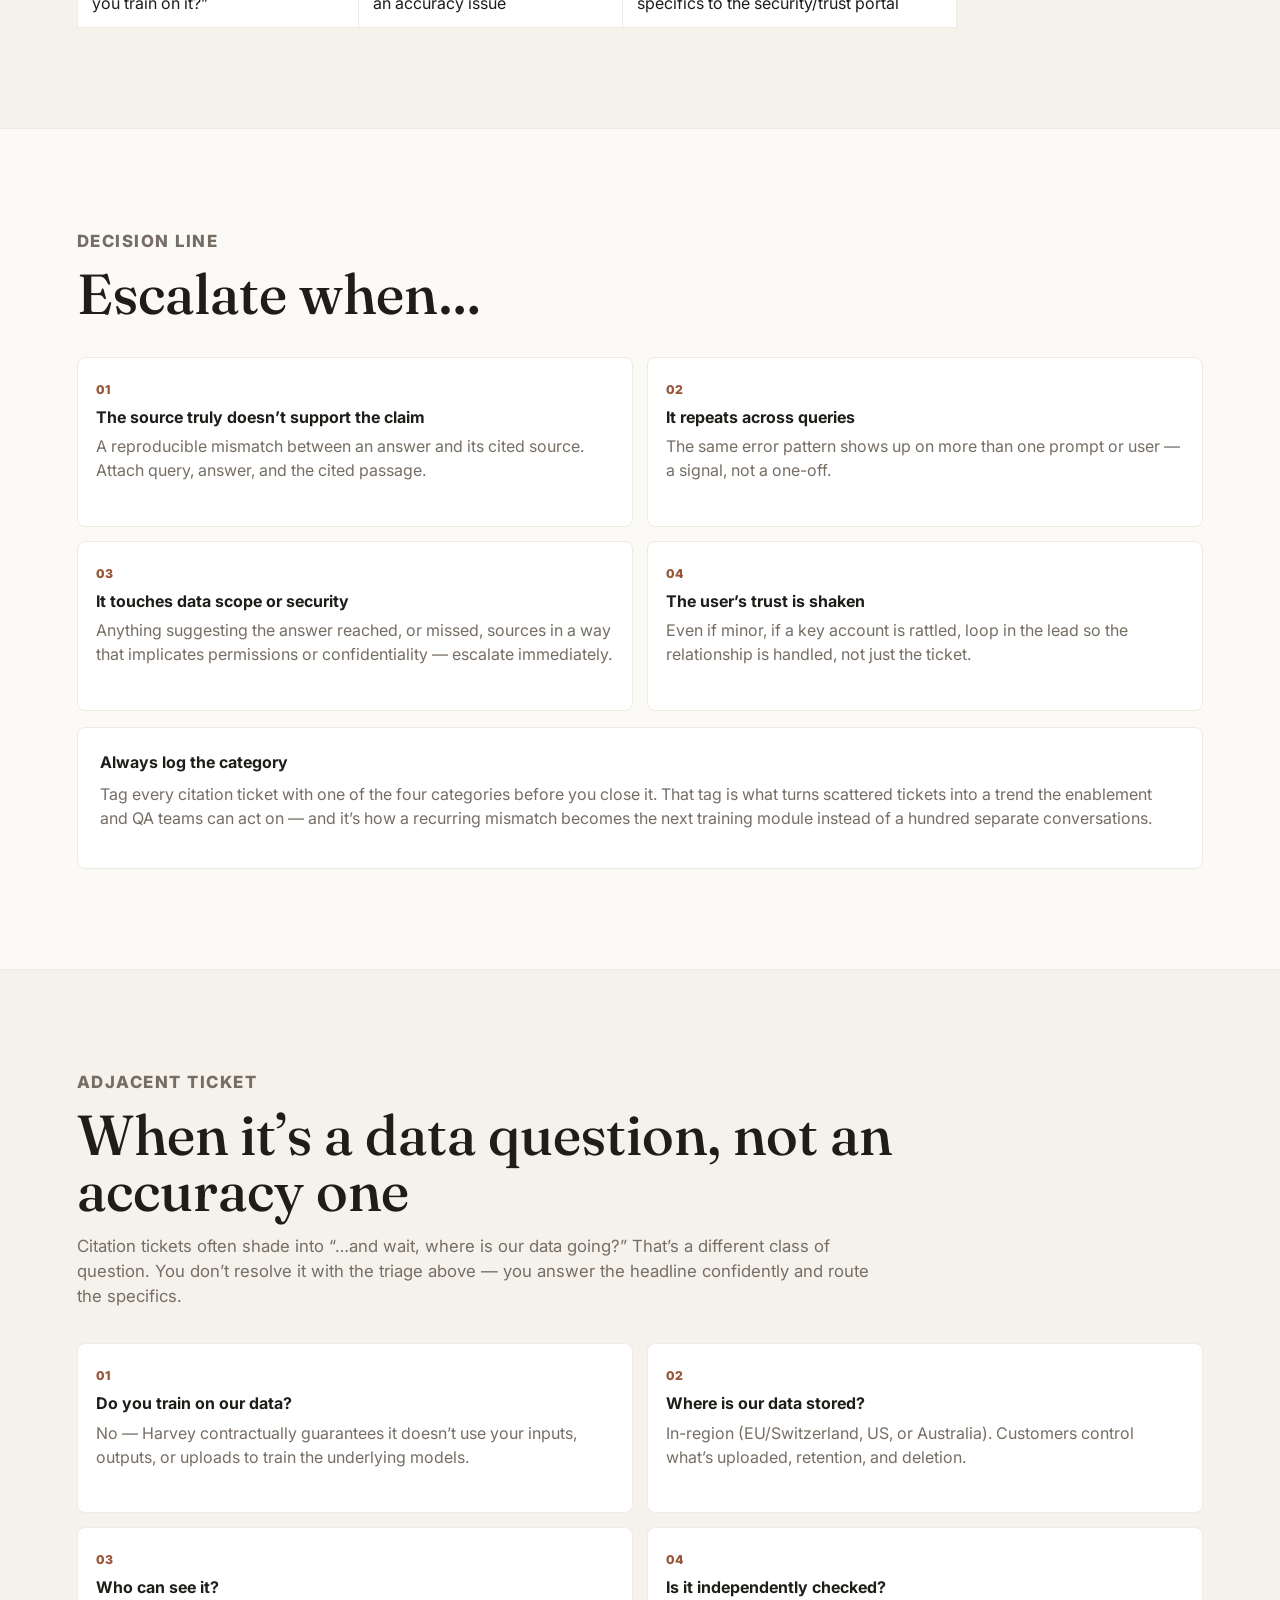
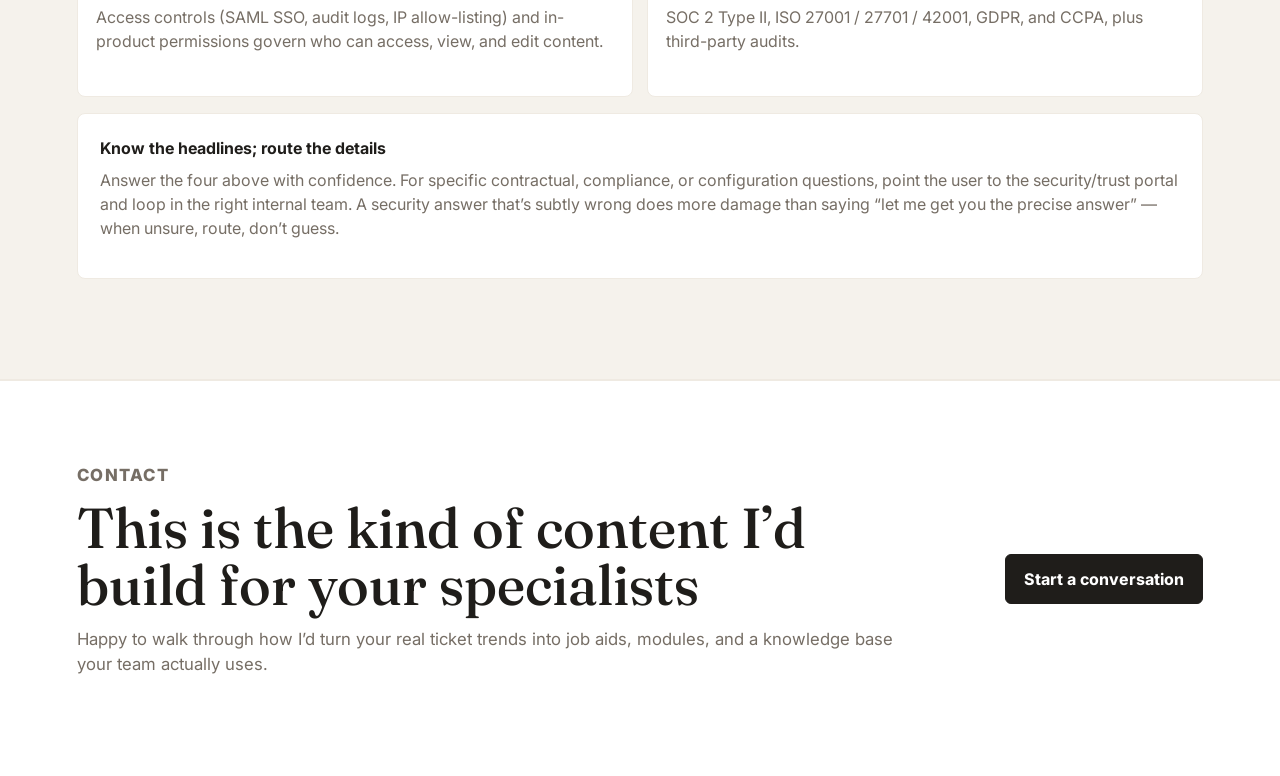
<file: support-job-aid.html>
<!doctype html>
<html lang="en">
  <head>
    <!-- Google tag (gtag.js) -->
    <script async src="https://www.googletagmanager.com/gtag/js?id=G-5SEJFHV82K"></script>
    <script>
      window.dataLayer = window.dataLayer || [];
      function gtag(){dataLayer.push(arguments);}
      gtag('js', new Date());
      gtag('config', 'G-5SEJFHV82K');
    </script>
    <meta charset="utf-8">
    <meta name="viewport" content="width=device-width, initial-scale=1">
    <title>Specialist Job Aid: Citation-Accuracy Tickets | Alex Donnelly</title>
    <meta
      name="description"
      content="A sample support-enablement deliverable: a quick-reference job aid for a specialist triaging a citation-accuracy ticket in Harvey Assistant."
    >
    <link rel="icon" href="favicon.svg" type="image/svg+xml">
    <link rel="icon" href="favicon.png" sizes="48x48">
    <link rel="apple-touch-icon" href="apple-touch-icon.png">
    <link rel="preconnect" href="https://fonts.googleapis.com">
    <link rel="preconnect" href="https://fonts.gstatic.com" crossorigin>
    <link href="https://fonts.googleapis.com/css2?family=Fraunces:opsz,wght@9..144,400;9..144,500;9..144,600&family=Inter:wght@400;500;600;700;800&display=swap" rel="stylesheet">
    <link rel="stylesheet" href="styles.css?v=5">
  </head>
  <body>
    <header class="site-header">
      <a class="brand" href="index.html" aria-label="The Human Layer home">
        <span class="brand-mark" aria-hidden="true">HL</span>
        <span>
          <strong>The Human Layer</strong>
          <small>Alex Donnelly</small>
        </span>
      </a>

      <nav class="nav" aria-label="Primary navigation">
        <a href="index.html#about">About</a>
        <a href="index.html#blueprint">Enablement</a>
        <a href="index.html#samples">Samples</a>
        <a href="index.html#takeaways">Writing</a>
        <a href="index.html#contact">Contact</a>
      </nav>
    </header>

    <main id="top">
      <section class="section">
        <div class="section-heading">
          <p class="eyebrow">Sample deliverable &middot; Support job aid</p>
          <h2>Specialist job aid: triaging a citation-accuracy ticket</h2>
          <p>
            A one-page quick-reference for a support specialist who receives a ticket that says, in
            effect, &ldquo;Harvey&rsquo;s answer cited something that doesn&rsquo;t look right.&rdquo;
            The goal is a fast, consistent triage path, a clear escalation line, and a calm,
            accurate message back to the user.
          </p>
        </div>

        <div class="project-preview" role="note">
          <strong>About this sample</strong>
          <p>
            This is an independent work sample I built to show how I&rsquo;d approach support enablement
            content. It is based only on Harvey&rsquo;s public product information and is not affiliated
            with, authorized by, or endorsed by Harvey. It contains no confidential or internal material;
            steps, thresholds, and tags are illustrative and would be replaced with real ones on the job.
          </p>
        </div>
      </section>

      <section class="section muted">
        <div class="section-heading">
          <p class="eyebrow">Orientation</p>
          <h2>Why this ticket matters</h2>
          <p>
            Citations are how Harvey lets a user verify an answer before they rely on it &mdash; the
            ability to check a claim against its source is core to trust in the product. So a
            citation that looks wrong isn&rsquo;t a cosmetic bug to the user; it&rsquo;s a question about
            whether they can trust the tool at all. How a specialist handles it shapes confidence well
            beyond the single ticket.
          </p>
        </div>
        <div class="project-preview" role="note">
          <strong>First, classify the report in one read</strong>
          <p>
            &ldquo;Citation accuracy&rdquo; usually means one of four things. Naming which one you&rsquo;re
            looking at decides everything that follows: a <em>wrong link</em> (citation opens the wrong
            place), a <em>mismatch</em> (the cited source doesn&rsquo;t support the sentence), a
            <em>missing source</em> (a claim with no citation), or a <em>scope</em> issue (the user
            expected a source Harvey wasn&rsquo;t given access to).
          </p>
        </div>
      </section>

      <section class="section">
        <div class="section-heading">
          <p class="eyebrow">Triage</p>
          <h2>The 5-step path</h2>
          <p>Work top to bottom. Most tickets resolve by step 3.</p>
        </div>
        <ol class="timeline">
          <li><strong>Reproduce the scope.</strong> Confirm what sources the query actually ran over &mdash;
          uploads, a Vault, a DMS connection, premium databases, or web. Most &ldquo;wrong&rdquo; citations
          are really a source-scope mismatch: Harvey can only cite what it was given.</li>
          <li><strong>Open the citation.</strong> Click through to the cited passage and read it against the
          sentence it supports. Decide which of the four categories (above) you&rsquo;re in.</li>
          <li><strong>Check for a known pattern.</strong> Long, multi-source documents and look-alike
          versions are the usual culprits. Confirm the user is on the current version of the document set
          and that the source file isn&rsquo;t a near-duplicate.</li>
          <li><strong>Coach the verification habit.</strong> Show the user how to expand a citation and
          confirm a claim at the source before relying on it &mdash; the single most valuable habit for
          trustworthy output. This both resolves the moment and prevents the next ticket.</li>
          <li><strong>Decide: resolve or escalate.</strong> If it&rsquo;s scope, version, or
          how-to &mdash; resolve and document. If the source genuinely does not support the claim, it&rsquo;s
          a substantive accuracy issue &mdash; escalate (criteria below).</li>
        </ol>
      </section>

      <section class="section muted">
        <div class="section-heading">
          <p class="eyebrow">Quick reference</p>
          <h2>Symptom &rarr; cause &rarr; action</h2>
        </div>
        <table class="rubric triage">
          <thead>
            <tr><th>What the user reports</th><th>Most likely cause</th><th>Specialist action</th></tr>
          </thead>
          <tbody>
            <tr>
              <td>&ldquo;The citation links to the wrong document.&rdquo;</td>
              <td>Near-duplicate or superseded version in the source set</td>
              <td>Confirm active version; have user re-run over the correct file/Vault; document</td>
            </tr>
            <tr>
              <td>&ldquo;The source doesn&rsquo;t actually say this.&rdquo;</td>
              <td>Substantive mismatch between claim and source</td>
              <td>Capture the query, the answer, and the cited passage; <strong>escalate</strong></td>
            </tr>
            <tr>
              <td>&ldquo;This claim has no citation.&rdquo;</td>
              <td>Unsupported assertion; treat as unverified</td>
              <td>Advise the user not to rely on it; reproduce; escalate if repeatable</td>
            </tr>
            <tr>
              <td>&ldquo;It ignored a document I expected.&rdquo;</td>
              <td>Source-scope mismatch (file not in scope / not synced)</td>
              <td>Check source scope &amp; DMS sync; re-run with the source included; resolve</td>
            </tr>
            <tr>
              <td>&ldquo;Citations changed when I re-asked.&rdquo;</td>
              <td>Prompt phrasing variance over the same sources</td>
              <td>Share a clearer prompt pattern; point to the prompt library; resolve</td>
            </tr>
            <tr>
              <td>&ldquo;Where does this data go? Do you train on it?&rdquo;</td>
              <td>A data-security question, not an accuracy issue</td>
              <td>Give the headline answer (below); route specifics to the security/trust portal</td>
            </tr>
          </tbody>
        </table>
      </section>

      <section class="section">
        <div class="section-heading">
          <p class="eyebrow">Decision line</p>
          <h2>Escalate when&hellip;</h2>
        </div>
        <div class="enablement-cards">
          <article>
            <span>01</span>
            <h4>The source truly doesn&rsquo;t support the claim</h4>
            <p>A reproducible mismatch between an answer and its cited source. Attach query, answer, and the
            cited passage.</p>
          </article>
          <article>
            <span>02</span>
            <h4>It repeats across queries</h4>
            <p>The same error pattern shows up on more than one prompt or user &mdash; a signal, not a
            one-off.</p>
          </article>
          <article>
            <span>03</span>
            <h4>It touches data scope or security</h4>
            <p>Anything suggesting the answer reached, or missed, sources in a way that implicates
            permissions or confidentiality &mdash; escalate immediately.</p>
          </article>
          <article>
            <span>04</span>
            <h4>The user&rsquo;s trust is shaken</h4>
            <p>Even if minor, if a key account is rattled, loop in the lead so the relationship is handled,
            not just the ticket.</p>
          </article>
        </div>
        <div class="project-preview" role="note">
          <strong>Always log the category</strong>
          <p>
            Tag every citation ticket with one of the four categories before you close it. That tag is what
            turns scattered tickets into a trend the enablement and QA teams can act on &mdash; and it&rsquo;s
            how a recurring mismatch becomes the next training module instead of a hundred separate
            conversations.
          </p>
        </div>
      </section>

      <section class="section muted">
        <div class="section-heading">
          <p class="eyebrow">Adjacent ticket</p>
          <h2>When it&rsquo;s a data question, not an accuracy one</h2>
          <p>
            Citation tickets often shade into &ldquo;&hellip;and wait, where is our data going?&rdquo;
            That&rsquo;s a different class of question. You don&rsquo;t resolve it with the triage above
            &mdash; you answer the headline confidently and route the specifics.
          </p>
        </div>
        <div class="enablement-cards">
          <article>
            <span>01</span>
            <h4>Do you train on our data?</h4>
            <p>No &mdash; Harvey contractually guarantees it doesn&rsquo;t use your inputs, outputs, or
            uploads to train the underlying models.</p>
          </article>
          <article>
            <span>02</span>
            <h4>Where is our data stored?</h4>
            <p>In-region (EU/Switzerland, US, or Australia). Customers control what&rsquo;s uploaded,
            retention, and deletion.</p>
          </article>
          <article>
            <span>03</span>
            <h4>Who can see it?</h4>
            <p>Access controls (SAML SSO, audit logs, IP allow-listing) and in-product permissions govern
            who can access, view, and edit content.</p>
          </article>
          <article>
            <span>04</span>
            <h4>Is it independently checked?</h4>
            <p>SOC 2 Type II, ISO 27001 / 27701 / 42001, GDPR, and CCPA, plus third-party audits.</p>
          </article>
        </div>
        <div class="project-preview" role="note">
          <strong>Know the headlines; route the details</strong>
          <p>
            Answer the four above with confidence. For specific contractual, compliance, or configuration
            questions, point the user to the security/trust portal and loop in the right internal team. A
            security answer that&rsquo;s subtly wrong does more damage than saying &ldquo;let me get you the
            precise answer&rdquo; &mdash; when unsure, route, don&rsquo;t guess.
          </p>
        </div>
      </section>

      <section class="contact-section">
        <div>
          <p class="eyebrow">Contact</p>
          <h2>This is the kind of content I&rsquo;d build for your specialists</h2>
          <p>
            Happy to walk through how I&rsquo;d turn your real ticket trends into job aids, modules, and a
            knowledge base your team actually uses.
          </p>
        </div>
        <a class="button primary" href="mailto:a.james.donnelly@gmail.com">Start a conversation</a>
      </section>
    </main>
  </body>
</html>
</file>
<file: styles.css>
:root {
  color-scheme: light;
  --ink: #1f1d1a;
  --muted: #766e65;
  --line: #efeae2;
  --paper: #fbfaf7;
  --soft: #f5f2ec;
  --blue: #8a5a34;
  --green: #5f6b4f;
  --gold: #a36a2e;
  --rust: #9a5638;
  --white: #ffffff;
  --shadow: 0 16px 44px rgba(31, 29, 26, 0.07);
}

* {
  box-sizing: border-box;
}

html {
  scroll-behavior: smooth;
}

body {
  margin: 0;
  background: var(--paper);
  color: var(--ink);
  font-family:
    Inter, ui-sans-serif, system-ui, -apple-system, BlinkMacSystemFont, "Segoe UI", sans-serif;
  line-height: 1.5;
}

a {
  color: inherit;
}

.site-header {
  position: sticky;
  top: 0;
  z-index: 10;
  display: flex;
  align-items: center;
  justify-content: space-between;
  gap: 24px;
  padding: 16px clamp(18px, 4vw, 56px);
  border-bottom: 1px solid var(--line);
  background: rgba(251, 250, 247, 0.82);
  backdrop-filter: blur(16px);
}

.brand {
  display: inline-flex;
  align-items: center;
  gap: 12px;
  min-width: 230px;
  text-decoration: none;
}

.brand-mark {
  display: grid;
  width: 44px;
  height: 44px;
  place-items: center;
  border: 1px solid var(--ink);
  background: var(--ink);
  color: var(--white);
  font-size: 0.78rem;
  font-weight: 800;
}

.brand strong,
.brand small {
  display: block;
}

.brand strong {
  font-size: 0.94rem;
}

.brand small {
  color: var(--muted);
  font-size: 0.78rem;
}

.nav {
  display: flex;
  flex-wrap: wrap;
  justify-content: flex-end;
  gap: 8px 20px;
  color: var(--muted);
  font-size: 0.94rem;
}

.nav a {
  text-decoration: none;
}

.nav a:hover {
  color: var(--ink);
}

.hero {
  display: grid;
  grid-template-columns: minmax(0, 1.25fr) minmax(300px, 0.7fr);
  gap: clamp(28px, 5vw, 64px);
  align-items: center;
  min-height: calc(84svh - 78px);
  padding: clamp(30px, 4vw, 52px) clamp(18px, 6vw, 80px) clamp(22px, 3vw, 38px);
  border-bottom: 1px solid var(--line);
}

.eyebrow {
  margin: 0 0 12px;
  color: var(--rust);
  font-size: 0.78rem;
  font-weight: 800;
  letter-spacing: 0.09em;
  text-transform: uppercase;
}

h1,
h2,
h3,
h4,
p {
  margin-top: 0;
}

h1 {
  max-width: 910px;
  margin-bottom: 18px;
  font-family: "Fraunces", Georgia, "Times New Roman", serif;
  font-size: clamp(2.7rem, 4vw, 4.35rem);
  font-weight: 500;
  letter-spacing: 0;
  line-height: 1;
}

.lede {
  max-width: 760px;
  color: var(--muted);
  font-size: clamp(1.04rem, 1.55vw, 1.22rem);
}

.hero-actions {
  display: flex;
  flex-wrap: wrap;
  gap: 12px;
  margin-top: 26px;
}

.button {
  display: inline-flex;
  align-items: center;
  justify-content: center;
  min-height: 44px;
  padding: 12px 18px;
  border: 1px solid var(--ink);
  border-radius: 6px;
  font-weight: 750;
  text-decoration: none;
}

.button.primary {
  background: var(--ink);
  color: var(--white);
}

.button.secondary {
  background: transparent;
}

.systems-panel {
  border: 1px solid var(--line);
  border-radius: 8px;
  background:
    linear-gradient(135deg, rgba(31, 29, 26, 0.06), transparent 34%),
    linear-gradient(315deg, rgba(154, 86, 56, 0.10), transparent 40%),
    var(--white);
  box-shadow: var(--shadow);
  overflow: hidden;
}

.panel-head,
.legend {
  display: flex;
  align-items: center;
  justify-content: space-between;
  gap: 16px;
  padding: 16px;
  color: var(--muted);
  font-size: 0.84rem;
}

.panel-head {
  border-bottom: 1px solid var(--line);
}

.status-dot {
  color: var(--green);
  font-weight: 800;
}

.workflow-grid {
  display: grid;
  grid-template-columns: repeat(2, minmax(0, 1fr));
  gap: 12px;
  padding: 18px;
}

.workflow-node {
  position: relative;
  display: grid;
  min-height: 76px;
  place-items: center;
  border: 1px solid var(--line);
  border-radius: 8px;
  background: rgba(255, 255, 255, 0.82);
  font-weight: 800;
}

.workflow-node::after {
  content: "";
  position: absolute;
  right: -7px;
  bottom: -7px;
  width: 18px;
  height: 18px;
  border-radius: 50%;
  background: var(--blue);
}

.workflow-node.human::after {
  background: var(--gold);
}

.legend {
  border-top: 1px solid var(--line);
}

.legend span {
  display: inline-flex;
  align-items: center;
  gap: 8px;
}

.legend i {
  width: 10px;
  height: 10px;
  border-radius: 50%;
}

.human-key {
  background: var(--gold);
}

.ai-key {
  background: var(--blue);
}

.thesis-band {
  padding: 28px clamp(18px, 6vw, 80px);
  background: var(--ink);
  color: var(--white);
}

.thesis-band p {
  max-width: 1180px;
  margin: 0 auto;
  font-family: "Fraunces", Georgia, "Times New Roman", serif;
  font-size: clamp(1.35rem, 2.6vw, 2.35rem);
  line-height: 1.18;
}

.section {
  padding: clamp(58px, 8vw, 100px) clamp(18px, 6vw, 80px);
}

.section.muted {
  background: var(--soft);
  border-block: 1px solid var(--line);
}

.section-heading {
  max-width: 820px;
  margin-bottom: 34px;
}

.section-heading h2,
.contact-section h2 {
  margin-bottom: 14px;
  font-family: "Fraunces", Georgia, "Times New Roman", serif;
  font-size: clamp(2rem, 4.4vw, 4.2rem);
  font-weight: 500;
  line-height: 1;
}

.section-heading p,
.contact-section p {
  color: var(--muted);
  font-size: 1.05rem;
}

.blueprint-layout {
  display: grid;
  grid-template-columns: minmax(280px, 0.72fr) minmax(0, 1.28fr);
  gap: 18px;
}

.blueprint-stage,
.project-card,
.project-preview,
.writing-list article {
  border: 1px solid var(--line);
  border-radius: 8px;
  background: var(--white);
}

.blueprint-stage {
  padding: 22px;
}

.blueprint-stage.emphasized {
  background: #f8faf7;
}

.stage-header {
  margin-bottom: 22px;
}

.stage-header h3 {
  margin-bottom: 4px;
  font-size: 1.24rem;
}

.stage-header p {
  color: var(--muted);
}

.timeline {
  display: grid;
  grid-template-columns: minmax(0, 1fr);
  gap: 12px;
  margin: 0;
  padding: 0;
  list-style: none;
  counter-reset: workflow;
}

.timeline li {
  counter-increment: workflow;
  display: grid;
  grid-template-columns: 34px minmax(0, 1fr);
  gap: 10px;
  align-items: start;
  color: var(--muted);
}

.timeline li::before {
  content: counter(workflow, decimal-leading-zero);
  display: grid;
  width: 34px;
  height: 34px;
  place-items: center;
  border: 1px solid var(--line);
  border-radius: 50%;
  color: var(--ink);
  font-size: 0.72rem;
  font-weight: 850;
}

.enablement-cards,
.project-grid,
.writing-list {
  display: grid;
  grid-template-columns: repeat(2, minmax(0, 1fr));
  gap: 14px;
}

.enablement-cards article {
  min-height: 170px;
  padding: 18px;
  border: 1px solid var(--line);
  border-radius: 8px;
  background: var(--white);
}

.enablement-cards span,
.writing-list span {
  color: var(--rust);
  font-size: 0.76rem;
  font-weight: 850;
}

.enablement-cards h4,
.writing-list h3,
.project-card h3 {
  margin: 8px 0 8px;
  line-height: 1.16;
}

.enablement-cards p,
.writing-list p,
.project-card p,
.project-preview p {
  color: var(--muted);
}

.project-grid {
  grid-template-columns: repeat(3, minmax(0, 1fr));
}

.project-card {
  display: flex;
  min-height: 250px;
  flex-direction: column;
  padding: 22px;
}

.text-button {
  align-self: flex-start;
  margin-top: auto;
  padding: 0;
  border: 0;
  background: none;
  color: var(--blue);
  cursor: pointer;
  font: inherit;
  font-weight: 850;
}

.text-button:hover {
  text-decoration: underline;
}

.project-preview {
  margin-top: 16px;
  padding: 22px;
}

.project-preview strong {
  display: block;
  margin-bottom: 8px;
}

.writing-list article {
  padding: 22px;
}

.writing-list {
  grid-template-columns: repeat(2, minmax(0, 1fr));
}

.contact-section {
  display: grid;
  grid-template-columns: minmax(0, 1fr) auto;
  gap: 24px;
  align-items: center;
  padding: clamp(48px, 7vw, 82px) clamp(18px, 6vw, 80px);
  background: var(--white);
  border-top: 1px solid var(--line);
}

.contact-section > div {
  max-width: 850px;
}

@media (max-width: 920px) {
  .site-header,
  .contact-section {
    align-items: flex-start;
    flex-direction: column;
  }

  .hero,
  .blueprint-layout,
  .project-grid,
  .writing-list {
    grid-template-columns: 1fr;
  }

  .hero {
    min-height: auto;
  }

  .contact-section {
    display: flex;
  }
}

@media (max-width: 620px) {
  .site-header {
    position: static;
  }

  .brand {
    min-width: 0;
  }

  .nav {
    justify-content: flex-start;
  }

  .enablement-cards {
    grid-template-columns: 1fr;
  }

  .systems-panel {
    display: none;
  }

  .hero {
    padding-top: 32px;
    padding-bottom: 28px;
  }

  h1 {
    font-size: clamp(2.35rem, 11vw, 3rem);
    line-height: 1.03;
  }

  .panel-head,
  .legend {
    align-items: flex-start;
    flex-direction: column;
  }
}

.about-layout {
  display: grid;
  grid-template-columns: 280px 1fr;
  gap: 2.5rem;
  align-items: start;
}

.about-photo {
  width: 100%;
  height: auto;
  border-radius: 14px;
  box-shadow: var(--shadow);
  border: 1px solid var(--line);
}

.about-copy {
  margin: 0;
}

@media (max-width: 920px) {
  .about-layout {
    grid-template-columns: 1fr;
  }

  .about-photo {
    max-width: 240px;
  }
}

/* ===== Evaluation case study ===== */
.records-list,
.findings-list {
  display: grid;
  gap: 14px;
  max-width: 880px;
}

.record {
  padding: 16px 20px;
  border: 1px solid var(--line);
  border-radius: 8px;
  background: var(--white);
}

.record header {
  display: flex;
  align-items: baseline;
  gap: 10px;
  margin-bottom: 6px;
  color: var(--muted);
  font-size: 0.85rem;
  font-weight: 700;
}

.record-id {
  display: inline-grid;
  min-width: 34px;
  padding: 2px 6px;
  place-items: center;
  border-radius: 6px;
  background: var(--ink);
  color: var(--white);
  font-size: 0.74rem;
  font-weight: 850;
}

.record p {
  margin: 0;
  font-family: "Fraunces", Georgia, "Times New Roman", serif;
  font-size: 0.98rem;
}

.ai-chronology {
  display: grid;
  gap: 12px;
  max-width: 880px;
  margin: 0;
  padding: 0;
  list-style: none;
}

.ai-chronology li {
  position: relative;
  padding: 14px 18px;
  border: 1px solid var(--rust);
  border-left-width: 5px;
  border-radius: 8px;
  background: #fdf6f3;
}

.ai-chronology li.ok {
  border-color: var(--line);
  border-left-color: var(--green);
  background: var(--white);
}

.chrono-date {
  color: var(--muted);
  font-size: 0.8rem;
  font-weight: 850;
  letter-spacing: 0.04em;
  text-transform: uppercase;
}

.ai-chronology .flag {
  position: absolute;
  top: 12px;
  right: 14px;
  color: var(--rust);
  font-size: 0.8rem;
  font-weight: 850;
}

.ai-chronology p {
  margin: 6px 0 0;
}

.finding {
  padding: 20px 22px;
  border: 1px solid var(--line);
  border-radius: 8px;
  background: var(--white);
}

.finding h3 {
  display: flex;
  align-items: center;
  gap: 10px;
  margin-bottom: 10px;
}

.finding h3 span {
  display: inline-grid;
  min-width: 36px;
  padding: 3px 8px;
  place-items: center;
  border-radius: 6px;
  background: var(--rust);
  color: var(--white);
  font-size: 0.78rem;
  font-weight: 850;
}

.finding .vs {
  padding: 10px 14px;
  border-left: 3px solid var(--line);
  background: var(--soft);
  border-radius: 0 6px 6px 0;
  font-size: 0.95rem;
}

.finding .catch {
  margin-bottom: 0;
  color: var(--blue);
}

.rubric {
  width: 100%;
  max-width: 880px;
  border-collapse: collapse;
  background: var(--white);
}

.rubric th,
.rubric td {
  padding: 12px 14px;
  border: 1px solid var(--line);
  text-align: left;
}

.rubric th {
  background: var(--soft);
  font-size: 0.85rem;
  letter-spacing: 0.04em;
  text-transform: uppercase;
}

.rubric td:last-child {
  font-weight: 850;
  white-space: nowrap;
}

a.text-button {
  text-decoration: none;
}

a.text-button:hover {
  text-decoration: underline;
}

.post-body {
  max-width: 740px;
}

.post-body p {
  margin-bottom: 1.2em;
  font-size: 1.05rem;
  line-height: 1.65;
}

.writing-list h3 a {
  text-decoration: none;
}

.writing-list h3 a:hover {
  text-decoration: underline;
}

/* Hero stack diagram: The Human Layer */
.stack {
  display: grid;
  gap: 6px;
  padding: 22px;
}

.stack-layer {
  display: grid;
  gap: 2px;
  padding: 16px 18px;
  border: 1px solid var(--line);
  border-radius: 8px;
  background: rgba(255, 255, 255, 0.85);
  text-align: center;
}

.stack-layer strong {
  font-size: 1.02rem;
}

.stack-layer span {
  color: var(--muted);
  font-size: 0.82rem;
}

.stack-layer.human-layer {
  border-color: var(--ink);
  background: var(--ink);
  box-shadow: var(--shadow);
}

.stack-layer.human-layer strong {
  color: var(--white);
  font-family: "Fraunces", Georgia, "Times New Roman", serif;
  font-size: 1.18rem;
  font-weight: 500;
}

.stack-layer.human-layer span {
  color: rgba(251, 252, 250, 0.75);
}

.stack-flow {
  color: var(--gold);
  font-size: 0.6rem;
  letter-spacing: 0.4em;
  text-align: center;
}

.project-grid.single {
  grid-template-columns: 1fr;
  max-width: 780px;
}

.project-grid.single .project-card {
  min-height: 0;
  gap: 6px;
}

.blueprint-cta {
  max-width: 780px;
}

.blueprint-cta a {
  color: var(--blue);
  font-weight: 750;
}

/* Workflow inventory table: balance column widths */
.rubric.inventory {
  table-layout: fixed;
}

.rubric.inventory th:nth-child(1) { width: 16%; }
.rubric.inventory th:nth-child(2) { width: 32%; }
.rubric.inventory th:nth-child(3) { width: 27%; }
.rubric.inventory th:nth-child(4) { width: 25%; }

.rubric.inventory td:last-child {
  font-weight: 400;
  white-space: normal;
}

/* Triage job-aid table: balanced 3-column layout */
.rubric.triage {
  table-layout: fixed;
}

.rubric.triage th,
.rubric.triage td {
  vertical-align: top;
  word-wrap: break-word;
  overflow-wrap: break-word;
}

.rubric.triage th:nth-child(1) { width: 32%; }
.rubric.triage th:nth-child(2) { width: 30%; }
.rubric.triage th:nth-child(3) { width: 38%; }

.rubric.triage td:last-child {
  font-weight: 400;
  white-space: normal;
}

/* Product-update format-map table: balanced 4-column layout */
.rubric.formats {
  table-layout: fixed;
}

.rubric.formats th,
.rubric.formats td {
  vertical-align: top;
  word-wrap: break-word;
  overflow-wrap: break-word;
}

.rubric.formats th:nth-child(1) { width: 18%; }
.rubric.formats th:nth-child(2) { width: 18%; }
.rubric.formats th:nth-child(3) { width: 20%; }
.rubric.formats th:nth-child(4) { width: 44%; }

.rubric.formats td:last-child {
  font-weight: 400;
  white-space: normal;
}

/* Release-note block (mirrors Harvey's release-notes layout) */
.relnote {
  max-width: 760px;
  padding: 26px 28px;
  border: 1px solid var(--line);
  border-radius: 10px;
  background: var(--white);
  box-shadow: var(--shadow);
}

.relnote-head {
  display: flex;
  align-items: baseline;
  justify-content: space-between;
  gap: 16px;
  flex-wrap: wrap;
}

.relnote-head h3 {
  margin: 0;
  font-family: "Fraunces", Georgia, "Times New Roman", serif;
  font-weight: 500;
  font-size: 1.65rem;
  line-height: 1.1;
}

.relnote-date {
  color: var(--muted);
  font-size: 0.85rem;
  white-space: nowrap;
}

.pill {
  display: inline-block;
  margin-top: 12px;
  padding: 4px 12px;
  border-radius: 999px;
  background: var(--soft);
  color: var(--muted);
  font-size: 0.74rem;
  font-weight: 700;
  letter-spacing: 0.02em;
}

.relnote-meta {
  display: grid;
  grid-template-columns: repeat(auto-fit, minmax(130px, 1fr));
  gap: 14px 22px;
  margin: 20px 0;
  padding: 18px 0;
  border-top: 1px solid var(--line);
  border-bottom: 1px solid var(--line);
}

.relnote-meta div {
  display: grid;
  gap: 3px;
}

.relnote-meta dt {
  margin: 0;
  color: var(--muted);
  font-size: 0.68rem;
  font-weight: 800;
  letter-spacing: 0.08em;
  text-transform: uppercase;
}

.relnote-meta dd {
  margin: 0;
  font-size: 0.92rem;
  color: var(--ink);
}

.relnote h4 {
  margin: 18px 0 6px;
  color: var(--rust);
  font-size: 0.76rem;
  font-weight: 800;
  letter-spacing: 0.08em;
  text-transform: uppercase;
}

.relnote p {
  margin: 0;
  color: var(--muted);
}

.relnote p + h4 {
  margin-top: 18px;
}

/* Subtle hovers & dividers (restrained, Harvey-style) */
.project-card,
.writing-list article,
.enablement-cards article,
.blueprint-stage,
.finding,
.record,
.systems-panel {
  transition: border-color 0.22s ease, box-shadow 0.22s ease, transform 0.22s ease;
}

.project-card:hover,
.writing-list article:hover,
.enablement-cards article:hover,
.finding:hover {
  border-color: #e0d8cb;
  box-shadow: 0 10px 30px rgba(31, 29, 26, 0.05);
}

.nav a {
  transition: color 0.18s ease;
}

.text-button {
  transition: color 0.18s ease;
}

/* Two-column meta table (label / value) */
.rubric.meta {
  table-layout: fixed;
}

.rubric.meta td {
  vertical-align: top;
}

.rubric.meta td:nth-child(1) { width: 22%; }

.rubric.meta td:last-child {
  font-weight: 400;
  white-space: normal;
}
</file>
